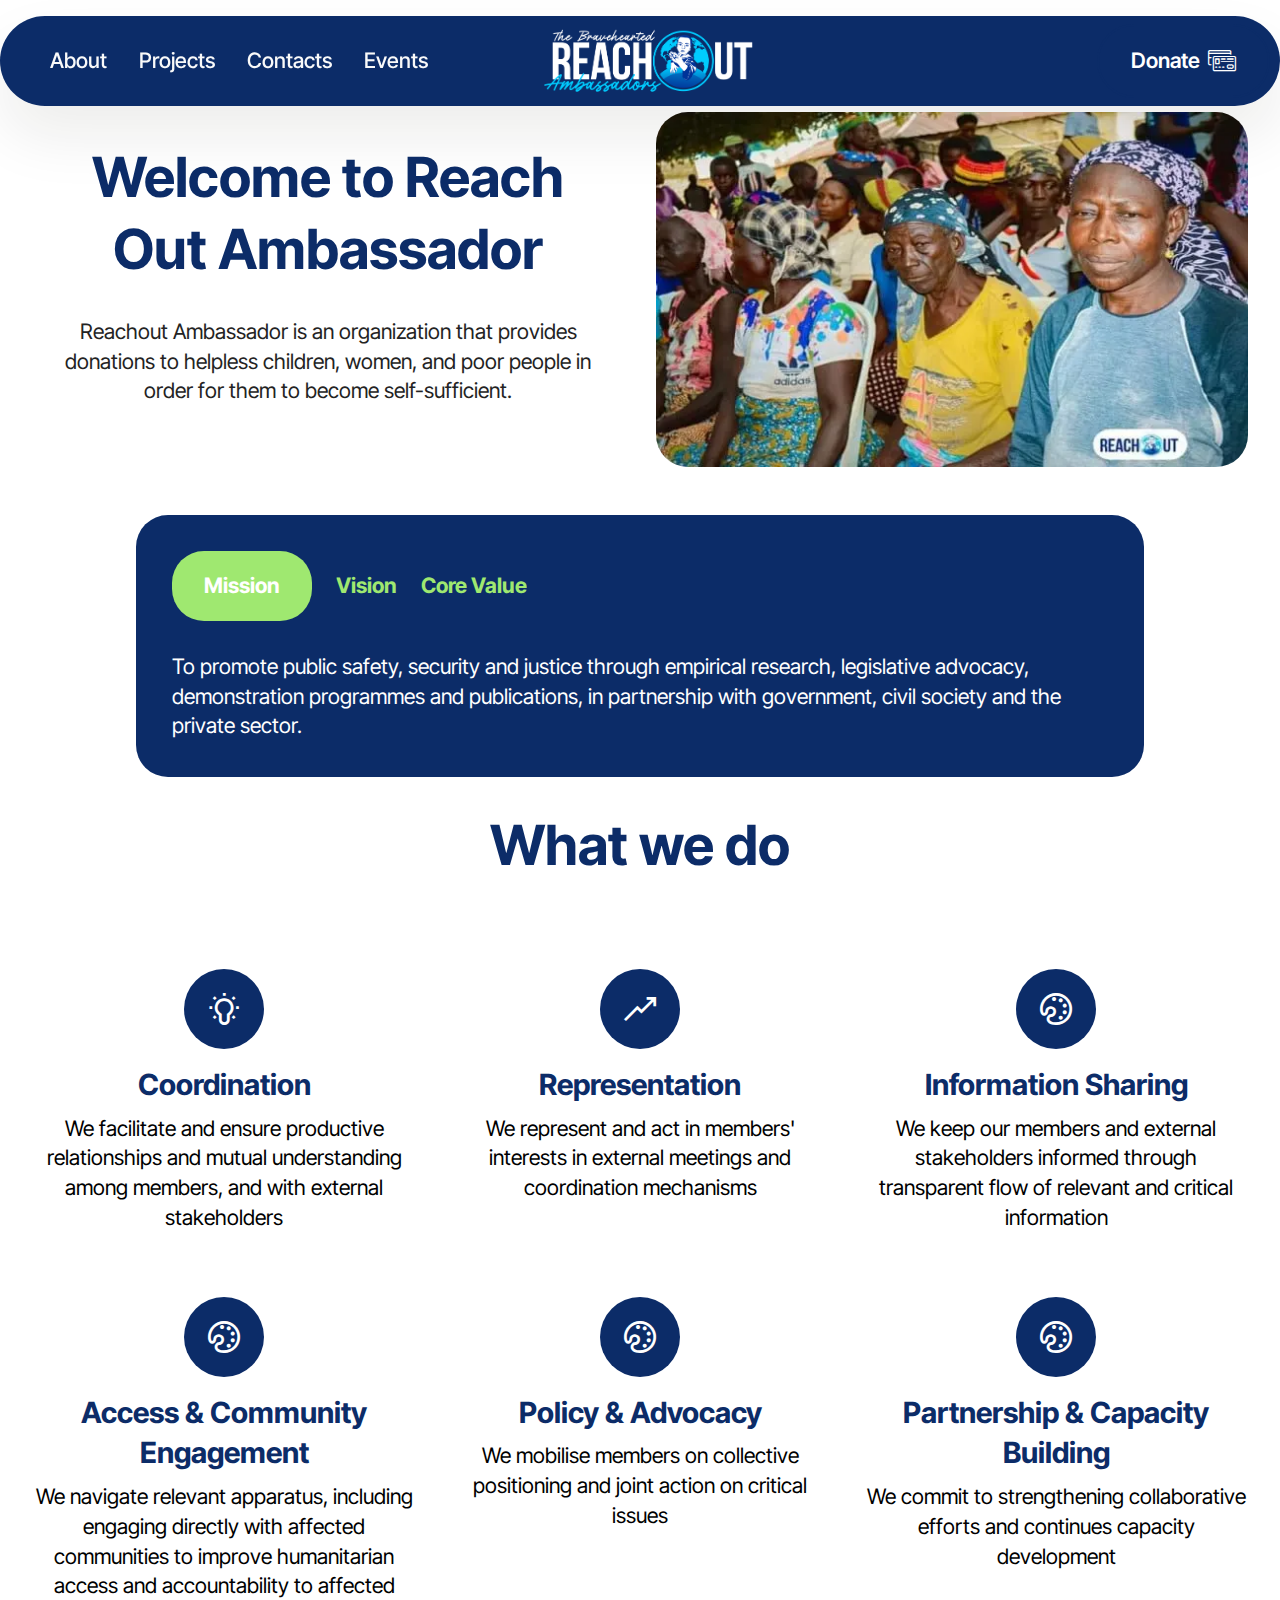
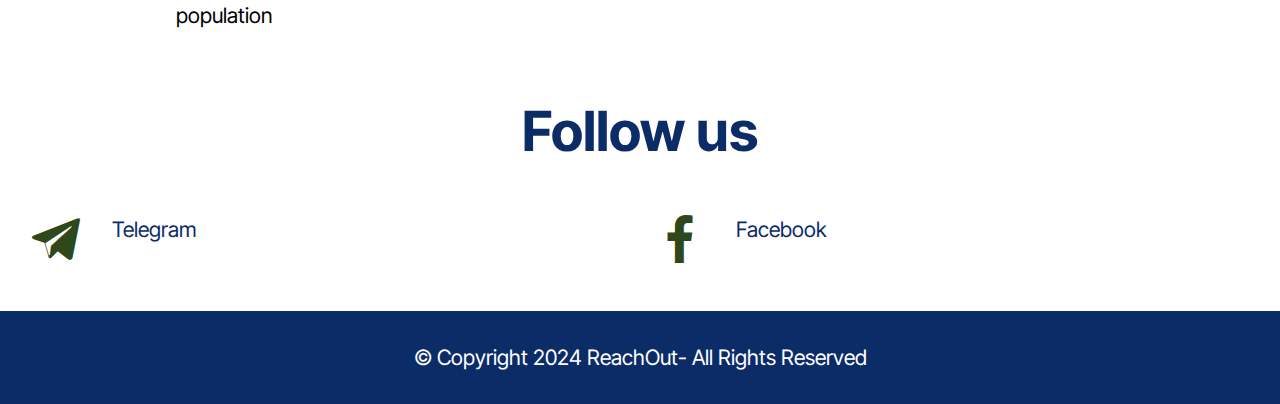
<file: index.html>
<!DOCTYPE html>
<html  >
<head>
  <!-- Site made with Mobirise Website Builder v5.9.24, https://mobirise.com -->
  <meta charset="UTF-8">
  <meta http-equiv="X-UA-Compatible" content="IE=edge">
  <meta name="generator" content="Mobirise v5.9.24, mobirise.com">
  <meta name="viewport" content="width=device-width, initial-scale=1, minimum-scale=1">
  <link rel="shortcut icon" href="assets/images/reachout.png" type="image/x-icon">
  <meta name="description" content="">
  
  
  <title>Home</title>
  <link rel="stylesheet" href="assets/web/assets/mobirise-icons2/mobirise2.css">
  <link rel="stylesheet" href="assets/web/assets/mobirise-icons/mobirise-icons.css">
  <link rel="stylesheet" href="assets/bootstrap/css/bootstrap.min.css">
  <link rel="stylesheet" href="assets/bootstrap/css/bootstrap-grid.min.css">
  <link rel="stylesheet" href="assets/bootstrap/css/bootstrap-reboot.min.css">
  <link rel="stylesheet" href="assets/dropdown/css/style.css">
  <link rel="stylesheet" href="assets/socicon/css/styles.css">
  <link rel="stylesheet" href="assets/theme/css/style.css">
  <link rel="preload" href="https://fonts.googleapis.com/css?family=Inter+Tight:100,200,300,400,500,600,700,800,900,100i,200i,300i,400i,500i,600i,700i,800i,900i&display=swap" as="style" onload="this.onload=null;this.rel='stylesheet'">
  <noscript><link rel="stylesheet" href="https://fonts.googleapis.com/css?family=Inter+Tight:100,200,300,400,500,600,700,800,900,100i,200i,300i,400i,500i,600i,700i,800i,900i&display=swap"></noscript>
  <link rel="preload" as="style" href="assets/mobirise/css/mbr-additional.css?v=uFgCKf"><link rel="stylesheet" href="assets/mobirise/css/mbr-additional.css?v=uFgCKf" type="text/css">

  
  
  
</head>
<body>
  
  <section data-bs-version="5.1" class="menu menu4 cid-ut9Uj3J0Cj" once="menu" id="menu04-0">
	

	<nav class="navbar navbar-dropdown navbar-fixed-top navbar-expand-lg">
		<div class="container">
			<div class="navbar-brand">
				<span class="navbar-logo">
					
						<img src="assets/images/reachout.png" alt="ReachOut Ambassador" style="height: 3.9rem;">
					
				</span>
				
			</div>
			<button class="navbar-toggler" type="button" data-toggle="collapse" data-bs-toggle="collapse" data-target="#navbarSupportedContent" data-bs-target="#navbarSupportedContent" aria-controls="navbarNavAltMarkup" aria-expanded="false" aria-label="Toggle navigation">
				<div class="hamburger">
					<span></span>
					<span></span>
					<span></span>
					<span></span>
				</div>
			</button>
			<div class="collapse navbar-collapse" id="navbarSupportedContent">
				<ul class="navbar-nav nav-dropdown" data-app-modern-menu="true"><li class="nav-item">
						<a class="nav-link link text-white text-primary display-4" href="https://google.com">About</a>
					</li>
					<li class="nav-item">
						<a class="nav-link link show text-white text-primary display-4" href="index.html" aria-expanded="false">Projects</a>
					</li>
					<li class="nav-item">
						<a class="nav-link link text-white text-primary display-4" href="contact.html">Contacts</a>
					</li><li class="nav-item"><a class="nav-link link text-white text-primary display-4" href="event.html" aria-expanded="false">Events</a></li></ul>
				
				<div class="navbar-buttons mbr-section-btn"><a class="btn btn-primary display-4" href="donate.html"><span class="mbri-credit-card mbr-iconfont mbr-iconfont-btn"></span>Donate</a></div>
			</div>
		</div>
	</nav>
</section>

<section data-bs-version="5.1" class="header1 cid-ut9VYM1GdE" id="header01-2">
	

	
	

	<div class="container-fluid">
		<div class="row justify-content-center">
			<div class="col-12 col-md-12 col-lg-6 image-wrapper">
				<img class="w-100" src="assets/images/6715e21a22d491729487386-1-600x360.webp" alt="ROA">
			</div>
			<div class="col-12 col-lg col-md-12">
				<div class="text-wrapper align-left">
					<h1 class="mbr-section-title mbr-fonts-style mb-4 display-2"><strong>Welcome to Reach Out&nbsp;Ambassador</strong></h1>
					<p class="mbr-text mbr-fonts-style mb-4 display-7">
						Reachout Ambassador is an organization that provides donations to helpless children, women, and poor people in order for them to become self-sufficient.
					</p>
					
				</div>
			</div>
		</div>
	</div>
</section>

<section data-bs-version="5.1" class="tabs content18 cid-ut9XvgHuuL" id="tabs1-5">

    

    
    
    <div class="container">
        
        <div class="row justify-content-center">
            <div class="col-12 col-md-10">
                <div class="item-wrapper">
                    <ul class="nav nav-tabs mb-4" role="tablist">
                        <li class="nav-item first mbr-fonts-style"><a class="nav-link mbr-fonts-style show active display-7" role="tab" data-toggle="tab" data-bs-toggle="tab" href="#tabs1-5_tab0" aria-selected="true"><strong>Mission</strong></a></li>
                        <li class="nav-item"><a class="nav-link mbr-fonts-style active display-7" role="tab" data-toggle="tab" data-bs-toggle="tab" href="#tabs1-5_tab1" aria-selected="true"><strong>Vision</strong></a></li>
                        <li class="nav-item"><a class="nav-link mbr-fonts-style active display-7" role="tab" data-toggle="tab" data-bs-toggle="tab" href="#tabs1-5_tab2" aria-selected="true"><strong>Core Value</strong></a></li>
                        
                        
                        
                    </ul>
                    <div class="tab-content">
                        <div id="tab1" class="tab-pane in active" role="tabpanel">
                            <div class="row">
                                <div class="col-md-12">
                                    <p class="mbr-text mbr-fonts-style display-7">
                                        To promote public safety, security and justice through empirical research, legislative advocacy, demonstration programmes and publications, in partnership with government, civil society and the private sector.
                                    </p>
                                </div>
                            </div>
                        </div>
                        <div id="tab2" class="tab-pane" role="tabpanel">
                            <div class="row">
                                <div class="col-md-12">
                                    <p class="mbr-text mbr-fonts-style display-7">
                                        To be the leading civil society organization on public safety, security and justice in Africa. </p>
                                </div>
                            </div>
                        </div>
                        <div id="tab3" class="tab-pane" role="tabpanel">
                            <div class="row">
                                <div class="col-md-12">
                                    <p class="mbr-text mbr-fonts-style display-7">Professionalism
<br>    Integrity
<br>    Team spirit
<br>    Respect for human rights
<br>    Innovation<br></p>
                                </div>
                            </div>
                        </div>
                        
                        
                        
                    </div>
                </div>
            </div>
        </div>
    </div>
</section>

<section data-bs-version="5.1" class="features10 cid-ut9YXDaTfB" id="features010-6">
  

  
  
  <div class="container">
    <div class="row justify-content-center mb-5">
      <div class="col-12 mb-0 content-head">
        <h3 class="mbr-section-title mbr-fonts-style align-center display-2">
          <strong>What we do</strong></h3>
        
      </div>
    </div>
    <div class="row">
      <div class="item features-without-image col-12 col-md-6 col-lg-4">
        <div class="item-wrapper">
          <div class="card-box align-left">
            <div class="iconfont-wrapper mb-3">
              <span class="mbr-iconfont mobi-mbri-idea mobi-mbri"></span>
            </div>
            <h5 class="card-title mbr-fonts-style display-5">
              <strong>Coordination</strong>
            </h5>
            <p class="card-text mbr-fonts-style mb-3 display-7">
              We facilitate and ensure productive relationships and mutual understanding among members, and with external stakeholders 
            </p>
            
          </div>
        </div>
      </div>
      <div class="item features-without-image col-12 col-md-6 col-lg-4">
        <div class="item-wrapper">
          <div class="card-box align-left">
            <div class="iconfont-wrapper mb-3">
              <span class="mbr-iconfont mobi-mbri-growing-chart mobi-mbri"></span>
            </div>
            <h5 class="card-title mbr-fonts-style display-5">
              <strong>Representation</strong>
            </h5>
            <p class="card-text mbr-fonts-style mb-3 display-7">
              We represent and act in members' interests in external meetings and coordination mechanisms 
            </p>
            
          </div>
        </div>
      </div>
      <div class="item features-without-image col-12 col-md-6 col-lg-4">
        <div class="item-wrapper">
          <div class="card-box align-left">
            <div class="iconfont-wrapper mb-3">
              <span class="mbr-iconfont mobi-mbri-change-style mobi-mbri"></span>
            </div>
            <h5 class="card-title mbr-fonts-style display-5"><strong>Information Sharing</strong></h5>
            <p class="card-text mbr-fonts-style mb-3 display-7">
              We keep our members and external stakeholders informed through transparent flow of relevant and critical information
            </p>
            
          </div>
        </div>
      </div><div class="item features-without-image col-12 col-md-6 col-lg-4">
        <div class="item-wrapper">
          <div class="card-box align-left">
            <div class="iconfont-wrapper mb-3">
              <span class="mbr-iconfont mobi-mbri-change-style mobi-mbri"></span>
            </div>
            <h5 class="card-title mbr-fonts-style display-5"><strong>Access &amp; Community Engagement</strong></h5>
            <p class="card-text mbr-fonts-style mb-3 display-7">
              We navigate relevant apparatus, including engaging directly with affected communities to improve humanitarian access and accountability to affected population  
            </p>
            
          </div>
        </div>
      </div><div class="item features-without-image col-12 col-md-6 col-lg-4">
        <div class="item-wrapper">
          <div class="card-box align-left">
            <div class="iconfont-wrapper mb-3">
              <span class="mbr-iconfont mobi-mbri-change-style mobi-mbri"></span>
            </div>
            <h5 class="card-title mbr-fonts-style display-5"><strong>Policy &amp; Advocacy</strong></h5>
            <p class="card-text mbr-fonts-style mb-3 display-7">
              We mobilise members on collective positioning and joint action on critical issues 
            </p>
            
          </div>
        </div>
      </div><div class="item features-without-image col-12 col-md-6 col-lg-4">
        <div class="item-wrapper">
          <div class="card-box align-left">
            <div class="iconfont-wrapper mb-3">
              <span class="mbr-iconfont mobi-mbri-change-style mobi-mbri"></span>
            </div>
            <h5 class="card-title mbr-fonts-style display-5"><strong>Partnership &amp; Capacity Building</strong></h5>
            <p class="card-text mbr-fonts-style mb-3 display-7">
              We commit to strengthening collaborative efforts and continues capacity development 
            </p>
            
          </div>
        </div>
      </div>
    </div>
  </div>
</section>

<section data-bs-version="5.1" class="social02 cid-ut9XrDl7yl" id="social02-4">
	

	
	
	<div class="container">
		<div class="row justify-content-center">
			<div class="col-12 content-head">
				<div class="mb-5">
					<h5 class="mbr-section-title mbr-fonts-style align-center mb-0 display-2">
						<strong>Follow us</strong>
					</h5>
					
				</div>
			</div>
		</div>
		<div class="row">
			
			
			<div class="item features-without-image col-12 col-md-6 col-lg-6 active">
				<div class="item-wrapper">
					<a href="https://t.me/+uTt3WDBaxZhiZTY0" target="_blank"><span class="mbr-iconfont m-auto socicon-telegram socicon"></span></a>
					<div class="card-box">
						<h4 class="card-title mbr-fonts-style mb-1 display-7">
							<strong><a href="https://t.me/+uTt3WDBaxZhiZTY0" class="text-primary" target="_blank">Telegram</a></strong></h4>
						
					</div>
				</div>
			</div>
			
			
			<div class="item features-without-image col-12 col-md-6 col-lg-6">
				<div class="item-wrapper">
					<a href="https://www.facebook.com/share/p/kGeqtqeP5Ja9bac6/?mibextid=oFDknk" target="_blank"><span class="mbr-iconfont m-auto socicon-facebook socicon"></span></a>
					<div class="card-box">
						<h4 class="card-title mbr-fonts-style mb-1 display-7">
							<strong><a href="https://www.facebook.com/share/p/kGeqtqeP5Ja9bac6/?mibextid=oFDknk" class="text-primary">Facebook</a></strong>
						</h4>
						
					</div>
				</div>
			</div>
		</div>
	</div>
</section>

<section data-bs-version="5.1" class="footer4 cid-ut9X4LRyF2" once="footers" id="footer04-3">

    

    

    <div class="container">
        <div class="media-container-row align-center mbr-white">
            <div class="col-12">
                <p class="mbr-text mb-0 mbr-fonts-style display-7">
                    © Copyright 2024 ReachOut- All Rights Reserved
                </p>
            </div>
        </div>
    </div>
</section>
	
	
	<script src="assets/bootstrap/js/bootstrap.bundle.min.js"></script>  <script src="assets/smoothscroll/smooth-scroll.js"></script>  <script src="assets/ytplayer/index.js"></script>  <script src="assets/dropdown/js/navbar-dropdown.js"></script>  <script src="assets/mbr-tabs/mbr-tabs.js"></script>  <script src="assets/theme/js/script.js"></script>  
  
  
</body>
</html>
</file>
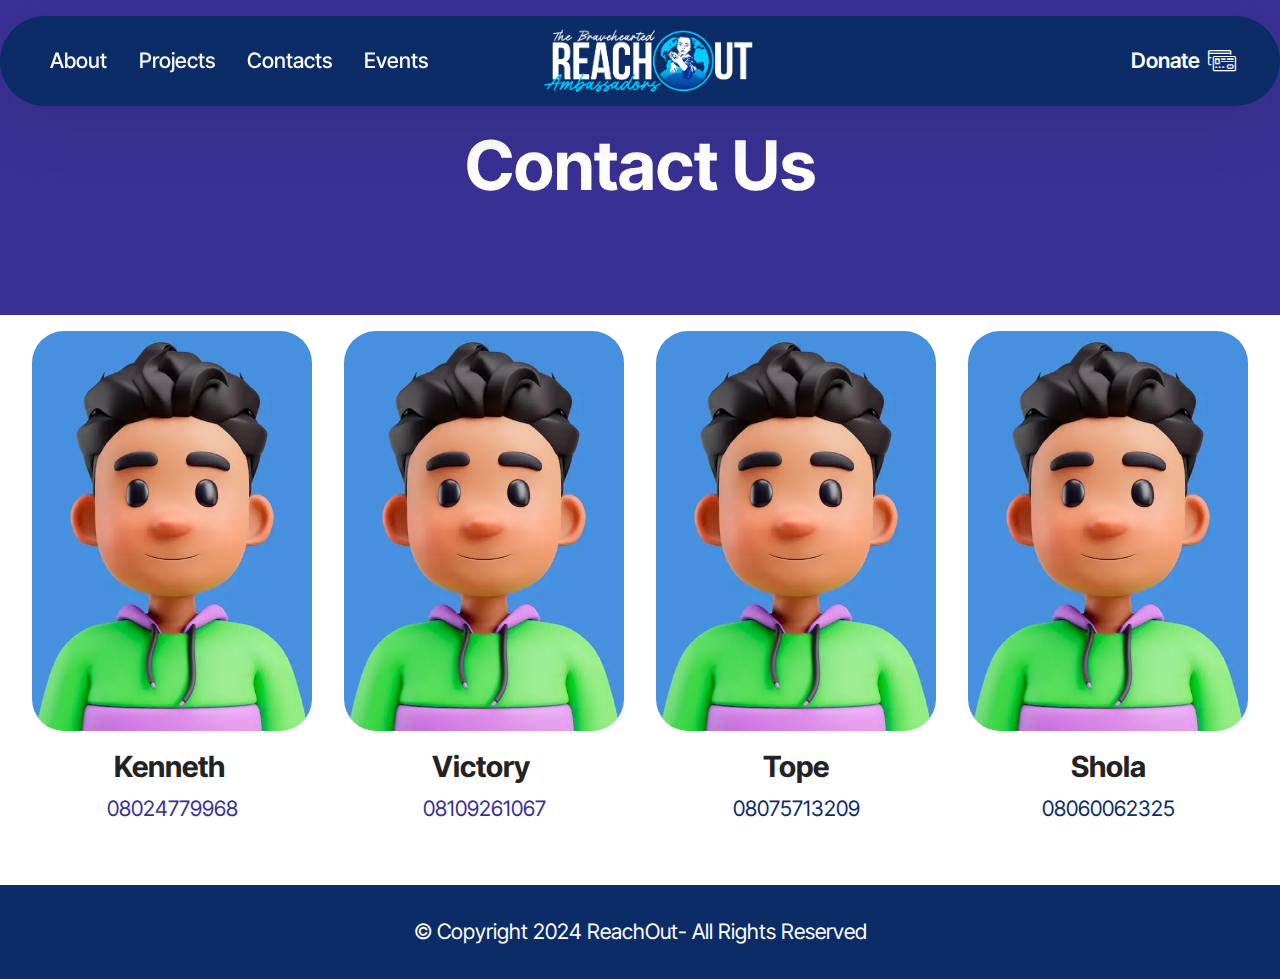
<file: contact.html>
<!DOCTYPE html>
<html  >
<head>
  <!-- Site made with Mobirise Website Builder v5.9.24, https://mobirise.com -->
  <meta charset="UTF-8">
  <meta http-equiv="X-UA-Compatible" content="IE=edge">
  <meta name="generator" content="Mobirise v5.9.24, mobirise.com">
  <meta name="viewport" content="width=device-width, initial-scale=1, minimum-scale=1">
  <link rel="shortcut icon" href="assets/images/reachout.png" type="image/x-icon">
  <meta name="description" content="">
  
  
  <title>Contact</title>
  <link rel="stylesheet" href="assets/web/assets/mobirise-icons2/mobirise2.css">
  <link rel="stylesheet" href="assets/web/assets/mobirise-icons/mobirise-icons.css">
  <link rel="stylesheet" href="assets/bootstrap/css/bootstrap.min.css">
  <link rel="stylesheet" href="assets/bootstrap/css/bootstrap-grid.min.css">
  <link rel="stylesheet" href="assets/bootstrap/css/bootstrap-reboot.min.css">
  <link rel="stylesheet" href="assets/dropdown/css/style.css">
  <link rel="stylesheet" href="assets/theme/css/style.css">
  <link rel="preload" href="https://fonts.googleapis.com/css?family=Inter+Tight:100,200,300,400,500,600,700,800,900,100i,200i,300i,400i,500i,600i,700i,800i,900i&display=swap" as="style" onload="this.onload=null;this.rel='stylesheet'">
  <noscript><link rel="stylesheet" href="https://fonts.googleapis.com/css?family=Inter+Tight:100,200,300,400,500,600,700,800,900,100i,200i,300i,400i,500i,600i,700i,800i,900i&display=swap"></noscript>
  <link rel="preload" as="style" href="assets/mobirise/css/mbr-additional.css?v=DI3eJQ"><link rel="stylesheet" href="assets/mobirise/css/mbr-additional.css?v=DI3eJQ" type="text/css">

  
  
  
</head>
<body>
  
  <section data-bs-version="5.1" class="menu menu4 cid-ut9Uj3J0Cj" once="menu" id="menu04-7">
	

	<nav class="navbar navbar-dropdown navbar-fixed-top navbar-expand-lg">
		<div class="container">
			<div class="navbar-brand">
				<span class="navbar-logo">
					
						<img src="assets/images/reachout.png" alt="ReachOut Ambassador" style="height: 3.9rem;">
					
				</span>
				
			</div>
			<button class="navbar-toggler" type="button" data-toggle="collapse" data-bs-toggle="collapse" data-target="#navbarSupportedContent" data-bs-target="#navbarSupportedContent" aria-controls="navbarNavAltMarkup" aria-expanded="false" aria-label="Toggle navigation">
				<div class="hamburger">
					<span></span>
					<span></span>
					<span></span>
					<span></span>
				</div>
			</button>
			<div class="collapse navbar-collapse" id="navbarSupportedContent">
				<ul class="navbar-nav nav-dropdown" data-app-modern-menu="true"><li class="nav-item">
						<a class="nav-link link text-white text-primary display-4" href="https://google.com">About</a>
					</li>
					<li class="nav-item">
						<a class="nav-link link show text-white text-primary display-4" href="index.html" aria-expanded="false">Projects</a>
					</li>
					<li class="nav-item">
						<a class="nav-link link text-white text-primary display-4" href="contact.html">Contacts</a>
					</li><li class="nav-item"><a class="nav-link link text-white text-primary display-4" href="event.html" aria-expanded="false">Events</a></li></ul>
				
				<div class="navbar-buttons mbr-section-btn"><a class="btn btn-primary display-4" href="donate.html"><span class="mbri-credit-card mbr-iconfont mbr-iconfont-btn"></span>Donate</a></div>
			</div>
		</div>
	</nav>
</section>

<section data-bs-version="5.1" class="header09 startm5 cid-uu200oyRnk" id="header09-f">	
    
	
	
	<div class="container">
		<div class="row">
			<div class="content-wrap col-12 col-md-5">
				<h1 class="mbr-section-title mbr-fonts-style mbr-white mb-4 display-1"><strong>Contact Us</strong></h1>
				
				
				
			</div>
		</div>
	</div>
</section>

<section data-bs-version="5.1" class="people03 cid-uu20zMZ8Kx" id="people03-g">
	
	
	<div class="container">
		<div class="row justify-content-center">
			<div class="col-12 content-head">
				
			</div>
		</div>
		<div class="row">
			<div class="item features-image col-12 col-md-6 col-lg-3">
				<div class="item-wrapper">
					<div class="item-img mb-3">
						<img src="assets/images/3d-illustration-human-avatar-profile-23-2150671143-626x626.webp" alt="" title="" data-slide-to="0" data-bs-slide-to="0">
					</div>
					<div class="item-content align-left">
						<h5 class="item-title mbr-fonts-style display-5"><strong>Kenneth&nbsp;</strong></h5>
						<h6 class="item-subtitle mbr-fonts-style mb-3 display-7"><a href="tel:08024779968" class="text-secondary">08024779968</a></h6>
						
					</div>
					
				</div>
			</div><div class="item features-image col-12 col-md-6 col-lg-3">
				<div class="item-wrapper">
					<div class="item-img mb-3">
						<img src="assets/images/3d-illustration-human-avatar-profile-23-2150671143-626x626.webp" alt="" title="" data-slide-to="1" data-bs-slide-to="1">
					</div>
					<div class="item-content align-left">
						<h5 class="item-title mbr-fonts-style display-5"><strong>Victory&nbsp;</strong></h5>
						<h6 class="item-subtitle mbr-fonts-style mb-3 display-7"><a href="tel:08109261067" class="text-secondary">08109261067</a></h6>
						
					</div>
					
				</div>
			</div><div class="item features-image col-12 col-md-6 col-lg-3">
				<div class="item-wrapper">
					<div class="item-img mb-3">
						<img src="assets/images/3d-illustration-human-avatar-profile-23-2150671143-626x626.webp" alt="" title="" data-slide-to="2" data-bs-slide-to="2">
					</div>
					<div class="item-content align-left">
						<h5 class="item-title mbr-fonts-style display-5"><strong>Tope</strong></h5>
						<h6 class="item-subtitle mbr-fonts-style mb-3 display-7"><a href="tel:08075713209" class="text-primary">08075713209</a></h6>
						
					</div>
					
				</div>
			</div><div class="item features-image col-12 col-md-6 col-lg-3">
				<div class="item-wrapper">
					<div class="item-img mb-3">
						<img src="assets/images/3d-illustration-human-avatar-profile-23-2150671143-626x626.webp" alt="" title="" data-slide-to="3" data-bs-slide-to="3">
					</div>
					<div class="item-content align-left">
						<h5 class="item-title mbr-fonts-style display-5"><strong>Shola</strong></h5>
						<h6 class="item-subtitle mbr-fonts-style mb-3 display-7"><a href="tel:08060062325" class="text-primary">08060062325</a></h6>
						
					</div>
					
				</div>
			</div>
			
			
		</div>
	</div>
</section>

<section data-bs-version="5.1" class="footer4 cid-ut9X4LRyF2" once="footers" id="footer04-8">

    

    

    <div class="container">
        <div class="media-container-row align-center mbr-white">
            <div class="col-12">
                <p class="mbr-text mb-0 mbr-fonts-style display-7">
                    © Copyright 2024 ReachOut- All Rights Reserved
                </p>
            </div>
        </div>
    </div>
</section>
	
	<script src="assets/bootstrap/js/bootstrap.bundle.min.js"></script>  <script src="assets/smoothscroll/smooth-scroll.js"></script>  <script src="assets/ytplayer/index.js"></script>  <script src="assets/dropdown/js/navbar-dropdown.js"></script>  <script src="assets/theme/js/script.js"></script>  
  
  
</body>
</html>
</file>
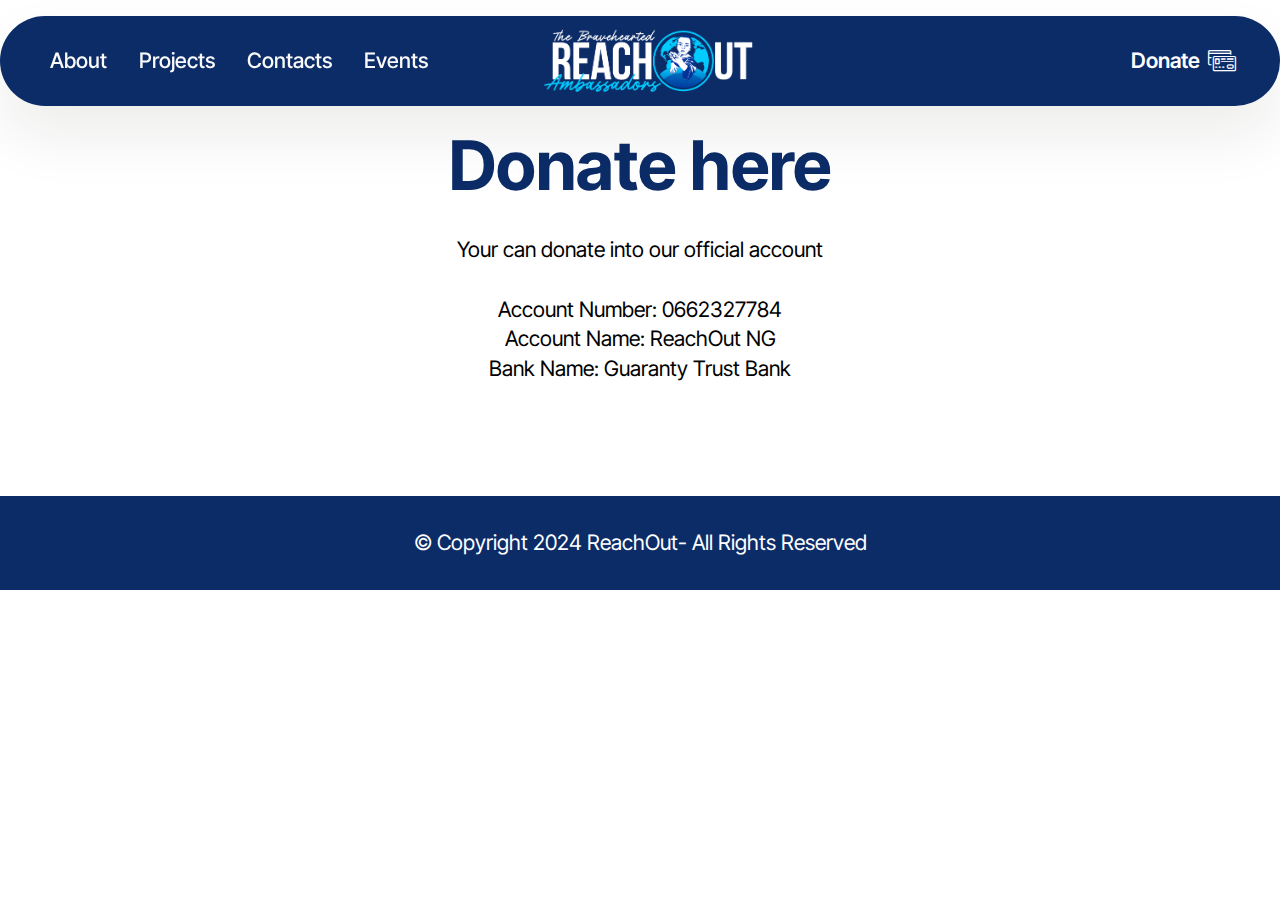
<file: donate.html>
<!DOCTYPE html>
<html  >
<head>
  <!-- Site made with Mobirise Website Builder v5.9.24, https://mobirise.com -->
  <meta charset="UTF-8">
  <meta http-equiv="X-UA-Compatible" content="IE=edge">
  <meta name="generator" content="Mobirise v5.9.24, mobirise.com">
  <meta name="viewport" content="width=device-width, initial-scale=1, minimum-scale=1">
  <link rel="shortcut icon" href="assets/images/reachout.png" type="image/x-icon">
  <meta name="description" content="">
  
  
  <title>Donate</title>
  <link rel="stylesheet" href="assets/web/assets/mobirise-icons2/mobirise2.css">
  <link rel="stylesheet" href="assets/web/assets/mobirise-icons/mobirise-icons.css">
  <link rel="stylesheet" href="assets/bootstrap/css/bootstrap.min.css">
  <link rel="stylesheet" href="assets/bootstrap/css/bootstrap-grid.min.css">
  <link rel="stylesheet" href="assets/bootstrap/css/bootstrap-reboot.min.css">
  <link rel="stylesheet" href="assets/dropdown/css/style.css">
  <link rel="stylesheet" href="assets/theme/css/style.css">
  <link rel="preload" href="https://fonts.googleapis.com/css?family=Inter+Tight:100,200,300,400,500,600,700,800,900,100i,200i,300i,400i,500i,600i,700i,800i,900i&display=swap" as="style" onload="this.onload=null;this.rel='stylesheet'">
  <noscript><link rel="stylesheet" href="https://fonts.googleapis.com/css?family=Inter+Tight:100,200,300,400,500,600,700,800,900,100i,200i,300i,400i,500i,600i,700i,800i,900i&display=swap"></noscript>
  <link rel="preload" as="style" href="assets/mobirise/css/mbr-additional.css?v=kX26Nw"><link rel="stylesheet" href="assets/mobirise/css/mbr-additional.css?v=kX26Nw" type="text/css">

  
  
  
</head>
<body>
  
  <section data-bs-version="5.1" class="menu menu4 cid-ut9Uj3J0Cj" once="menu" id="menu04-9">
	

	<nav class="navbar navbar-dropdown navbar-fixed-top navbar-expand-lg">
		<div class="container">
			<div class="navbar-brand">
				<span class="navbar-logo">
					
						<img src="assets/images/reachout.png" alt="ReachOut Ambassador" style="height: 3.9rem;">
					
				</span>
				
			</div>
			<button class="navbar-toggler" type="button" data-toggle="collapse" data-bs-toggle="collapse" data-target="#navbarSupportedContent" data-bs-target="#navbarSupportedContent" aria-controls="navbarNavAltMarkup" aria-expanded="false" aria-label="Toggle navigation">
				<div class="hamburger">
					<span></span>
					<span></span>
					<span></span>
					<span></span>
				</div>
			</button>
			<div class="collapse navbar-collapse" id="navbarSupportedContent">
				<ul class="navbar-nav nav-dropdown" data-app-modern-menu="true"><li class="nav-item">
						<a class="nav-link link text-white text-primary display-4" href="https://google.com">About</a>
					</li>
					<li class="nav-item">
						<a class="nav-link link show text-white text-primary display-4" href="index.html" aria-expanded="false">Projects</a>
					</li>
					<li class="nav-item">
						<a class="nav-link link text-white text-primary display-4" href="contact.html">Contacts</a>
					</li><li class="nav-item"><a class="nav-link link text-white text-primary display-4" href="event.html" aria-expanded="false">Events</a></li></ul>
				
				<div class="navbar-buttons mbr-section-btn"><a class="btn btn-primary display-4" href="donate.html"><span class="mbri-credit-card mbr-iconfont mbr-iconfont-btn"></span>Donate</a></div>
			</div>
		</div>
	</nav>
</section>

<section data-bs-version="5.1" class="header19 cid-uu1Zgx7muA" id="header19-b">
  

  
  
  <div class="container">
    <div class="row">
      <div class="content-wrap col-12 col-md-7">
        <h1 class="mbr-section-title mbr-fonts-style mb-4 display-1">
          <strong>Donate here</strong></h1>
        <p class="mbr-fonts-style mbr-text mb-4 display-7">Your can donate into our official account<br><br>Account Number: 0662327784
<br>Account Name: ReachOut NG 
<br>Bank Name: Guaranty Trust Bank</p>
        
        
      </div>
    </div>
  </div>
</section>

<section data-bs-version="5.1" class="footer4 cid-ut9X4LRyF2" once="footers" id="footer04-a">

    

    

    <div class="container">
        <div class="media-container-row align-center mbr-white">
            <div class="col-12">
                <p class="mbr-text mb-0 mbr-fonts-style display-7">
                    © Copyright 2024 ReachOut- All Rights Reserved
                </p>
            </div>
        </div>
    </div>
</section>
	
	
	<script src="assets/bootstrap/js/bootstrap.bundle.min.js"></script>  <script src="assets/smoothscroll/smooth-scroll.js"></script>  <script src="assets/ytplayer/index.js"></script>  <script src="assets/dropdown/js/navbar-dropdown.js"></script>  <script src="assets/theme/js/script.js"></script>  
  
  
</body>
</html>
</file>
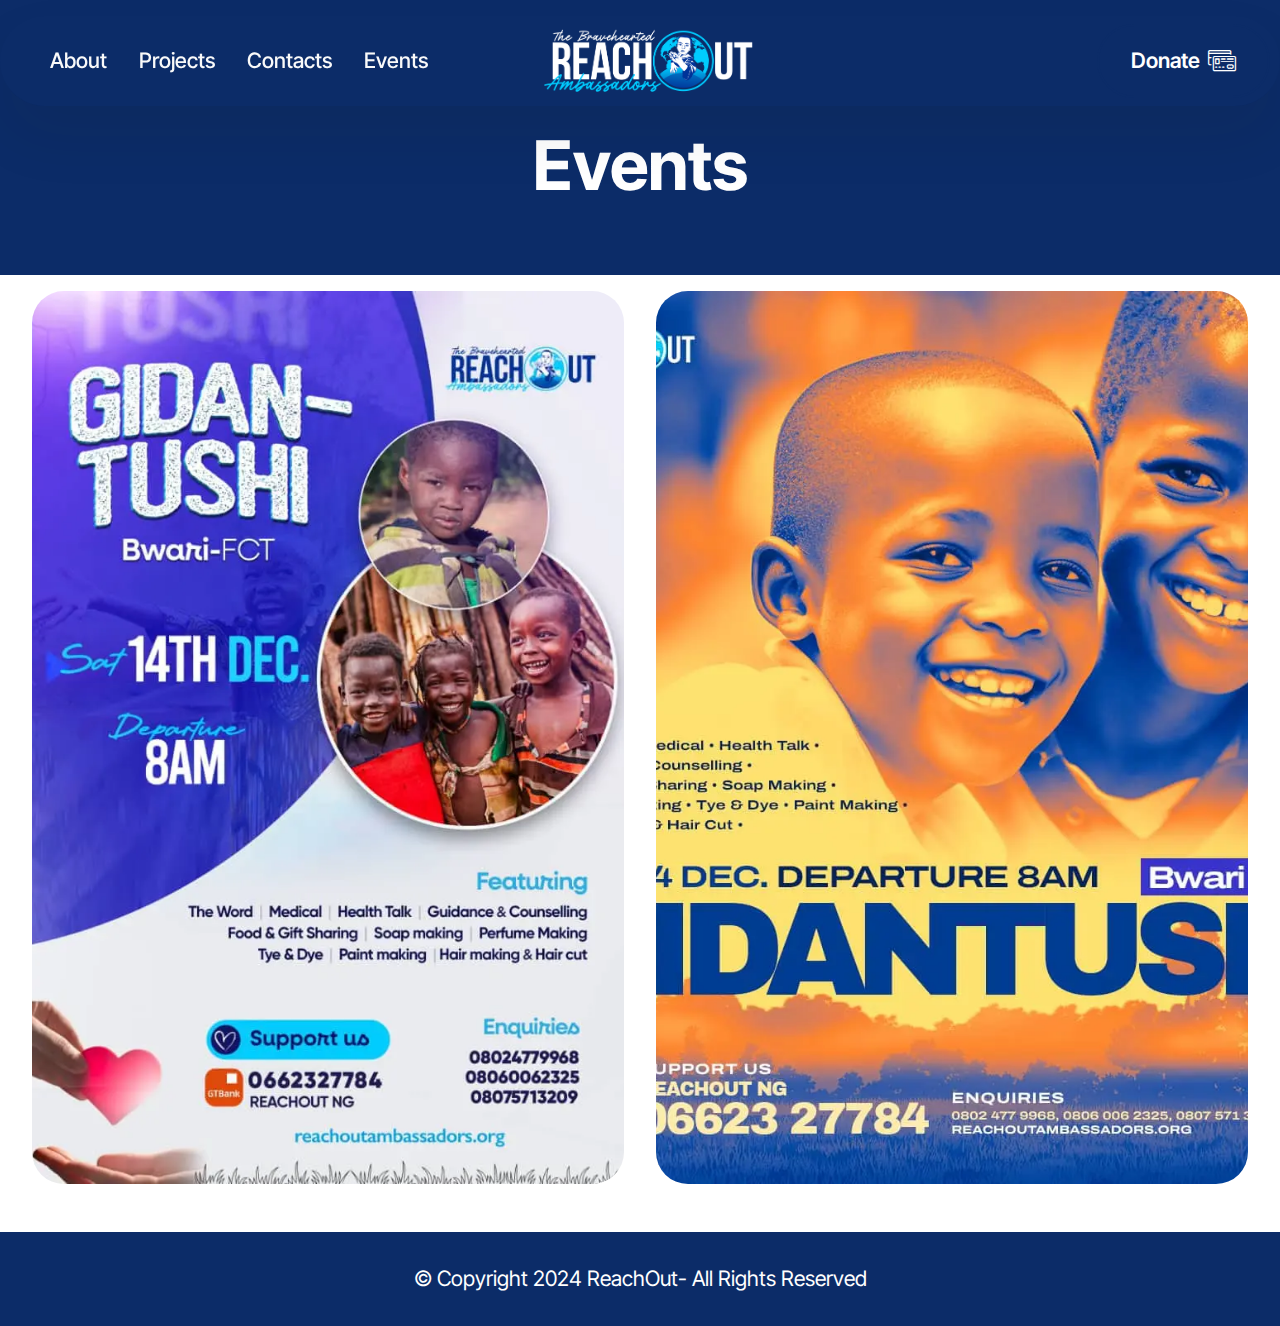
<file: event.html>
<!DOCTYPE html>
<html  >
<head>
  <!-- Site made with Mobirise Website Builder v5.9.24, https://mobirise.com -->
  <meta charset="UTF-8">
  <meta http-equiv="X-UA-Compatible" content="IE=edge">
  <meta name="generator" content="Mobirise v5.9.24, mobirise.com">
  <meta name="viewport" content="width=device-width, initial-scale=1, minimum-scale=1">
  <link rel="shortcut icon" href="assets/images/reachout.png" type="image/x-icon">
  <meta name="description" content="">
  
  
  <title>Event</title>
  <link rel="stylesheet" href="assets/web/assets/mobirise-icons2/mobirise2.css">
  <link rel="stylesheet" href="assets/web/assets/mobirise-icons/mobirise-icons.css">
  <link rel="stylesheet" href="assets/bootstrap/css/bootstrap.min.css">
  <link rel="stylesheet" href="assets/bootstrap/css/bootstrap-grid.min.css">
  <link rel="stylesheet" href="assets/bootstrap/css/bootstrap-reboot.min.css">
  <link rel="stylesheet" href="assets/dropdown/css/style.css">
  <link rel="stylesheet" href="assets/theme/css/style.css">
  <link rel="preload" href="https://fonts.googleapis.com/css?family=Inter+Tight:100,200,300,400,500,600,700,800,900,100i,200i,300i,400i,500i,600i,700i,800i,900i&display=swap" as="style" onload="this.onload=null;this.rel='stylesheet'">
  <noscript><link rel="stylesheet" href="https://fonts.googleapis.com/css?family=Inter+Tight:100,200,300,400,500,600,700,800,900,100i,200i,300i,400i,500i,600i,700i,800i,900i&display=swap"></noscript>
  <link rel="preload" as="style" href="assets/mobirise/css/mbr-additional.css?v=2u9KYn"><link rel="stylesheet" href="assets/mobirise/css/mbr-additional.css?v=2u9KYn" type="text/css">

  
  
  
</head>
<body>
  
  <section data-bs-version="5.1" class="menu menu4 cid-ut9Uj3J0Cj" once="menu" id="menu04-i">
	

	<nav class="navbar navbar-dropdown navbar-fixed-top navbar-expand-lg">
		<div class="container">
			<div class="navbar-brand">
				<span class="navbar-logo">
					
						<img src="assets/images/reachout.png" alt="ReachOut Ambassador" style="height: 3.9rem;">
					
				</span>
				
			</div>
			<button class="navbar-toggler" type="button" data-toggle="collapse" data-bs-toggle="collapse" data-target="#navbarSupportedContent" data-bs-target="#navbarSupportedContent" aria-controls="navbarNavAltMarkup" aria-expanded="false" aria-label="Toggle navigation">
				<div class="hamburger">
					<span></span>
					<span></span>
					<span></span>
					<span></span>
				</div>
			</button>
			<div class="collapse navbar-collapse" id="navbarSupportedContent">
				<ul class="navbar-nav nav-dropdown" data-app-modern-menu="true"><li class="nav-item">
						<a class="nav-link link text-white text-primary display-4" href="https://google.com">About</a>
					</li>
					<li class="nav-item">
						<a class="nav-link link show text-white text-primary display-4" href="index.html" aria-expanded="false">Projects</a>
					</li>
					<li class="nav-item">
						<a class="nav-link link text-white text-primary display-4" href="contact.html">Contacts</a>
					</li><li class="nav-item"><a class="nav-link link text-white text-primary display-4" href="event.html" aria-expanded="false">Events</a></li></ul>
				
				<div class="navbar-buttons mbr-section-btn"><a class="btn btn-primary display-4" href="donate.html"><span class="mbri-credit-card mbr-iconfont mbr-iconfont-btn"></span>Donate</a></div>
			</div>
		</div>
	</nav>
</section>

<section data-bs-version="5.1" class="header13 cid-uuJwjgASQW" id="header13-n">
  

  
  

  <div class="align-center container">
    <div class="row justify-content-center">
      <div class="col-md-12 mb-5 content-head">
        <h1 class="mbr-section-title mbr-fonts-style display-1"><strong>Events</strong></h1>
        
        
      </div>
    </div>

    <div class="row justify-content-center">
      
    </div>
  </div>
</section>

<section data-bs-version="5.1" class="gallery1 mbr-gallery cid-uuJwBiSggU" id="gallery01-o">
    
    

    <div class="container-fluid">
        <div class="row justify-content-center">
            <div class="col-12 content-head">
                
            </div>
        </div>
        
        <div class="row mbr-gallery">
            <div class="col-12 col-md-6 col-lg-6 item gallery-image">
                <div class="item-wrapper mb-3" data-toggle="modal" data-bs-toggle="modal" data-target="#uxsRYXr1Rf-modal" data-bs-target="#uxsRYXr1Rf-modal">
                    <img class="w-100" src="assets/images/whatsapp-image-2024-11-19-at-10.39.34-1c417f4c-1-729x1080.webp" alt="NGO" data-slide-to="0" data-bs-slide-to="0" data-target="#lb-uxsRYXr1Rf" data-bs-target="#lb-uxsRYXr1Rf">
                    <div class="icon-wrapper">
                        <span class="mobi-mbri mobi-mbri-search mbr-iconfont mbr-iconfont-btn"></span>
                    </div>
                </div>
                
            </div>
            <div class="col-12 col-md-6 col-lg-6 item gallery-image">
                <div class="item-wrapper mb-3" data-toggle="modal" data-bs-toggle="modal" data-target="#uxsRYXr1Rf-modal" data-bs-target="#uxsRYXr1Rf-modal">
                    <img class="w-100" src="assets/images/whatsapp-image-2024-11-19-at-10.39.33-5b0d96e8-1-1080x1080.webp" alt="NGO" data-slide-to="1" data-bs-slide-to="1" data-target="#lb-uxsRYXr1Rf" data-bs-target="#lb-uxsRYXr1Rf">
                    <div class="icon-wrapper">
                        <span class="mobi-mbri mobi-mbri-search mbr-iconfont mbr-iconfont-btn"></span>
                    </div>
                </div>
                
            </div>
            
            
            
            
            
            
        </div>

        <div class="modal mbr-slider" tabindex="-1" role="dialog" aria-hidden="true" id="uxsRYXr1Rf-modal">
            <div class="modal-dialog" role="document">
                <div class="modal-content">
                    <div class="modal-body">
                        <div class="carousel slide carousel-fade" data-pause="false" data-bs-pause="false" id="lb-uxsRYXr1Rf" data-ride="carousel" data-bs-ride="carousel" data-interval="5000" data-bs-interval="5000">
                            <div class="carousel-inner">
                                <div class="carousel-item active">
                                    <img class="d-block w-100" src="assets/images/whatsapp-image-2024-11-19-at-10.39.34-1c417f4c-1-729x1080.webp" alt="Mobirise Website Builder">
                                </div>
                                <div class="carousel-item">
                                    <img class="d-block w-100" src="assets/images/whatsapp-image-2024-11-19-at-10.39.33-5b0d96e8-1-1080x1080.webp" alt="Mobirise Website Builder">
                                </div>
                                
                                
                                
                                
                                
                                
                            </div>
                            <ol class="carousel-indicators">
                                <li data-slide-to="0" data-bs-slide-to="0" class="active" data-target="#lb-uxsRYXr1Rf" data-bs-target="#lb-uxsRYXr1Rf"></li>
                                <li data-slide-to="1" data-bs-slide-to="1" data-target="#lb-uxsRYXr1Rf" data-bs-target="#lb-uxsRYXr1Rf"></li>
                                
                                
                                
                                
                                
                                
                            </ol>
                            <a role="button" href="" class="close" data-dismiss="modal" data-bs-dismiss="modal" aria-label="Close">
                            </a>
                            <a class="carousel-control-prev carousel-control" role="button" data-slide="prev" data-bs-slide="prev" href="#lb-uxsRYXr1Rf">
                                <span class="mobi-mbri mobi-mbri-arrow-prev" aria-hidden="true"></span>
                                <span class="sr-only visually-hidden">Previous</span>
                            </a>
                            <a class="carousel-control-next carousel-control" role="button" data-slide="next" data-bs-slide="next" href="#lb-uxsRYXr1Rf">
                                <span class="mobi-mbri mobi-mbri-arrow-next" aria-hidden="true"></span>
                                <span class="sr-only visually-hidden">Next</span>
                            </a>
                        </div>
                    </div>
                </div>
            </div>
        </div>
    </div>
</section>

<section data-bs-version="5.1" class="footer4 cid-ut9X4LRyF2" once="footers" id="footer04-j">

    

    

    <div class="container">
        <div class="media-container-row align-center mbr-white">
            <div class="col-12">
                <p class="mbr-text mb-0 mbr-fonts-style display-7">
                    © Copyright 2024 ReachOut- All Rights Reserved
                </p>
            </div>
        </div>
    </div>
</section>
	
	<script src="assets/bootstrap/js/bootstrap.bundle.min.js"></script>  <script src="assets/smoothscroll/smooth-scroll.js"></script>  <script src="assets/ytplayer/index.js"></script>  <script src="assets/dropdown/js/navbar-dropdown.js"></script>  <script src="assets/theme/js/script.js"></script>  
  
  
</body>
</html>
</file>
<file: assets/web/assets/mobirise-icons2/mobirise2.css>
@font-face {
  font-family: 'Moririse2';
  font-display: swap;
  src:  url('mobirise2.eot?f2bix4');
  src:  url('mobirise2.eot?f2bix4#iefix') format('embedded-opentype'),
    url('mobirise2.ttf?f2bix4') format('truetype'),
    url('mobirise2.woff?f2bix4') format('woff'),
    url('mobirise2.svg?f2bix4#mobirise2') format('svg');
  font-weight: normal;
  font-style: normal;
}

[class^="mobi-"], [class*=" mobi-"] {
  /* use !important to prevent issues with browser extensions that change fonts */
  font-family: 'Moririse2' !important;
  speak: none;
  font-style: normal;
  font-weight: normal;
  font-variant: normal;
  text-transform: none;
  line-height: 1;

  /* Better Font Rendering =========== */
  -webkit-font-smoothing: antialiased;
  -moz-osx-font-smoothing: grayscale;
}

.mobi-mbri-add-submenu:before {
  content: "\e900";
}
.mobi-mbri-alert:before {
  content: "\e901";
}
.mobi-mbri-align-center:before {
  content: "\e902";
}
.mobi-mbri-align-justify:before {
  content: "\e903";
}
.mobi-mbri-align-left:before {
  content: "\e904";
}
.mobi-mbri-align-right:before {
  content: "\e905";
}
.mobi-mbri-android:before {
  content: "\e906";
}
.mobi-mbri-apple:before {
  content: "\e907";
}
.mobi-mbri-arrow-down:before {
  content: "\e908";
}
.mobi-mbri-arrow-next:before {
  content: "\e909";
}
.mobi-mbri-arrow-prev:before {
  content: "\e90a";
}
.mobi-mbri-arrow-up:before {
  content: "\e90b";
}
.mobi-mbri-bold:before {
  content: "\e90c";
}
.mobi-mbri-bookmark:before {
  content: "\e90d";
}
.mobi-mbri-bootstrap:before {
  content: "\e90e";
}
.mobi-mbri-briefcase:before {
  content: "\e90f";
}
.mobi-mbri-browse:before {
  content: "\e910";
}
.mobi-mbri-bulleted-list:before {
  content: "\e911";
}
.mobi-mbri-calendar:before {
  content: "\e912";
}
.mobi-mbri-camera:before {
  content: "\e913";
}
.mobi-mbri-cart-add:before {
  content: "\e914";
}
.mobi-mbri-cart-full:before {
  content: "\e915";
}
.mobi-mbri-cash:before {
  content: "\e916";
}
.mobi-mbri-change-style:before {
  content: "\e917";
}
.mobi-mbri-chat:before {
  content: "\e918";
}
.mobi-mbri-clock:before {
  content: "\e919";
}
.mobi-mbri-close:before {
  content: "\e91a";
}
.mobi-mbri-cloud:before {
  content: "\e91b";
}
.mobi-mbri-code:before {
  content: "\e91c";
}
.mobi-mbri-contact-form:before {
  content: "\e91d";
}
.mobi-mbri-credit-card:before {
  content: "\e91e";
}
.mobi-mbri-cursor-click:before {
  content: "\e91f";
}
.mobi-mbri-cust-feedback:before {
  content: "\e920";
}
.mobi-mbri-database:before {
  content: "\e921";
}
.mobi-mbri-delivery:before {
  content: "\e922";
}
.mobi-mbri-desktop:before {
  content: "\e923";
}
.mobi-mbri-devices:before {
  content: "\e924";
}
.mobi-mbri-down:before {
  content: "\e925";
}
.mobi-mbri-download-2:before {
  content: "\e926";
}
.mobi-mbri-download:before {
  content: "\e927";
}
.mobi-mbri-drag-n-drop-2:before {
  content: "\e928";
}
.mobi-mbri-drag-n-drop:before {
  content: "\e929";
}
.mobi-mbri-edit-2:before {
  content: "\e92a";
}
.mobi-mbri-edit:before {
  content: "\e92b";
}
.mobi-mbri-error:before {
  content: "\e92c";
}
.mobi-mbri-extension:before {
  content: "\e92d";
}
.mobi-mbri-features:before {
  content: "\e92e";
}
.mobi-mbri-file:before {
  content: "\e92f";
}
.mobi-mbri-flag:before {
  content: "\e930";
}
.mobi-mbri-folder:before {
  content: "\e931";
}
.mobi-mbri-gift:before {
  content: "\e932";
}
.mobi-mbri-github:before {
  content: "\e933";
}
.mobi-mbri-globe-2:before {
  content: "\e934";
}
.mobi-mbri-globe:before {
  content: "\e935";
}
.mobi-mbri-growing-chart:before {
  content: "\e936";
}
.mobi-mbri-hearth:before {
  content: "\e937";
}
.mobi-mbri-help:before {
  content: "\e938";
}
.mobi-mbri-home:before {
  content: "\e939";
}
.mobi-mbri-hot-cup:before {
  content: "\e93a";
}
.mobi-mbri-idea:before {
  content: "\e93b";
}
.mobi-mbri-image-gallery:before {
  content: "\e93c";
}
.mobi-mbri-image-slider:before {
  content: "\e93d";
}
.mobi-mbri-info:before {
  content: "\e93e";
}
.mobi-mbri-italic:before {
  content: "\e93f";
}
.mobi-mbri-key:before {
  content: "\e940";
}
.mobi-mbri-laptop:before {
  content: "\e941";
}
.mobi-mbri-layers:before {
  content: "\e942";
}
.mobi-mbri-left-right:before {
  content: "\e943";
}
.mobi-mbri-left:before {
  content: "\e944";
}
.mobi-mbri-letter:before {
  content: "\e945";
}
.mobi-mbri-like:before {
  content: "\e946";
}
.mobi-mbri-link:before {
  content: "\e947";
}
.mobi-mbri-lock:before {
  content: "\e948";
}
.mobi-mbri-login:before {
  content: "\e949";
}
.mobi-mbri-logout:before {
  content: "\e94a";
}
.mobi-mbri-magic-stick:before {
  content: "\e94b";
}
.mobi-mbri-map-pin:before {
  content: "\e94c";
}
.mobi-mbri-menu:before {
  content: "\e94d";
}
.mobi-mbri-mobile-2:before {
  content: "\e94e";
}
.mobi-mbri-mobile-horizontal:before {
  content: "\e94f";
}
.mobi-mbri-mobile:before {
  content: "\e950";
}
.mobi-mbri-mobirise:before {
  content: "\e951";
}
.mobi-mbri-more-horizontal:before {
  content: "\e952";
}
.mobi-mbri-more-vertical:before {
  content: "\e953";
}
.mobi-mbri-music:before {
  content: "\e954";
}
.mobi-mbri-new-file:before {
  content: "\e955";
}
.mobi-mbri-numbered-list:before {
  content: "\e956";
}
.mobi-mbri-opened-folder:before {
  content: "\e957";
}
.mobi-mbri-pages:before {
  content: "\e958";
}
.mobi-mbri-paper-plane:before {
  content: "\e959";
}
.mobi-mbri-paperclip:before {
  content: "\e95a";
}
.mobi-mbri-phone:before {
  content: "\e95b";
}
.mobi-mbri-photo:before {
  content: "\e95c";
}
.mobi-mbri-photos:before {
  content: "\e95d";
}
.mobi-mbri-pin:before {
  content: "\e95e";
}
.mobi-mbri-play:before {
  content: "\e95f";
}
.mobi-mbri-plus:before {
  content: "\e960";
}
.mobi-mbri-preview:before {
  content: "\e961";
}
.mobi-mbri-print:before {
  content: "\e962";
}
.mobi-mbri-protect:before {
  content: "\e963";
}
.mobi-mbri-question:before {
  content: "\e964";
}
.mobi-mbri-quote-left:before {
  content: "\e965";
}
.mobi-mbri-quote-right:before {
  content: "\e966";
}
.mobi-mbri-redo:before {
  content: "\e967";
}
.mobi-mbri-refresh:before {
  content: "\e968";
}
.mobi-mbri-responsive-2:before {
  content: "\e969";
}
.mobi-mbri-responsive:before {
  content: "\e96a";
}
.mobi-mbri-right:before {
  content: "\e96b";
}
.mobi-mbri-rocket:before {
  content: "\e96c";
}
.mobi-mbri-sad-face:before {
  content: "\e96d";
}
.mobi-mbri-sale:before {
  content: "\e96e";
}
.mobi-mbri-save:before {
  content: "\e96f";
}
.mobi-mbri-search:before {
  content: "\e970";
}
.mobi-mbri-setting-2:before {
  content: "\e971";
}
.mobi-mbri-setting-3:before {
  content: "\e972";
}
.mobi-mbri-setting:before {
  content: "\e973";
}
.mobi-mbri-share:before {
  content: "\e974";
}
.mobi-mbri-shopping-bag:before {
  content: "\e975";
}
.mobi-mbri-shopping-basket:before {
  content: "\e976";
}
.mobi-mbri-shopping-cart:before {
  content: "\e977";
}
.mobi-mbri-sites:before {
  content: "\e978";
}
.mobi-mbri-smile-face:before {
  content: "\e979";
}
.mobi-mbri-speed:before {
  content: "\e97a";
}
.mobi-mbri-star:before {
  content: "\e97b";
}
.mobi-mbri-success:before {
  content: "\e97c";
}
.mobi-mbri-sun:before {
  content: "\e97d";
}
.mobi-mbri-sun2:before {
  content: "\e97e";
}
.mobi-mbri-tablet-vertical:before {
  content: "\e97f";
}
.mobi-mbri-tablet:before {
  content: "\e980";
}
.mobi-mbri-target:before {
  content: "\e981";
}
.mobi-mbri-timer:before {
  content: "\e982";
}
.mobi-mbri-to-ftp:before {
  content: "\e983";
}
.mobi-mbri-to-local-drive:before {
  content: "\e984";
}
.mobi-mbri-touch-swipe:before {
  content: "\e985";
}
.mobi-mbri-touch:before {
  content: "\e986";
}
.mobi-mbri-trash:before {
  content: "\e987";
}
.mobi-mbri-underline:before {
  content: "\e988";
}
.mobi-mbri-undo:before {
  content: "\e989";
}
.mobi-mbri-unlink:before {
  content: "\e98a";
}
.mobi-mbri-unlock:before {
  content: "\e98b";
}
.mobi-mbri-up-down:before {
  content: "\e98c";
}
.mobi-mbri-up:before {
  content: "\e98d";
}
.mobi-mbri-update:before {
  content: "\e98e";
}
.mobi-mbri-upload-2:before {
  content: "\e98f";
}
.mobi-mbri-upload:before {
  content: "\e990";
}
.mobi-mbri-user-2:before {
  content: "\e991";
}
.mobi-mbri-user:before {
  content: "\e992";
}
.mobi-mbri-users:before {
  content: "\e993";
}
.mobi-mbri-video-play:before {
  content: "\e994";
}
.mobi-mbri-video:before {
  content: "\e995";
}
.mobi-mbri-watch:before {
  content: "\e996";
}
.mobi-mbri-website-theme-2:before {
  content: "\e997";
}
.mobi-mbri-website-theme:before {
  content: "\e998";
}
.mobi-mbri-wifi:before {
  content: "\e999";
}
.mobi-mbri-windows:before {
  content: "\e99a";
}
.mobi-mbri-zoom-in:before {
  content: "\e99b";
}
.mobi-mbri-zoom-out:before {
  content: "\e99c";
}
</file>
<file: assets/web/assets/mobirise-icons/mobirise-icons.css>
@font-face {
  font-family: 'MobiriseIcons';
  src:  url('mobirise-icons.eot?spat4u');
  src:  url('mobirise-icons.eot?spat4u#iefix') format('embedded-opentype'),
    url('mobirise-icons.ttf?spat4u') format('truetype'),
    url('mobirise-icons.woff?spat4u') format('woff'),
    url('mobirise-icons.svg?spat4u#MobiriseIcons') format('svg');
  font-weight: normal;
  font-style: normal;
  font-display: swap;
}

[class^="mbri-"], [class*=" mbri-"] {
  /* use !important to prevent issues with browser extensions that change fonts */
  font-family: MobiriseIcons !important;
  speak: none;
  font-style: normal;
  font-weight: normal;
  font-variant: normal;
  text-transform: none;
  line-height: 1;

  /* Better Font Rendering =========== */
  -webkit-font-smoothing: antialiased;
  -moz-osx-font-smoothing: grayscale;
}

.mbri-add-submenu:before {
  content: "\e900";
}
.mbri-alert:before {
  content: "\e901";
}
.mbri-align-center:before {
  content: "\e902";
}
.mbri-align-justify:before {
  content: "\e903";
}
.mbri-align-left:before {
  content: "\e904";
}
.mbri-align-right:before {
  content: "\e905";
}
.mbri-android:before {
  content: "\e906";
}
.mbri-apple:before {
  content: "\e907";
}
.mbri-arrow-down:before {
  content: "\e908";
}
.mbri-arrow-next:before {
  content: "\e909";
}
.mbri-arrow-prev:before {
  content: "\e90a";
}
.mbri-arrow-up:before {
  content: "\e90b";
}
.mbri-bold:before {
  content: "\e90c";
}
.mbri-bookmark:before {
  content: "\e90d";
}
.mbri-bootstrap:before {
  content: "\e90e";
}
.mbri-briefcase:before {
  content: "\e90f";
}
.mbri-browse:before {
  content: "\e910";
}
.mbri-bulleted-list:before {
  content: "\e911";
}
.mbri-calendar:before {
  content: "\e912";
}
.mbri-camera:before {
  content: "\e913";
}
.mbri-cart-add:before {
  content: "\e914";
}
.mbri-cart-full:before {
  content: "\e915";
}
.mbri-cash:before {
  content: "\e916";
}
.mbri-change-style:before {
  content: "\e917";
}
.mbri-chat:before {
  content: "\e918";
}
.mbri-clock:before {
  content: "\e919";
}
.mbri-close:before {
  content: "\e91a";
}
.mbri-cloud:before {
  content: "\e91b";
}
.mbri-code:before {
  content: "\e91c";
}
.mbri-contact-form:before {
  content: "\e91d";
}
.mbri-credit-card:before {
  content: "\e91e";
}
.mbri-cursor-click:before {
  content: "\e91f";
}
.mbri-cust-feedback:before {
  content: "\e920";
}
.mbri-database:before {
  content: "\e921";
}
.mbri-delivery:before {
  content: "\e922";
}
.mbri-desktop:before {
  content: "\e923";
}
.mbri-devices:before {
  content: "\e924";
}
.mbri-down:before {
  content: "\e925";
}
.mbri-download:before {
  content: "\e989";
}
.mbri-drag-n-drop:before {
  content: "\e927";
}
.mbri-drag-n-drop2:before {
  content: "\e928";
}
.mbri-edit:before {
  content: "\e929";
}
.mbri-edit2:before {
  content: "\e92a";
}
.mbri-error:before {
  content: "\e92b";
}
.mbri-extension:before {
  content: "\e92c";
}
.mbri-features:before {
  content: "\e92d";
}
.mbri-file:before {
  content: "\e92e";
}
.mbri-flag:before {
  content: "\e92f";
}
.mbri-folder:before {
  content: "\e930";
}
.mbri-gift:before {
  content: "\e931";
}
.mbri-github:before {
  content: "\e932";
}
.mbri-globe:before {
  content: "\e933";
}
.mbri-globe-2:before {
  content: "\e934";
}
.mbri-growing-chart:before {
  content: "\e935";
}
.mbri-hearth:before {
  content: "\e936";
}
.mbri-help:before {
  content: "\e937";
}
.mbri-home:before {
  content: "\e938";
}
.mbri-hot-cup:before {
  content: "\e939";
}
.mbri-idea:before {
  content: "\e93a";
}
.mbri-image-gallery:before {
  content: "\e93b";
}
.mbri-image-slider:before {
  content: "\e93c";
}
.mbri-info:before {
  content: "\e93d";
}
.mbri-italic:before {
  content: "\e93e";
}
.mbri-key:before {
  content: "\e93f";
}
.mbri-laptop:before {
  content: "\e940";
}
.mbri-layers:before {
  content: "\e941";
}
.mbri-left-right:before {
  content: "\e942";
}
.mbri-left:before {
  content: "\e943";
}
.mbri-letter:before {
  content: "\e944";
}
.mbri-like:before {
  content: "\e945";
}
.mbri-link:before {
  content: "\e946";
}
.mbri-lock:before {
  content: "\e947";
}
.mbri-login:before {
  content: "\e948";
}
.mbri-logout:before {
  content: "\e949";
}
.mbri-magic-stick:before {
  content: "\e94a";
}
.mbri-map-pin:before {
  content: "\e94b";
}
.mbri-menu:before {
  content: "\e94c";
}
.mbri-mobile:before {
  content: "\e94d";
}
.mbri-mobile2:before {
  content: "\e94e";
}
.mbri-mobirise:before {
  content: "\e94f";
}
.mbri-more-horizontal:before {
  content: "\e950";
}
.mbri-more-vertical:before {
  content: "\e951";
}
.mbri-music:before {
  content: "\e952";
}
.mbri-new-file:before {
  content: "\e953";
}
.mbri-numbered-list:before {
  content: "\e954";
}
.mbri-opened-folder:before {
  content: "\e955";
}
.mbri-pages:before {
  content: "\e956";
}
.mbri-paper-plane:before {
  content: "\e957";
}
.mbri-paperclip:before {
  content: "\e958";
}
.mbri-photo:before {
  content: "\e959";
}
.mbri-photos:before {
  content: "\e95a";
}
.mbri-pin:before {
  content: "\e95b";
}
.mbri-play:before {
  content: "\e95c";
}
.mbri-plus:before {
  content: "\e95d";
}
.mbri-preview:before {
  content: "\e95e";
}
.mbri-print:before {
  content: "\e95f";
}
.mbri-protect:before {
  content: "\e960";
}
.mbri-question:before {
  content: "\e961";
}
.mbri-quote-left:before {
  content: "\e962";
}
.mbri-quote-right:before {
  content: "\e963";
}
.mbri-refresh:before {
  content: "\e964";
}
.mbri-responsive:before {
  content: "\e965";
}
.mbri-right:before {
  content: "\e966";
}
.mbri-rocket:before {
  content: "\e967";
}
.mbri-sad-face:before {
  content: "\e968";
}
.mbri-sale:before {
  content: "\e969";
}
.mbri-save:before {
  content: "\e96a";
}
.mbri-search:before {
  content: "\e96b";
}
.mbri-setting:before {
  content: "\e96c";
}
.mbri-setting2:before {
  content: "\e96d";
}
.mbri-setting3:before {
  content: "\e96e";
}
.mbri-share:before {
  content: "\e96f";
}
.mbri-shopping-bag:before {
  content: "\e970";
}
.mbri-shopping-basket:before {
  content: "\e971";
}
.mbri-shopping-cart:before {
  content: "\e972";
}
.mbri-sites:before {
  content: "\e973";
}
.mbri-smile-face:before {
  content: "\e974";
}
.mbri-speed:before {
  content: "\e975";
}
.mbri-star:before {
  content: "\e976";
}
.mbri-success:before {
  content: "\e977";
}
.mbri-sun:before {
  content: "\e978";
}
.mbri-sun2:before {
  content: "\e979";
}
.mbri-tablet:before {
  content: "\e97a";
}
.mbri-tablet-vertical:before {
  content: "\e97b";
}
.mbri-target:before {
  content: "\e97c";
}
.mbri-timer:before {
  content: "\e97d";
}
.mbri-to-ftp:before {
  content: "\e97e";
}
.mbri-to-local-drive:before {
  content: "\e97f";
}
.mbri-touch-swipe:before {
  content: "\e980";
}
.mbri-touch:before {
  content: "\e981";
}
.mbri-trash:before {
  content: "\e982";
}
.mbri-underline:before {
  content: "\e983";
}
.mbri-unlink:before {
  content: "\e984";
}
.mbri-unlock:before {
  content: "\e985";
}
.mbri-up-down:before {
  content: "\e986";
}
.mbri-up:before {
  content: "\e987";
}
.mbri-update:before {
  content: "\e988";
}
.mbri-upload:before {
 content: "\e926"; 
}
.mbri-user:before {
  content: "\e98a";
}
.mbri-user2:before {
  content: "\e98b";
}
.mbri-users:before {
  content: "\e98c";
}
.mbri-video:before {
  content: "\e98d";
}
.mbri-video-play:before {
  content: "\e98e";
}
.mbri-watch:before {
  content: "\e98f";
}
.mbri-website-theme:before {
  content: "\e990";
}
.mbri-wifi:before {
  content: "\e991";
}
.mbri-windows:before {
  content: "\e992";
}
.mbri-zoom-out:before {
  content: "\e993";
}
.mbri-redo:before {
  content: "\e994";
}
.mbri-undo:before {
  content: "\e995";
}
</file>
<file: assets/dropdown/css/style.css>
.navbar-dropdown {
  left: 0;
  padding: 0;
  position: absolute;
  right: 0;
  top: 0;
  transition: all 0.45s ease;
  z-index: 1030;
  background: #282828; }
  .navbar-dropdown .navbar-logo {
    margin-right: 0.8rem;
    transition: margin 0.3s ease-in-out;
    vertical-align: middle; }
    .navbar-dropdown .navbar-logo img {
      height: 3.125rem;
      transition: all 0.3s ease-in-out; }
    .navbar-dropdown .navbar-logo.mbr-iconfont {
      font-size: 3.125rem;
      line-height: 3.125rem; }
  .navbar-dropdown .navbar-caption {
    font-weight: 700;
    white-space: normal;
    vertical-align: -4px;
    line-height: 3.125rem !important; }
    .navbar-dropdown .navbar-caption, .navbar-dropdown .navbar-caption:hover {
      color: inherit;
      text-decoration: none; }
  .navbar-dropdown .mbr-iconfont + .navbar-caption {
    vertical-align: -1px; }
  .navbar-dropdown.navbar-fixed-top {
    position: fixed; }
  .navbar-dropdown .navbar-brand span {
    vertical-align: -4px; }
  .navbar-dropdown.bg-color.transparent {
    background: none; }
  .navbar-dropdown.navbar-short .navbar-brand {
    padding: 0.625rem 0; }
    .navbar-dropdown.navbar-short .navbar-brand span {
      vertical-align: -1px; }
  .navbar-dropdown.navbar-short .navbar-caption {
    line-height: 2.375rem !important;
    vertical-align: -2px; }
  .navbar-dropdown.navbar-short .navbar-logo {
    margin-right: 0.5rem; }
    .navbar-dropdown.navbar-short .navbar-logo img {
      height: 2.375rem; }
    .navbar-dropdown.navbar-short .navbar-logo.mbr-iconfont {
      font-size: 2.375rem;
      line-height: 2.375rem; }
  .navbar-dropdown.navbar-short .mbr-table-cell {
    height: 3.625rem; }
  .navbar-dropdown .navbar-close {
    left: 0.6875rem;
    position: fixed;
    top: 0.75rem;
    z-index: 1000; }
  .navbar-dropdown .hamburger-icon {
    content: "";
    display: inline-block;
    vertical-align: middle;
    width: 16px;
    -webkit-box-shadow: 0 -6px 0 1px #282828,0 0 0 1px #282828,0 6px 0 1px #282828;
    -moz-box-shadow: 0 -6px 0 1px #282828,0 0 0 1px #282828,0 6px 0 1px #282828;
    box-shadow: 0 -6px 0 1px #282828,0 0 0 1px #282828,0 6px 0 1px #282828; }

.dropdown-menu .dropdown-toggle[data-toggle="dropdown-submenu"]::after {
  border-bottom: 0.35em solid transparent;
  border-left: 0.35em solid;
  border-right: 0;
  border-top: 0.35em solid transparent;
  margin-left: 0.3rem; }

.dropdown-menu .dropdown-item:focus {
  outline: 0; }

.nav-dropdown {
  font-size: 0.75rem;
  font-weight: 500;
  height: auto !important; }
  .nav-dropdown .nav-btn {
    padding-left: 1rem; }
  .nav-dropdown .link {
    margin: .667em 1.667em;
    font-weight: 500;
    padding: 0;
    transition: color .2s ease-in-out; }
    .nav-dropdown .link.dropdown-toggle {
      margin-right: 2.583em; }
      .nav-dropdown .link.dropdown-toggle::after {
        margin-left: .25rem;
        border-top: 0.35em solid;
        border-right: 0.35em solid transparent;
        border-left: 0.35em solid transparent;
        border-bottom: 0; }
      .nav-dropdown .link.dropdown-toggle[aria-expanded="true"] {
        margin: 0;
        padding: 0.667em 3.263em  0.667em 1.667em; }
  .nav-dropdown .link::after,
  .nav-dropdown .dropdown-item::after {
    color: inherit; }
  .nav-dropdown .btn {
    font-size: 0.75rem;
    font-weight: 700;
    letter-spacing: 0;
    margin-bottom: 0;
    padding-left: 1.25rem;
    padding-right: 1.25rem; }
  .nav-dropdown .dropdown-menu {
    border-radius: 0;
    border: 0;
    left: 0;
    margin: 0;
    padding-bottom: 1.25rem;
    padding-top: 1.25rem;
    position: relative; }
  .nav-dropdown .dropdown-submenu {
    margin-left: 0.125rem;
    top: 0; }
  .nav-dropdown .dropdown-item {
    font-weight: 500;
    line-height: 2;
    padding: 0.3846em 4.615em 0.3846em 1.5385em;
    position: relative;
    transition: color .2s ease-in-out, background-color .2s ease-in-out; }
    .nav-dropdown .dropdown-item::after {
      margin-top: -0.3077em;
      position: absolute;
      right: 1.1538em;
      top: 50%; }
    .nav-dropdown .dropdown-item:focus, .nav-dropdown .dropdown-item:hover {
      background: none; }

@media (max-width: 767px) {
  .nav-dropdown.navbar-toggleable-sm {
    bottom: 0;
    display: none;
    left: 0;
    overflow-x: hidden;
    position: fixed;
    top: 0;
    transform: translateX(-100%);
    -ms-transform: translateX(-100%);
    -webkit-transform: translateX(-100%);
    width: 18.75rem;
    z-index: 999; } }
.nav-dropdown.navbar-toggleable-xl {
  bottom: 0;
  display: none;
  left: 0;
  overflow-x: hidden;
  position: fixed;
  top: 0;
  transform: translateX(-100%);
  -ms-transform: translateX(-100%);
  -webkit-transform: translateX(-100%);
  width: 18.75rem;
  z-index: 999; }

.nav-dropdown-sm {
  display: block !important;
  overflow-x: hidden;
  overflow: auto;
  padding-top: 3.875rem; }
  .nav-dropdown-sm::after {
    content: "";
    display: block;
    height: 3rem;
    width: 100%; }
  .nav-dropdown-sm.collapse.in ~ .navbar-close {
    display: block !important; }
  .nav-dropdown-sm.collapsing, .nav-dropdown-sm.collapse.in {
    transform: translateX(0);
    -ms-transform: translateX(0);
    -webkit-transform: translateX(0);
    transition: all 0.25s ease-out;
    -webkit-transition: all 0.25s ease-out;
    background: #282828; }
  .nav-dropdown-sm.collapsing[aria-expanded="false"] {
    transform: translateX(-100%);
    -ms-transform: translateX(-100%);
    -webkit-transform: translateX(-100%); }
  .nav-dropdown-sm .nav-item {
    display: block;
    margin-left: 0 !important;
    padding-left: 0; }
  .nav-dropdown-sm .link,
  .nav-dropdown-sm .dropdown-item {
    border-top: 1px dotted rgba(255, 255, 255, 0.1);
    font-size: 0.8125rem;
    line-height: 1.6;
    margin: 0 !important;
    padding: 0.875rem 2.4rem 0.875rem 1.5625rem !important;
    position: relative;
    white-space: normal; }
    .nav-dropdown-sm .link:focus, .nav-dropdown-sm .link:hover,
    .nav-dropdown-sm .dropdown-item:focus,
    .nav-dropdown-sm .dropdown-item:hover {
      background: rgba(0, 0, 0, 0.2) !important;
      color: #c0a375; }
  .nav-dropdown-sm .nav-btn {
    position: relative;
    padding: 1.5625rem 1.5625rem 0 1.5625rem; }
    .nav-dropdown-sm .nav-btn::before {
      border-top: 1px dotted rgba(255, 255, 255, 0.1);
      content: "";
      left: 0;
      position: absolute;
      top: 0;
      width: 100%; }
    .nav-dropdown-sm .nav-btn + .nav-btn {
      padding-top: 0.625rem; }
      .nav-dropdown-sm .nav-btn + .nav-btn::before {
        display: none; }
  .nav-dropdown-sm .btn {
    padding: 0.625rem 0; }
  .nav-dropdown-sm .dropdown-toggle[data-toggle="dropdown-submenu"]::after {
    margin-left: .25rem;
    border-top: 0.35em solid;
    border-right: 0.35em solid transparent;
    border-left: 0.35em solid transparent;
    border-bottom: 0; }
  .nav-dropdown-sm .dropdown-toggle[data-toggle="dropdown-submenu"][aria-expanded="true"]::after {
    border-top: 0;
    border-right: 0.35em solid transparent;
    border-left: 0.35em solid transparent;
    border-bottom: 0.35em solid; }
  .nav-dropdown-sm .dropdown-menu {
    margin: 0;
    padding: 0;
    position: relative;
    top: 0;
    left: 0;
    width: 100%;
    border: 0;
    float: none;
    border-radius: 0;
    background: none; }
  .nav-dropdown-sm .dropdown-submenu {
    left: 100%;
    margin-left: 0.125rem;
    margin-top: -1.25rem;
    top: 0; }

.navbar-toggleable-sm .nav-dropdown .dropdown-menu {
  position: absolute; }

.navbar-toggleable-sm .nav-dropdown .dropdown-submenu {
  left: 100%;
  margin-left: 0.125rem;
  margin-top: -1.25rem;
  top: 0; }

.navbar-toggleable-sm.opened .nav-dropdown .dropdown-menu {
  position: relative; }

.navbar-toggleable-sm.opened .nav-dropdown .dropdown-submenu {
  left: 0;
  margin-left: 00rem;
  margin-top: 0rem;
  top: 0; }

.is-builder .nav-dropdown.collapsing {
  transition: none !important; }
</file>
<file: assets/socicon/css/styles.css>
@charset "UTF-8";

@font-face {
  font-family: 'Socicon';
  src:  url('../fonts/socicon.eot');
  src:  url('../fonts/socicon.eot?#iefix') format('embedded-opentype'),
    url('../fonts/socicon.woff2') format('woff2'),
    url('../fonts/socicon.ttf') format('truetype'),
    url('../fonts/socicon.woff') format('woff'),
    url('../fonts/socicon.svg#socicon') format('svg');
  font-weight: normal;
  font-style: normal;
  font-display: swap;
}

[data-icon]:before {
  font-family: "socicon" !important;
  content: attr(data-icon);
  font-style: normal !important;
  font-weight: normal !important;
  font-variant: normal !important;
  text-transform: none !important;
  speak: none;
  line-height: 1;
  -webkit-font-smoothing: antialiased;
  -moz-osx-font-smoothing: grayscale;
}

[class^="socicon-"], [class*=" socicon-"] {
  /* use !important to prevent issues with browser extensions that change fonts */
  font-family: 'Socicon' !important;
  speak: none;
  font-style: normal;
  font-weight: normal;
  font-variant: normal;
  text-transform: none;
  line-height: 1;

  /* Better Font Rendering =========== */
  -webkit-font-smoothing: antialiased;
  -moz-osx-font-smoothing: grayscale;
}

.socicon-500px:before {
  content: "\e000";
}
.socicon-8tracks:before {
  content: "\e001";
}
.socicon-airbnb:before {
  content: "\e002";
}
.socicon-alliance:before {
  content: "\e003";
}
.socicon-amazon:before {
  content: "\e004";
}
.socicon-amplement:before {
  content: "\e005";
}
.socicon-android:before {
  content: "\e006";
}
.socicon-angellist:before {
  content: "\e007";
}
.socicon-apple:before {
  content: "\e008";
}
.socicon-appnet:before {
  content: "\e009";
}
.socicon-baidu:before {
  content: "\e00a";
}
.socicon-bandcamp:before {
  content: "\e00b";
}
.socicon-battlenet:before {
  content: "\e00c";
}
.socicon-mixer:before {
  content: "\e00d";
}
.socicon-bebee:before {
  content: "\e00e";
}
.socicon-bebo:before {
  content: "\e00f";
}
.socicon-behance:before {
  content: "\e010";
}
.socicon-blizzard:before {
  content: "\e011";
}
.socicon-blogger:before {
  content: "\e012";
}
.socicon-buffer:before {
  content: "\e013";
}
.socicon-chrome:before {
  content: "\e014";
}
.socicon-coderwall:before {
  content: "\e015";
}
.socicon-curse:before {
  content: "\e016";
}
.socicon-dailymotion:before {
  content: "\e017";
}
.socicon-deezer:before {
  content: "\e018";
}
.socicon-delicious:before {
  content: "\e019";
}
.socicon-deviantart:before {
  content: "\e01a";
}
.socicon-diablo:before {
  content: "\e01b";
}
.socicon-digg:before {
  content: "\e01c";
}
.socicon-discord:before {
  content: "\e01d";
}
.socicon-disqus:before {
  content: "\e01e";
}
.socicon-douban:before {
  content: "\e01f";
}
.socicon-draugiem:before {
  content: "\e020";
}
.socicon-dribbble:before {
  content: "\e021";
}
.socicon-drupal:before {
  content: "\e022";
}
.socicon-ebay:before {
  content: "\e023";
}
.socicon-ello:before {
  content: "\e024";
}
.socicon-endomodo:before {
  content: "\e025";
}
.socicon-envato:before {
  content: "\e026";
}
.socicon-etsy:before {
  content: "\e027";
}
.socicon-facebook:before {
  content: "\e028";
}
.socicon-feedburner:before {
  content: "\e029";
}
.socicon-filmweb:before {
  content: "\e02a";
}
.socicon-firefox:before {
  content: "\e02b";
}
.socicon-flattr:before {
  content: "\e02c";
}
.socicon-flickr:before {
  content: "\e02d";
}
.socicon-formulr:before {
  content: "\e02e";
}
.socicon-forrst:before {
  content: "\e02f";
}
.socicon-foursquare:before {
  content: "\e030";
}
.socicon-friendfeed:before {
  content: "\e031";
}
.socicon-github:before {
  content: "\e032";
}
.socicon-goodreads:before {
  content: "\e033";
}
.socicon-google:before {
  content: "\e034";
}
.socicon-googlescholar:before {
  content: "\e035";
}
.socicon-googlegroups:before {
  content: "\e036";
}
.socicon-googlephotos:before {
  content: "\e037";
}
.socicon-googleplus:before {
  content: "\e038";
}
.socicon-grooveshark:before {
  content: "\e039";
}
.socicon-hackerrank:before {
  content: "\e03a";
}
.socicon-hearthstone:before {
  content: "\e03b";
}
.socicon-hellocoton:before {
  content: "\e03c";
}
.socicon-heroes:before {
  content: "\e03d";
}
.socicon-smashcast:before {
  content: "\e03e";
}
.socicon-horde:before {
  content: "\e03f";
}
.socicon-houzz:before {
  content: "\e040";
}
.socicon-icq:before {
  content: "\e041";
}
.socicon-identica:before {
  content: "\e042";
}
.socicon-imdb:before {
  content: "\e043";
}
.socicon-instagram:before {
  content: "\e044";
}
.socicon-issuu:before {
  content: "\e045";
}
.socicon-istock:before {
  content: "\e046";
}
.socicon-itunes:before {
  content: "\e047";
}
.socicon-keybase:before {
  content: "\e048";
}
.socicon-lanyrd:before {
  content: "\e049";
}
.socicon-lastfm:before {
  content: "\e04a";
}
.socicon-line:before {
  content: "\e04b";
}
.socicon-linkedin:before {
  content: "\e04c";
}
.socicon-livejournal:before {
  content: "\e04d";
}
.socicon-lyft:before {
  content: "\e04e";
}
.socicon-macos:before {
  content: "\e04f";
}
.socicon-mail:before {
  content: "\e050";
}
.socicon-medium:before {
  content: "\e051";
}
.socicon-meetup:before {
  content: "\e052";
}
.socicon-mixcloud:before {
  content: "\e053";
}
.socicon-modelmayhem:before {
  content: "\e054";
}
.socicon-mumble:before {
  content: "\e055";
}
.socicon-myspace:before {
  content: "\e056";
}
.socicon-newsvine:before {
  content: "\e057";
}
.socicon-nintendo:before {
  content: "\e058";
}
.socicon-npm:before {
  content: "\e059";
}
.socicon-odnoklassniki:before {
  content: "\e05a";
}
.socicon-openid:before {
  content: "\e05b";
}
.socicon-opera:before {
  content: "\e05c";
}
.socicon-outlook:before {
  content: "\e05d";
}
.socicon-overwatch:before {
  content: "\e05e";
}
.socicon-patreon:before {
  content: "\e05f";
}
.socicon-paypal:before {
  content: "\e060";
}
.socicon-periscope:before {
  content: "\e061";
}
.socicon-persona:before {
  content: "\e062";
}
.socicon-pinterest:before {
  content: "\e063";
}
.socicon-play:before {
  content: "\e064";
}
.socicon-player:before {
  content: "\e065";
}
.socicon-playstation:before {
  content: "\e066";
}
.socicon-pocket:before {
  content: "\e067";
}
.socicon-qq:before {
  content: "\e068";
}
.socicon-quora:before {
  content: "\e069";
}
.socicon-raidcall:before {
  content: "\e06a";
}
.socicon-ravelry:before {
  content: "\e06b";
}
.socicon-reddit:before {
  content: "\e06c";
}
.socicon-renren:before {
  content: "\e06d";
}
.socicon-researchgate:before {
  content: "\e06e";
}
.socicon-residentadvisor:before {
  content: "\e06f";
}
.socicon-reverbnation:before {
  content: "\e070";
}
.socicon-rss:before {
  content: "\e071";
}
.socicon-sharethis:before {
  content: "\e072";
}
.socicon-skype:before {
  content: "\e073";
}
.socicon-slideshare:before {
  content: "\e074";
}
.socicon-smugmug:before {
  content: "\e075";
}
.socicon-snapchat:before {
  content: "\e076";
}
.socicon-songkick:before {
  content: "\e077";
}
.socicon-soundcloud:before {
  content: "\e078";
}
.socicon-spotify:before {
  content: "\e079";
}
.socicon-stackexchange:before {
  content: "\e07a";
}
.socicon-stackoverflow:before {
  content: "\e07b";
}
.socicon-starcraft:before {
  content: "\e07c";
}
.socicon-stayfriends:before {
  content: "\e07d";
}
.socicon-steam:before {
  content: "\e07e";
}
.socicon-storehouse:before {
  content: "\e07f";
}
.socicon-strava:before {
  content: "\e080";
}
.socicon-streamjar:before {
  content: "\e081";
}
.socicon-stumbleupon:before {
  content: "\e082";
}
.socicon-swarm:before {
  content: "\e083";
}
.socicon-teamspeak:before {
  content: "\e084";
}
.socicon-teamviewer:before {
  content: "\e085";
}
.socicon-technorati:before {
  content: "\e086";
}
.socicon-telegram:before {
  content: "\e087";
}
.socicon-tripadvisor:before {
  content: "\e088";
}
.socicon-tripit:before {
  content: "\e089";
}
.socicon-triplej:before {
  content: "\e08a";
}
.socicon-tumblr:before {
  content: "\e08b";
}
.socicon-twitch:before {
  content: "\e08c";
}
.socicon-twitter:before {
  content: "\e08d";
}
.socicon-uber:before {
  content: "\e08e";
}
.socicon-ventrilo:before {
  content: "\e08f";
}
.socicon-viadeo:before {
  content: "\e090";
}
.socicon-viber:before {
  content: "\e091";
}
.socicon-viewbug:before {
  content: "\e092";
}
.socicon-vimeo:before {
  content: "\e093";
}
.socicon-vine:before {
  content: "\e094";
}
.socicon-vkontakte:before {
  content: "\e095";
}
.socicon-warcraft:before {
  content: "\e096";
}
.socicon-wechat:before {
  content: "\e097";
}
.socicon-weibo:before {
  content: "\e098";
}
.socicon-whatsapp:before {
  content: "\e099";
}
.socicon-wikipedia:before {
  content: "\e09a";
}
.socicon-windows:before {
  content: "\e09b";
}
.socicon-wordpress:before {
  content: "\e09c";
}
.socicon-wykop:before {
  content: "\e09d";
}
.socicon-xbox:before {
  content: "\e09e";
}
.socicon-xing:before {
  content: "\e09f";
}
.socicon-yahoo:before {
  content: "\e0a0";
}
.socicon-yammer:before {
  content: "\e0a1";
}
.socicon-yandex:before {
  content: "\e0a2";
}
.socicon-yelp:before {
  content: "\e0a3";
}
.socicon-younow:before {
  content: "\e0a4";
}
.socicon-youtube:before {
  content: "\e0a5";
}
.socicon-zapier:before {
  content: "\e0a6";
}
.socicon-zerply:before {
  content: "\e0a7";
}
.socicon-zomato:before {
  content: "\e0a8";
}
.socicon-zynga:before {
  content: "\e0a9";
}
.socicon-spreadshirt:before {
  content: "\e901";
}
.socicon-gamejolt:before {
  content: "\e902";
}
.socicon-trello:before {
  content: "\e903";
}
.socicon-tunein:before {
  content: "\e904";
}
.socicon-bloglovin:before {
  content: "\e905";
}
.socicon-gamewisp:before {
  content: "\e906";
}
.socicon-messenger:before {
  content: "\e907";
}
.socicon-pandora:before {
  content: "\e908";
}
.socicon-augment:before {
  content: "\e909";
}
.socicon-bitbucket:before {
  content: "\e90a";
}
.socicon-fyuse:before {
  content: "\e90b";
}
.socicon-yt-gaming:before {
  content: "\e90c";
}
.socicon-sketchfab:before {
  content: "\e90d";
}
.socicon-mobcrush:before {
  content: "\e90e";
}
.socicon-microsoft:before {
  content: "\e90f";
}
.socicon-realtor:before {
  content: "\e910";
}
.socicon-tidal:before {
  content: "\e911";
}
.socicon-qobuz:before {
  content: "\e912";
}
.socicon-natgeo:before {
  content: "\e913";
}
.socicon-mastodon:before {
  content: "\e914";
}
.socicon-unsplash:before {
  content: "\e915";
}
.socicon-homeadvisor:before {
  content: "\e916";
}
.socicon-angieslist:before {
  content: "\e917";
}
.socicon-codepen:before {
  content: "\e918";
}
.socicon-slack:before {
  content: "\e919";
}
.socicon-openaigym:before {
  content: "\e91a";
}
.socicon-logmein:before {
  content: "\e91b";
}
.socicon-fiverr:before {
  content: "\e91c";
}
.socicon-gotomeeting:before {
  content: "\e91d";
}
.socicon-aliexpress:before {
  content: "\e91e";
}
.socicon-guru:before {
  content: "\e91f";
}
.socicon-appstore:before {
  content: "\e920";
}
.socicon-homes:before {
  content: "\e921";
}
.socicon-zoom:before {
  content: "\e922";
}
.socicon-alibaba:before {
  content: "\e923";
}
.socicon-craigslist:before {
  content: "\e924";
}
.socicon-wix:before {
  content: "\e925";
}
.socicon-redfin:before {
  content: "\e926";
}
.socicon-googlecalendar:before {
  content: "\e927";
}
.socicon-shopify:before {
  content: "\e928";
}
.socicon-freelancer:before {
  content: "\e929";
}
.socicon-seedrs:before {
  content: "\e92a";
}
.socicon-bing:before {
  content: "\e92b";
}
.socicon-doodle:before {
  content: "\e92c";
}
.socicon-bonanza:before {
  content: "\e92d";
}
.socicon-squarespace:before {
  content: "\e92e";
}
.socicon-toptal:before {
  content: "\e92f";
}
.socicon-gust:before {
  content: "\e930";
}
.socicon-ask:before {
  content: "\e931";
}
.socicon-trulia:before {
  content: "\e932";
}
.socicon-loomly:before {
  content: "\e933";
}
.socicon-ghost:before {
  content: "\e934";
}
.socicon-upwork:before {
  content: "\e935";
}
.socicon-fundable:before {
  content: "\e936";
}
.socicon-booking:before {
  content: "\e937";
}
.socicon-googlemaps:before {
  content: "\e938";
}
.socicon-zillow:before {
  content: "\e939";
}
.socicon-niconico:before {
  content: "\e93a";
}
.socicon-toneden:before {
  content: "\e93b";
}
.socicon-crunchbase:before {
  content: "\e93c";
}
.socicon-homefy:before {
  content: "\e93d";
}
.socicon-calendly:before {
  content: "\e93e";
}
.socicon-livemaster:before {
  content: "\e93f";
}
.socicon-udemy:before {
  content: "\e940";
}
.socicon-codered:before {
  content: "\e941";
}
.socicon-origin:before {
  content: "\e942";
}
.socicon-nextdoor:before {
  content: "\e943";
}
.socicon-portfolio:before {
  content: "\e944";
}
.socicon-instructables:before {
  content: "\e945";
}
.socicon-gitlab:before {
  content: "\e946";
}
.socicon-hackernews:before {
  content: "\e947";
}
.socicon-smashwords:before {
  content: "\e948";
}
.socicon-kobo:before {
  content: "\e949";
}
.socicon-bookbub:before {
  content: "\e94a";
}
.socicon-mailru:before {
  content: "\e94b";
}
.socicon-moddb:before {
  content: "\e94c";
}
.socicon-indiedb:before {
  content: "\e94d";
}
.socicon-traxsource:before {
  content: "\e94e";
}
.socicon-gamefor:before {
  content: "\e94f";
}
.socicon-pixiv:before {
  content: "\e950";
}
.socicon-myanimelist:before {
  content: "\e951";
}
.socicon-blackberry:before {
  content: "\e952";
}
.socicon-wickr:before {
  content: "\e953";
}
.socicon-spip:before {
  content: "\e954";
}
.socicon-napster:before {
  content: "\e955";
}
.socicon-beatport:before {
  content: "\e956";
}
.socicon-hackerone:before {
  content: "\e957";
}
.socicon-internet:before {
  content: "\e958";
}
.socicon-ubuntu:before {
  content: "\e959";
}
.socicon-artstation:before {
  content: "\e95a";
}
.socicon-invision:before {
  content: "\e95b";
}
.socicon-torial:before {
  content: "\e95c";
}
.socicon-collectorz:before {
  content: "\e95d";
}
.socicon-seenthis:before {
  content: "\e95e";
}
.socicon-googleplaymusic:before {
  content: "\e95f";
}
.socicon-debian:before {
  content: "\e960";
}
.socicon-filmfreeway:before {
  content: "\e961";
}
.socicon-gnome:before {
  content: "\e962";
}
.socicon-itchio:before {
  content: "\e963";
}
.socicon-jamendo:before {
  content: "\e964";
}
.socicon-mix:before {
  content: "\e965";
}
.socicon-sharepoint:before {
  content: "\e966";
}
.socicon-tinder:before {
  content: "\e967";
}
.socicon-windguru:before {
  content: "\e968";
}
.socicon-cdbaby:before {
  content: "\e969";
}
.socicon-elementaryos:before {
  content: "\e96a";
}
.socicon-stage32:before {
  content: "\e96b";
}
.socicon-tiktok:before {
  content: "\e96c";
}
.socicon-gitter:before {
  content: "\e96d";
}
.socicon-letterboxd:before {
  content: "\e96e";
}
.socicon-threema:before {
  content: "\e96f";
}
.socicon-splice:before {
  content: "\e970";
}
.socicon-metapop:before {
  content: "\e971";
}
.socicon-naver:before {
  content: "\e972";
}
.socicon-remote:before {
  content: "\e973";
}
.socicon-flipboard:before {
  content: "\e974";
}
.socicon-googlehangouts:before {
  content: "\e975";
}
.socicon-dlive:before {
  content: "\e976";
}
.socicon-vsco:before {
  content: "\e977";
}
.socicon-stitcher:before {
  content: "\e978";
}
.socicon-avvo:before {
  content: "\e979";
}
.socicon-redbubble:before {
  content: "\e97a";
}
.socicon-society6:before {
  content: "\e97b";
}
.socicon-zazzle:before {
  content: "\e97c";
}
.socicon-eitaa:before {
  content: "\e97d";
}
.socicon-soroush:before {
  content: "\e97e";
}
.socicon-bale:before {
  content: "\e97f";
}
</file>
<file: assets/theme/css/style.css>
@charset "UTF-8";
section {
  background-color: #ffffff;
}

body {
  font-style: normal;
  line-height: 1.5;
  font-weight: 400;
  color: #232323;
  position: relative;
}

button {
  background-color: transparent;
  border-color: transparent;
}

.embla__button,
.carousel-control {
  background-color: #edefea !important;
  opacity: 0.8 !important;
  color: #464845 !important;
  border-color: #edefea !important;
}

.carousel .close,
.modalWindow .close {
  background-color: #edefea !important;
  color: #464845 !important;
  border-color: #edefea !important;
  opacity: 0.8 !important;
}

.carousel .close:hover,
.modalWindow .close:hover {
  opacity: 1 !important;
}

.carousel-indicators li {
  background-color: #edefea !important;
  border: 2px solid #464845 !important;
}

.carousel-indicators li:hover,
.carousel-indicators li:active {
  opacity: 0.8 !important;
}

.embla__button:hover,
.carousel-control:hover {
  background-color: #edefea !important;
  opacity: 1 !important;
}

.modalWindow-video-container {
  height: 80%;
}

section,
.container,
.container-fluid {
  position: relative;
  word-wrap: break-word;
}

a.mbr-iconfont:hover {
  text-decoration: none;
}

.article .lead p,
.article .lead ul,
.article .lead ol,
.article .lead pre,
.article .lead blockquote {
  margin-bottom: 0;
}

a {
  font-style: normal;
  font-weight: 400;
  cursor: pointer;
}
a, a:hover {
  text-decoration: none;
}

.mbr-section-title {
  font-style: normal;
  line-height: 1.3;
}

.mbr-section-subtitle {
  line-height: 1.3;
}

.mbr-text {
  font-style: normal;
  line-height: 1.7;
}

h1,
h2,
h3,
h4,
h5,
h6,
.display-1,
.display-2,
.display-4,
.display-5,
.display-7,
span,
p,
a {
  line-height: 1;
  word-break: break-word;
  word-wrap: break-word;
  font-weight: 400;
}

b,
strong {
  font-weight: bold;
}

input:-webkit-autofill, input:-webkit-autofill:hover, input:-webkit-autofill:focus, input:-webkit-autofill:active {
  transition-delay: 9999s;
  -webkit-transition-property: background-color, color;
  transition-property: background-color, color;
}

textarea[type=hidden] {
  display: none;
}

section {
  background-position: 50% 50%;
  background-repeat: no-repeat;
  background-size: cover;
}
section .mbr-background-video,
section .mbr-background-video-preview {
  position: absolute;
  bottom: 0;
  left: 0;
  right: 0;
  top: 0;
}

.hidden {
  visibility: hidden;
}

.mbr-z-index20 {
  z-index: 20;
}

/*! Base colors */
.mbr-white {
  color: #ffffff;
}

.mbr-black {
  color: #111111;
}

.mbr-bg-white {
  background-color: #ffffff;
}

.mbr-bg-black {
  background-color: #000000;
}

/*! Text-aligns */
.align-left {
  text-align: left;
}

.align-center {
  text-align: center;
}

.align-right {
  text-align: right;
}

/*! Font-weight  */
.mbr-light {
  font-weight: 300;
}

.mbr-regular {
  font-weight: 400;
}

.mbr-semibold {
  font-weight: 500;
}

.mbr-bold {
  font-weight: 700;
}

/*! Media  */
.media-content {
  flex-basis: 100%;
}

.media-container-row {
  display: flex;
  flex-direction: row;
  flex-wrap: wrap;
  justify-content: center;
  align-content: center;
  align-items: start;
}
.media-container-row .media-size-item {
  width: 400px;
}

.media-container-column {
  display: flex;
  flex-direction: column;
  flex-wrap: wrap;
  justify-content: center;
  align-content: center;
  align-items: stretch;
}
.media-container-column > * {
  width: 100%;
}

@media (min-width: 992px) {
  .media-container-row {
    flex-wrap: nowrap;
  }
}
figure {
  margin-bottom: 0;
  overflow: hidden;
}

figure[mbr-media-size] {
  transition: width 0.1s;
}

img,
iframe {
  display: block;
  width: 100%;
}

.card {
  background-color: transparent;
  border: none;
}

.card-box {
  width: 100%;
}

.card-img {
  text-align: center;
  flex-shrink: 0;
  -webkit-flex-shrink: 0;
}

.media {
  max-width: 100%;
  margin: 0 auto;
}

.mbr-figure {
  align-self: center;
}

.media-container > div {
  max-width: 100%;
}

.mbr-figure img,
.card-img img {
  width: 100%;
}

@media (max-width: 991px) {
  .media-size-item {
    width: auto !important;
  }
  .media {
    width: auto;
  }
  .mbr-figure {
    width: 100% !important;
  }
}
/*! Buttons */
.mbr-section-btn {
  margin-left: -0.6rem;
  margin-right: -0.6rem;
  font-size: 0;
}

.btn {
  font-weight: 600;
  border-width: 1px;
  font-style: normal;
  margin: 0.6rem 0.6rem;
  white-space: normal;
  transition: all 0.2s ease-in-out;
  display: inline-flex;
  align-items: center;
  justify-content: center;
  word-break: break-word;
}

.btn-sm {
  font-weight: 600;
  letter-spacing: 0px;
  transition: all 0.3s ease-in-out;
}

.btn-md {
  font-weight: 600;
  letter-spacing: 0px;
  transition: all 0.3s ease-in-out;
}

.btn-lg {
  font-weight: 600;
  letter-spacing: 0px;
  transition: all 0.3s ease-in-out;
}

.btn-form {
  margin: 0;
}
.btn-form:hover {
  cursor: pointer;
}

nav .mbr-section-btn {
  margin-left: 0rem;
  margin-right: 0rem;
}

/*! Btn icon margin */
.btn .mbr-iconfont,
.btn.btn-sm .mbr-iconfont {
  order: 1;
  cursor: pointer;
  margin-left: 0.5rem;
  vertical-align: sub;
}

.btn.btn-md .mbr-iconfont,
.btn.btn-md .mbr-iconfont {
  margin-left: 0.8rem;
}

.mbr-regular {
  font-weight: 400;
}

.mbr-semibold {
  font-weight: 500;
}

.mbr-bold {
  font-weight: 700;
}

[type=submit] {
  -webkit-appearance: none;
}

/*! Full-screen */
.mbr-fullscreen .mbr-overlay {
  min-height: 100vh;
}

.mbr-fullscreen {
  display: flex;
  display: -moz-flex;
  display: -ms-flex;
  display: -o-flex;
  align-items: center;
  min-height: 100vh;
  padding-top: 3rem;
  padding-bottom: 3rem;
}

/*! Map */
.map {
  height: 25rem;
  position: relative;
}
.map iframe {
  width: 100%;
  height: 100%;
}

/*! Scroll to top arrow */
.mbr-arrow-up {
  bottom: 25px;
  right: 90px;
  position: fixed;
  text-align: right;
  z-index: 5000;
  color: #ffffff;
  font-size: 22px;
}

.mbr-arrow-up a {
  background: rgba(0, 0, 0, 0.2);
  border-radius: 50%;
  color: #fff;
  display: inline-block;
  height: 60px;
  width: 60px;
  border: 2px solid #fff;
  outline-style: none !important;
  position: relative;
  text-decoration: none;
  transition: all 0.3s ease-in-out;
  cursor: pointer;
  text-align: center;
}
.mbr-arrow-up a:hover {
  background-color: rgba(0, 0, 0, 0.4);
}
.mbr-arrow-up a i {
  line-height: 60px;
}

.mbr-arrow-up-icon {
  display: block;
  color: #fff;
}

.mbr-arrow-up-icon::before {
  content: "›";
  display: inline-block;
  font-family: serif;
  font-size: 22px;
  line-height: 1;
  font-style: normal;
  position: relative;
  top: 6px;
  left: -4px;
  transform: rotate(-90deg);
}

/*! Arrow Down */
.mbr-arrow {
  position: absolute;
  bottom: 45px;
  left: 50%;
  width: 60px;
  height: 60px;
  cursor: pointer;
  background-color: rgba(80, 80, 80, 0.5);
  border-radius: 50%;
  transform: translateX(-50%);
}
@media (max-width: 767px) {
  .mbr-arrow {
    display: none;
  }
}
.mbr-arrow > a {
  display: inline-block;
  text-decoration: none;
  outline-style: none;
  animation: arrowdown 1.7s ease-in-out infinite;
  color: #ffffff;
}
.mbr-arrow > a > i {
  position: absolute;
  top: -2px;
  left: 15px;
  font-size: 2rem;
}

#scrollToTop a i::before {
  content: "";
  position: absolute;
  display: block;
  border-bottom: 2.5px solid #fff;
  border-left: 2.5px solid #fff;
  width: 27.8%;
  height: 27.8%;
  left: 50%;
  top: 51%;
  transform: translateY(-30%) translateX(-50%) rotate(135deg);
}

@keyframes arrowdown {
  0% {
    transform: translateY(0px);
  }
  50% {
    transform: translateY(-5px);
  }
  100% {
    transform: translateY(0px);
  }
}
@media (max-width: 500px) {
  .mbr-arrow-up {
    left: 0;
    right: 0;
    text-align: center;
  }
}
/*Gradients animation*/
@keyframes gradient-animation {
  from {
    background-position: 0% 100%;
    animation-timing-function: ease-in-out;
  }
  to {
    background-position: 100% 0%;
    animation-timing-function: ease-in-out;
  }
}
.bg-gradient {
  background-size: 200% 200%;
  animation: gradient-animation 5s infinite alternate;
  -webkit-animation: gradient-animation 5s infinite alternate;
}

.menu .navbar-brand {
  display: -webkit-flex;
}
.menu .navbar-brand span {
  display: flex;
  display: -webkit-flex;
}
.menu .navbar-brand .navbar-caption-wrap {
  display: -webkit-flex;
}
.menu .navbar-brand .navbar-logo img {
  display: -webkit-flex;
  width: auto;
}
@media (min-width: 768px) and (max-width: 991px) {
  .menu .navbar-toggleable-sm .navbar-nav {
    display: -ms-flexbox;
  }
}
@media (max-width: 991px) {
  .menu .navbar-collapse {
    max-height: 93.5vh;
  }
  .menu .navbar-collapse.show {
    overflow: auto;
  }
}
@media (min-width: 992px) {
  .menu .navbar-nav.nav-dropdown {
    display: -webkit-flex;
  }
  .menu .navbar-toggleable-sm .navbar-collapse {
    display: -webkit-flex !important;
  }
  .menu .collapsed .navbar-collapse {
    max-height: 93.5vh;
  }
  .menu .collapsed .navbar-collapse.show {
    overflow: auto;
  }
}
@media (max-width: 767px) {
  .menu .navbar-collapse {
    max-height: 80vh;
  }
}

.nav-link .mbr-iconfont {
  margin-right: 0.5rem;
}

.navbar {
  display: -webkit-flex;
  -webkit-flex-wrap: wrap;
  -webkit-align-items: center;
  -webkit-justify-content: space-between;
}

.navbar-collapse {
  -webkit-flex-basis: 100%;
  -webkit-flex-grow: 1;
  -webkit-align-items: center;
}

.nav-dropdown .link {
  padding: 0.667em 1.667em !important;
  margin: 0 !important;
}

.nav {
  display: -webkit-flex;
  -webkit-flex-wrap: wrap;
}

.row {
  display: -webkit-flex;
  -webkit-flex-wrap: wrap;
}

.justify-content-center {
  -webkit-justify-content: center;
}

.form-inline {
  display: -webkit-flex;
}

.card-wrapper {
  -webkit-flex: 1;
}

.carousel-control {
  z-index: 10;
  display: -webkit-flex;
}

.carousel-controls {
  display: -webkit-flex;
}

.media {
  display: -webkit-flex;
}

.form-group:focus {
  outline: none;
}

.jq-selectbox__select {
  padding: 7px 0;
  position: relative;
}

.jq-selectbox__dropdown {
  overflow: hidden;
  border-radius: 10px;
  position: absolute;
  top: 100%;
  left: 0 !important;
  width: 100% !important;
}

.jq-selectbox__trigger-arrow {
  right: 0;
  transform: translateY(-50%);
}

.jq-selectbox li {
  padding: 1.07em 0.5em;
}

input[type=range] {
  padding-left: 0 !important;
  padding-right: 0 !important;
}

.modal-dialog,
.modal-content {
  height: 100%;
}

.modal-dialog .carousel-inner {
  height: calc(100vh - 1.75rem);
}
@media (max-width: 575px) {
  .modal-dialog .carousel-inner {
    height: calc(100vh - 1rem);
  }
}

.carousel-item {
  text-align: center;
}

.carousel-item img {
  margin: auto;
}

.navbar-toggler {
  align-self: flex-start;
  padding: 0.25rem 0.75rem;
  font-size: 1.25rem;
  line-height: 1;
  background: transparent;
  border: 1px solid transparent;
  border-radius: 0.25rem;
}

.navbar-toggler:focus,
.navbar-toggler:hover {
  text-decoration: none;
  box-shadow: none;
}

.navbar-toggler-icon {
  display: inline-block;
  width: 1.5em;
  height: 1.5em;
  vertical-align: middle;
  content: "";
  background: no-repeat center center;
  background-size: 100% 100%;
}

.navbar-toggler-left {
  position: absolute;
  left: 1rem;
}

.navbar-toggler-right {
  position: absolute;
  right: 1rem;
}

.card-img {
  width: auto;
}

.menu .navbar.collapsed:not(.beta-menu) {
  flex-direction: column;
}

.carousel-item.active,
.carousel-item-next,
.carousel-item-prev {
  display: flex;
}

.note-air-layout .dropup .dropdown-menu,
.note-air-layout .navbar-fixed-bottom .dropdown .dropdown-menu {
  bottom: initial !important;
}

html,
body {
  height: auto;
  min-height: 100vh;
}

.dropup .dropdown-toggle::after {
  display: none;
}

.form-asterisk {
  font-family: initial;
  position: absolute;
  top: -2px;
  font-weight: normal;
}

.form-control-label {
  position: relative;
  cursor: pointer;
  margin-bottom: 0.357em;
  padding: 0;
}

.alert {
  color: #ffffff;
  border-radius: 0;
  border: 0;
  font-size: 1.1rem;
  line-height: 1.5;
  margin-bottom: 1.875rem;
  padding: 1.25rem;
  position: relative;
  text-align: center;
}
.alert.alert-form::after {
  background-color: inherit;
  bottom: -7px;
  content: "";
  display: block;
  height: 14px;
  left: 50%;
  margin-left: -7px;
  position: absolute;
  transform: rotate(45deg);
  width: 14px;
}

.form-control {
  background-color: #ffffff;
  background-clip: border-box;
  color: #232323;
  line-height: 1rem !important;
  height: auto;
  padding: 1.2rem 2rem;
  transition: border-color 0.25s ease 0s;
  border: 1px solid transparent !important;
  border-radius: 4px;
  box-shadow: rgba(0, 0, 0, 0.07) 0px 1px 1px 0px, rgba(0, 0, 0, 0.07) 0px 1px 3px 0px, rgba(0, 0, 0, 0.03) 0px 0px 0px 1px;
}
.form-active .form-control:invalid {
  border-color: red;
}

.row > * {
  padding-right: 1rem;
  padding-left: 1rem;
}

form .row {
  margin-left: -0.6rem;
  margin-right: -0.6rem;
}
form .row [class*=col] {
  padding-left: 0.6rem;
  padding-right: 0.6rem;
}

form .mbr-section-btn {
  padding-left: 0.6rem;
  padding-right: 0.6rem;
}

form .form-check-input {
  margin-top: 0.5;
}

textarea.form-control {
  line-height: 1.5rem !important;
}

.form-group {
  margin-bottom: 1.2rem;
}

.form-control,
form .btn {
  min-height: 48px;
}

.gdpr-block label span.textGDPR input[name=gdpr] {
  top: 7px;
}

.form-control:focus {
  box-shadow: none;
}

:focus {
  outline: none;
}

.mbr-overlay {
  background-color: #000;
  bottom: 0;
  left: 0;
  opacity: 0.5;
  position: absolute;
  right: 0;
  top: 0;
  z-index: 0;
  pointer-events: none;
}

blockquote {
  font-style: italic;
  padding: 3rem;
  font-size: 1.09rem;
  position: relative;
  border-left: 3px solid;
}

ul,
ol,
pre,
blockquote {
  margin-bottom: 2.3125rem;
}

.mt-4 {
  margin-top: 2rem !important;
}

.mb-4 {
  margin-bottom: 2rem !important;
}

.container,
.container-fluid {
  padding-left: 16px;
  padding-right: 16px;
}

.row {
  margin-left: -16px;
  margin-right: -16px;
}
.row > [class*=col] {
  padding-left: 16px;
  padding-right: 16px;
}

@media (min-width: 992px) {
  .container-fluid {
    padding-left: 32px;
    padding-right: 32px;
  }
}
@media (max-width: 991px) {
  .mbr-container {
    padding-left: 16px;
    padding-right: 16px;
  }
}
.app-video-wrapper > img {
  opacity: 1;
}

.app-video-wrapper {
  background: transparent;
}

.item {
  position: relative;
}

.dropdown-menu .dropdown-menu {
  left: 100%;
}

.dropdown-item + .dropdown-menu {
  display: none;
}

.dropdown-item:hover + .dropdown-menu,
.dropdown-menu:hover {
  display: block;
}

@media (min-aspect-ratio: 16/9) {
  .mbr-video-foreground {
    height: 300% !important;
    top: -100% !important;
  }
}
@media (max-aspect-ratio: 16/9) {
  .mbr-video-foreground {
    width: 300% !important;
    left: -100% !important;
  }
}.engine {
	position: absolute;
	text-indent: -2400px;
	text-align: center;
	padding: 0;
	top: 0;
	left: -2400px;
}
</file>
<file: assets/mobirise/css/mbr-additional.css>
.btn {
  border-width: 2px;
}
img,
.card-wrap,
.card-wrapper,
.video-wrapper,
.mbr-figure iframe,
.google-map iframe,
.slide-content,
.plan,
.card,
.item-wrapper {
  border-radius: 2rem !important;
}
.video-wrapper {
  overflow: hidden;
}
body {
  font-family: Inter Tight;
}
.display-1 {
  font-family: 'Inter Tight', sans-serif;
  font-size: 5rem;
  line-height: 1;
}
.display-1 > .mbr-iconfont {
  font-size: 6.25rem;
}
.display-2 {
  font-family: 'Inter Tight', sans-serif;
  font-size: 4rem;
  line-height: 1;
}
.display-2 > .mbr-iconfont {
  font-size: 5rem;
}
.display-4 {
  font-family: 'Inter Tight', sans-serif;
  font-size: 1.4rem;
  line-height: 1.5;
}
.display-4 > .mbr-iconfont {
  font-size: 1.75rem;
}
.display-5 {
  font-family: 'Inter Tight', sans-serif;
  font-size: 2rem;
  line-height: 1.5;
}
.display-5 > .mbr-iconfont {
  font-size: 2.5rem;
}
.display-7 {
  font-family: 'Inter Tight', sans-serif;
  font-size: 1.4rem;
  line-height: 1.3;
}
.display-7 > .mbr-iconfont {
  font-size: 1.75rem;
}
/* ---- Fluid typography for mobile devices ---- */
/* 1.4 - font scale ratio ( bootstrap == 1.42857 ) */
/* 100vw - current viewport width */
/* (48 - 20)  48 == 48rem == 768px, 20 == 20rem == 320px(minimal supported viewport) */
/* 0.65 - min scale variable, may vary */
@media (max-width: 992px) {
  .display-1 {
    font-size: 4rem;
  }
}
@media (max-width: 768px) {
  .display-1 {
    font-size: 3.5rem;
    font-size: calc( 2.4rem + (5 - 2.4) * ((100vw - 20rem) / (48 - 20)));
    line-height: calc( 1.1 * (2.4rem + (5 - 2.4) * ((100vw - 20rem) / (48 - 20))));
  }
  .display-2 {
    font-size: 3.2rem;
    font-size: calc( 2.05rem + (4 - 2.05) * ((100vw - 20rem) / (48 - 20)));
    line-height: calc( 1.3 * (2.05rem + (4 - 2.05) * ((100vw - 20rem) / (48 - 20))));
  }
  .display-4 {
    font-size: 1.12rem;
    font-size: calc( 1.14rem + (1.4 - 1.14) * ((100vw - 20rem) / (48 - 20)));
    line-height: calc( 1.4 * (1.14rem + (1.4 - 1.14) * ((100vw - 20rem) / (48 - 20))));
  }
  .display-5 {
    font-size: 1.6rem;
    font-size: calc( 1.35rem + (2 - 1.35) * ((100vw - 20rem) / (48 - 20)));
    line-height: calc( 1.4 * (1.35rem + (2 - 1.35) * ((100vw - 20rem) / (48 - 20))));
  }
  .display-7 {
    font-size: 1.12rem;
    font-size: calc( 1.14rem + (1.4 - 1.14) * ((100vw - 20rem) / (48 - 20)));
    line-height: calc( 1.4 * (1.14rem + (1.4 - 1.14) * ((100vw - 20rem) / (48 - 20))));
  }
}
@media (min-width: 992px) and (max-width: 1400px) {
  .display-1 {
    font-size: 3.5rem;
    font-size: calc( 2.4rem + (5 - 2.4) * ((100vw - 62rem) / (87 - 62)));
    line-height: calc( 1.1 * (2.4rem + (5 - 2.4) * ((100vw - 62rem) / (87 - 62))));
  }
  .display-2 {
    font-size: 3.2rem;
    font-size: calc( 2.05rem + (4 - 2.05) * ((100vw - 62rem) / (87 - 62)));
    line-height: calc( 1.3 * (2.05rem + (4 - 2.05) * ((100vw - 62rem) / (87 - 62))));
  }
  .display-4 {
    font-size: 1.12rem;
    font-size: calc( 1.14rem + (1.4 - 1.14) * ((100vw - 62rem) / (87 - 62)));
    line-height: calc( 1.4 * (1.14rem + (1.4 - 1.14) * ((100vw - 62rem) / (87 - 62))));
  }
  .display-5 {
    font-size: 1.6rem;
    font-size: calc( 1.35rem + (2 - 1.35) * ((100vw - 62rem) / (87 - 62)));
    line-height: calc( 1.4 * (1.35rem + (2 - 1.35) * ((100vw - 62rem) / (87 - 62))));
  }
  .display-7 {
    font-size: 1.12rem;
    font-size: calc( 1.14rem + (1.4 - 1.14) * ((100vw - 62rem) / (87 - 62)));
    line-height: calc( 1.4 * (1.14rem + (1.4 - 1.14) * ((100vw - 62rem) / (87 - 62))));
  }
}
/* Buttons */
.btn {
  padding: 1.25rem 2rem;
  border-radius: 4px;
}
@media (max-width: 767px) {
  .btn {
    padding: 0.75rem 1.5rem;
  }
}
.btn-sm {
  padding: 0.6rem 1.2rem;
  border-radius: 4px;
}
.btn-md {
  padding: 0.6rem 1.2rem;
  border-radius: 4px;
}
.btn-lg {
  padding: 1.25rem 2rem;
  border-radius: 4px;
}
.bg-primary {
  background-color: #0c2c68 !important;
}
.bg-success {
  background-color: #3a341c !important;
}
.bg-info {
  background-color: #320707 !important;
}
.bg-warning {
  background-color: #a0e2e1 !important;
}
.bg-danger {
  background-color: #0c2c68 !important;
}
.btn-primary,
.btn-primary:active {
  background-color: #0c2c68 !important;
  border-color: #0c2c68 !important;
  color: #ffffff !important;
  box-shadow: none;
}
.btn-primary:hover,
.btn-primary:focus,
.btn-primary.focus,
.btn-primary.active {
  color: inherit;
  background-color: #113f96 !important;
  border-color: #113f96 !important;
  box-shadow: none;
}
.btn-primary.disabled,
.btn-primary:disabled {
  color: #ffffff !important;
  background-color: #113f96 !important;
  border-color: #113f96 !important;
}
.btn-secondary,
.btn-secondary:active {
  background-color: #393193 !important;
  border-color: #393193 !important;
  color: #ffffff !important;
  box-shadow: none;
}
.btn-secondary:hover,
.btn-secondary:focus,
.btn-secondary.focus,
.btn-secondary.active {
  color: inherit;
  background-color: #483eb9 !important;
  border-color: #483eb9 !important;
  box-shadow: none;
}
.btn-secondary.disabled,
.btn-secondary:disabled {
  color: #ffffff !important;
  background-color: #483eb9 !important;
  border-color: #483eb9 !important;
}
.btn-info,
.btn-info:active {
  background-color: #320707 !important;
  border-color: #320707 !important;
  color: #ffffff !important;
  box-shadow: none;
}
.btn-info:hover,
.btn-info:focus,
.btn-info.focus,
.btn-info.active {
  color: inherit;
  background-color: #5f0d0d !important;
  border-color: #5f0d0d !important;
  box-shadow: none;
}
.btn-info.disabled,
.btn-info:disabled {
  color: #ffffff !important;
  background-color: #5f0d0d !important;
  border-color: #5f0d0d !important;
}
.btn-success,
.btn-success:active {
  background-color: #3a341c !important;
  border-color: #3a341c !important;
  color: #ffffff !important;
  box-shadow: none;
}
.btn-success:hover,
.btn-success:focus,
.btn-success.focus,
.btn-success.active {
  color: inherit;
  background-color: #5c532d !important;
  border-color: #5c532d !important;
  box-shadow: none;
}
.btn-success.disabled,
.btn-success:disabled {
  color: #ffffff !important;
  background-color: #5c532d !important;
  border-color: #5c532d !important;
}
.btn-warning,
.btn-warning:active {
  background-color: #a0e2e1 !important;
  border-color: #a0e2e1 !important;
  color: #1f6463 !important;
  box-shadow: none;
}
.btn-warning:hover,
.btn-warning:focus,
.btn-warning.focus,
.btn-warning.active {
  color: inherit;
  background-color: #c7eeed !important;
  border-color: #c7eeed !important;
  box-shadow: none;
}
.btn-warning.disabled,
.btn-warning:disabled {
  color: #1f6463 !important;
  background-color: #c7eeed !important;
  border-color: #c7eeed !important;
}
.btn-danger,
.btn-danger:active {
  background-color: #0c2c68 !important;
  border-color: #0c2c68 !important;
  color: #ffffff !important;
  box-shadow: none;
}
.btn-danger:hover,
.btn-danger:focus,
.btn-danger.focus,
.btn-danger.active {
  color: inherit;
  background-color: #113f96 !important;
  border-color: #113f96 !important;
  box-shadow: none;
}
.btn-danger.disabled,
.btn-danger:disabled {
  color: #ffffff !important;
  background-color: #113f96 !important;
  border-color: #113f96 !important;
}
.btn-white,
.btn-white:active {
  background-color: #eff0ec !important;
  border-color: #eff0ec !important;
  color: #757b62 !important;
  box-shadow: none;
}
.btn-white:hover,
.btn-white:focus,
.btn-white.focus,
.btn-white.active {
  color: inherit;
  background-color: #ffffff !important;
  border-color: #ffffff !important;
  box-shadow: none;
}
.btn-white.disabled,
.btn-white:disabled {
  color: #757b62 !important;
  background-color: #ffffff !important;
  border-color: #ffffff !important;
}
.btn-black,
.btn-black:active {
  background-color: #232323 !important;
  border-color: #232323 !important;
  color: #ffffff !important;
  box-shadow: none;
}
.btn-black:hover,
.btn-black:focus,
.btn-black.focus,
.btn-black.active {
  color: inherit;
  background-color: #3d3d3d !important;
  border-color: #3d3d3d !important;
  box-shadow: none;
}
.btn-black.disabled,
.btn-black:disabled {
  color: #ffffff !important;
  background-color: #3d3d3d !important;
  border-color: #3d3d3d !important;
}
.btn-primary-outline,
.btn-primary-outline:active {
  background-color: transparent !important;
  border-color: #0c2c68;
  color: #0c2c68;
}
.btn-primary-outline:hover,
.btn-primary-outline:focus,
.btn-primary-outline.focus,
.btn-primary-outline.active {
  color: #030b1a !important;
  background-color: transparent !important;
  border-color: #030b1a !important;
  box-shadow: none !important;
}
.btn-primary-outline.disabled,
.btn-primary-outline:disabled {
  color: #ffffff !important;
  background-color: #0c2c68 !important;
  border-color: #0c2c68 !important;
}
.btn-secondary-outline,
.btn-secondary-outline:active {
  background-color: transparent !important;
  border-color: #393193;
  color: #393193;
}
.btn-secondary-outline:hover,
.btn-secondary-outline:focus,
.btn-secondary-outline.focus,
.btn-secondary-outline.active {
  color: #201b52 !important;
  background-color: transparent !important;
  border-color: #201b52 !important;
  box-shadow: none !important;
}
.btn-secondary-outline.disabled,
.btn-secondary-outline:disabled {
  color: #ffffff !important;
  background-color: #393193 !important;
  border-color: #393193 !important;
}
.btn-info-outline,
.btn-info-outline:active {
  background-color: transparent !important;
  border-color: #320707;
  color: #320707;
}
.btn-info-outline:hover,
.btn-info-outline:focus,
.btn-info-outline.focus,
.btn-info-outline.active {
  color: #000000 !important;
  background-color: transparent !important;
  border-color: #000000 !important;
  box-shadow: none !important;
}
.btn-info-outline.disabled,
.btn-info-outline:disabled {
  color: #ffffff !important;
  background-color: #320707 !important;
  border-color: #320707 !important;
}
.btn-success-outline,
.btn-success-outline:active {
  background-color: transparent !important;
  border-color: #3a341c;
  color: #3a341c;
}
.btn-success-outline:hover,
.btn-success-outline:focus,
.btn-success-outline.focus,
.btn-success-outline.active {
  color: #000000 !important;
  background-color: transparent !important;
  border-color: #000000 !important;
  box-shadow: none !important;
}
.btn-success-outline.disabled,
.btn-success-outline:disabled {
  color: #ffffff !important;
  background-color: #3a341c !important;
  border-color: #3a341c !important;
}
.btn-warning-outline,
.btn-warning-outline:active {
  background-color: transparent !important;
  border-color: #a0e2e1;
  color: #a0e2e1;
}
.btn-warning-outline:hover,
.btn-warning-outline:focus,
.btn-warning-outline.focus,
.btn-warning-outline.active {
  color: #5ececc !important;
  background-color: transparent !important;
  border-color: #5ececc !important;
  box-shadow: none !important;
}
.btn-warning-outline.disabled,
.btn-warning-outline:disabled {
  color: #1f6463 !important;
  background-color: #a0e2e1 !important;
  border-color: #a0e2e1 !important;
}
.btn-danger-outline,
.btn-danger-outline:active {
  background-color: transparent !important;
  border-color: #0c2c68;
  color: #0c2c68;
}
.btn-danger-outline:hover,
.btn-danger-outline:focus,
.btn-danger-outline.focus,
.btn-danger-outline.active {
  color: #030b1a !important;
  background-color: transparent !important;
  border-color: #030b1a !important;
  box-shadow: none !important;
}
.btn-danger-outline.disabled,
.btn-danger-outline:disabled {
  color: #ffffff !important;
  background-color: #0c2c68 !important;
  border-color: #0c2c68 !important;
}
.btn-black-outline,
.btn-black-outline:active {
  background-color: transparent !important;
  border-color: #232323;
  color: #232323;
}
.btn-black-outline:hover,
.btn-black-outline:focus,
.btn-black-outline.focus,
.btn-black-outline.active {
  color: #000000 !important;
  background-color: transparent !important;
  border-color: #000000 !important;
  box-shadow: none !important;
}
.btn-black-outline.disabled,
.btn-black-outline:disabled {
  color: #ffffff !important;
  background-color: #232323 !important;
  border-color: #232323 !important;
}
.btn-white-outline,
.btn-white-outline:active {
  background-color: transparent !important;
  border-color: #fafafa;
  color: #fafafa;
}
.btn-white-outline:hover,
.btn-white-outline:focus,
.btn-white-outline.focus,
.btn-white-outline.active {
  color: #cfcfcf !important;
  background-color: transparent !important;
  border-color: #cfcfcf !important;
  box-shadow: none !important;
}
.btn-white-outline.disabled,
.btn-white-outline:disabled {
  color: #7a7a7a !important;
  background-color: #fafafa !important;
  border-color: #fafafa !important;
}
.text-primary {
  color: #0c2c68 !important;
}
.text-secondary {
  color: #393193 !important;
}
.text-success {
  color: #3a341c !important;
}
.text-info {
  color: #320707 !important;
}
.text-warning {
  color: #a0e2e1 !important;
}
.text-danger {
  color: #0c2c68 !important;
}
.text-white {
  color: #fafafa !important;
}
.text-black {
  color: #232323 !important;
}
a.text-primary:hover,
a.text-primary:focus,
a.text-primary.active {
  color: #01050d !important;
}
a.text-secondary:hover,
a.text-secondary:focus,
a.text-secondary.active {
  color: #1b1846 !important;
}
a.text-success:hover,
a.text-success:focus,
a.text-success.active {
  color: #000000 !important;
}
a.text-info:hover,
a.text-info:focus,
a.text-info.active {
  color: #000000 !important;
}
a.text-warning:hover,
a.text-warning:focus,
a.text-warning.active {
  color: #52cac8 !important;
}
a.text-danger:hover,
a.text-danger:focus,
a.text-danger.active {
  color: #01050d !important;
}
a.text-white:hover,
a.text-white:focus,
a.text-white.active {
  color: #c7c7c7 !important;
}
a.text-black:hover,
a.text-black:focus,
a.text-black.active {
  color: #000000 !important;
}
a[class*="text-"]:not(.nav-link):not(.dropdown-item):not([role]):not(.navbar-caption) {
  position: relative;
  background-image: transparent;
  background-size: 10000px 2px;
  background-repeat: no-repeat;
  background-position: 0px 1.2em;
  background-position: -10000px 1.2em;
}
a[class*="text-"]:not(.nav-link):not(.dropdown-item):not([role]):not(.navbar-caption):hover {
  transition: background-position 2s ease-in-out;
  background-image: linear-gradient(currentColor 50%, currentColor 50%);
  background-position: 0px 1.2em;
}
.nav-tabs .nav-link.active {
  color: #0c2c68;
}
.nav-tabs .nav-link:not(.active) {
  color: #232323;
}
.alert-success {
  background-color: #70c770;
}
.alert-info {
  background-color: #320707;
}
.alert-warning {
  background-color: #a0e2e1;
}
.alert-danger {
  background-color: #0c2c68;
}
.mbr-section-btn .btn:not(.btn-form) {
  border-radius: 100px;
}
.mbr-gallery-filter li a {
  border-radius: 100px !important;
}
.mbr-gallery-filter li.active .btn {
  background-color: #0c2c68;
  border-color: #0c2c68;
  color: #ffffff;
}
.mbr-gallery-filter li.active .btn:focus {
  box-shadow: none;
}
.nav-tabs .nav-link {
  border-radius: 100px !important;
}
a,
a:hover {
  color: #0c2c68;
}
.mbr-plan-header.bg-primary .mbr-plan-subtitle,
.mbr-plan-header.bg-primary .mbr-plan-price-desc {
  color: #195cda;
}
.mbr-plan-header.bg-success .mbr-plan-subtitle,
.mbr-plan-header.bg-success .mbr-plan-price-desc {
  color: #c0b27c;
}
.mbr-plan-header.bg-info .mbr-plan-subtitle,
.mbr-plan-header.bg-info .mbr-plan-price-desc {
  color: #f3abab;
}
.mbr-plan-header.bg-warning .mbr-plan-subtitle,
.mbr-plan-header.bg-warning .mbr-plan-price-desc {
  color: #ffffff;
}
.mbr-plan-header.bg-danger .mbr-plan-subtitle,
.mbr-plan-header.bg-danger .mbr-plan-price-desc {
  color: #195cda;
}
/* Scroll to top button*/
.scrollToTop_wraper {
  display: none;
}
.form-control {
  font-family: 'Inter Tight', sans-serif;
  font-size: 1.4rem;
  line-height: 1.3;
  font-weight: 400;
  border-radius: 40px !important;
}
.form-control > .mbr-iconfont {
  font-size: 1.75rem;
}
.form-control:hover,
.form-control:focus {
  box-shadow: rgba(0, 0, 0, 0.07) 0px 1px 1px 0px, rgba(0, 0, 0, 0.07) 0px 1px 3px 0px, rgba(0, 0, 0, 0.03) 0px 0px 0px 1px;
  border-color: #0c2c68 !important;
}
.form-control:-webkit-input-placeholder {
  font-family: 'Inter Tight', sans-serif;
  font-size: 1.4rem;
  line-height: 1.3;
  font-weight: 400;
}
.form-control:-webkit-input-placeholder > .mbr-iconfont {
  font-size: 1.75rem;
}
blockquote {
  border-color: #0c2c68;
}
/* Forms */
.mbr-form .input-group-btn .btn {
  border-radius: 100px !important;
}
.mbr-form .input-group-btn .btn:hover {
  box-shadow: 0 10px 40px 0 rgba(0, 0, 0, 0.2);
}
.mbr-form .input-group-btn button[type="submit"] {
  border-radius: 100px !important;
  padding: 1rem 3rem;
}
.mbr-form .input-group-btn button[type="submit"]:hover {
  box-shadow: 0 10px 40px 0 rgba(0, 0, 0, 0.2);
}
.jq-selectbox li:hover,
.jq-selectbox li.selected {
  background-color: #0c2c68;
  color: #ffffff;
}
.jq-number__spin {
  transition: 0.25s ease;
}
.jq-number__spin:hover {
  border-color: #0c2c68;
}
.jq-selectbox .jq-selectbox__trigger-arrow,
.jq-number__spin.minus:after,
.jq-number__spin.plus:after {
  transition: 0.4s;
  border-top-color: #232323;
  border-bottom-color: #232323;
}
.jq-selectbox:hover .jq-selectbox__trigger-arrow,
.jq-number__spin.minus:hover:after,
.jq-number__spin.plus:hover:after {
  border-top-color: #0c2c68;
  border-bottom-color: #0c2c68;
}
.xdsoft_datetimepicker .xdsoft_calendar td.xdsoft_default,
.xdsoft_datetimepicker .xdsoft_calendar td.xdsoft_current,
.xdsoft_datetimepicker .xdsoft_timepicker .xdsoft_time_box > div > div.xdsoft_current {
  color: #ffffff !important;
  background-color: #0c2c68 !important;
  box-shadow: none !important;
}
.xdsoft_datetimepicker .xdsoft_calendar td:hover,
.xdsoft_datetimepicker .xdsoft_timepicker .xdsoft_time_box > div > div:hover {
  color: #ffffff !important;
  background: #393193 !important;
  box-shadow: none !important;
}
.lazy-bg {
  background-image: none !important;
}
.lazy-placeholder:not(section),
.lazy-none {
  display: block;
  position: relative;
  padding-bottom: 56.25%;
  width: 100%;
  height: auto;
}
iframe.lazy-placeholder,
.lazy-placeholder:after {
  content: '';
  position: absolute;
  width: 200px;
  height: 200px;
  background: transparent no-repeat center;
  background-size: contain;
  top: 50%;
  left: 50%;
  transform: translateX(-50%) translateY(-50%);
  background-image: url("data:image/svg+xml;charset=UTF-8,%3csvg width='32' height='32' viewBox='0 0 64 64' xmlns='http://www.w3.org/2000/svg' stroke='%230c2c68' %3e%3cg fill='none' fill-rule='evenodd'%3e%3cg transform='translate(16 16)' stroke-width='2'%3e%3ccircle stroke-opacity='.5' cx='16' cy='16' r='16'/%3e%3cpath d='M32 16c0-9.94-8.06-16-16-16'%3e%3canimateTransform attributeName='transform' type='rotate' from='0 16 16' to='360 16 16' dur='1s' repeatCount='indefinite'/%3e%3c/path%3e%3c/g%3e%3c/g%3e%3c/svg%3e");
}
section.lazy-placeholder:after {
  opacity: 0.5;
}
body {
  overflow-x: hidden;
}
a {
  transition: color 0.6s;
}
@media (max-width: 1400px) {
  .container {
    max-width: 100%;
  }
}
@media (max-width: 1400px) and (min-width: 768px) {
  .container {
    padding-left: 32px;
    padding-right: 32px;
  }
}
@media (max-width: 1400px) and (min-width: 768px) {
  .container-fluid {
    padding-left: 32px;
    padding-right: 32px;
  }
}
@media (max-width: 767px) {
  .container-fluid {
    padding-left: 16px;
    padding-right: 16px;
  }
}
.cid-ut9Uj3J0Cj {
  z-index: 1000;
  width: 100%;
}
.cid-ut9Uj3J0Cj .dropdown-item:before {
  font-family: Moririse2 !important;
  content: "\e966";
  display: inline-block;
  width: 0;
  position: absolute;
  left: 1rem;
  top: 0.5rem;
  margin-right: 0.5rem;
  line-height: 1;
  font-size: inherit;
  vertical-align: middle;
  text-align: center;
  overflow: hidden;
  transform: scale(0, 1);
  transition: all 0.25s ease-in-out;
}
@media (max-width: 767px) {
  .cid-ut9Uj3J0Cj .navbar-toggler {
    transform: scale(0.8);
  }
}
.cid-ut9Uj3J0Cj .navbar-nav {
  margin: auto;
  margin-left: 0;
}
@media (min-width: 992px) {
  .cid-ut9Uj3J0Cj .navbar-nav {
    max-width: 45%;
  }
}
.cid-ut9Uj3J0Cj .navbar-nav .nav-item {
  padding: 0 !important;
  transition: .3s all !important;
}
.cid-ut9Uj3J0Cj .navbar-nav .nav-item .nav-link {
  padding: 16px !important;
  margin: 0 !important;
  border-radius: 1rem !important;
  transition: .3s all !important;
}
.cid-ut9Uj3J0Cj .navbar-nav .nav-item .nav-link:hover {
  background-color: rgba(27, 31, 10, 0.06);
}
.cid-ut9Uj3J0Cj .navbar-nav .open .nav-link::after {
  transform: rotate(180deg);
}
@media (min-width: 992px) {
  .cid-ut9Uj3J0Cj .navbar-nav .open .nav-link::before {
    content: "";
    width: 100%;
    height: 20px;
    top: 100%;
    background: transparent;
    position: absolute;
  }
}
.cid-ut9Uj3J0Cj .navbar-nav .dropdown-item {
  padding: 12px !important;
  border-radius: 0.5rem !important;
  margin: 0 8px !important;
  transition: .3s all !important;
}
.cid-ut9Uj3J0Cj .navbar-nav .dropdown-item:hover {
  background-color: rgba(27, 31, 10, 0.06);
}
@media (min-width: 992px) {
  .cid-ut9Uj3J0Cj .navbar-nav {
    padding-left: 1.5rem;
  }
}
.cid-ut9Uj3J0Cj .navbar-logo {
  padding-left: 1rem;
  margin: 0 !important;
}
@media (min-width: 992px) {
  .cid-ut9Uj3J0Cj .navbar-logo {
    position: absolute;
    left: 50%;
    top: 50%;
    transform: translate(-50%, -50%);
  }
}
@media (max-width: 767px) {
  .cid-ut9Uj3J0Cj .navbar-logo {
    padding-left: 1rem;
  }
}
.cid-ut9Uj3J0Cj .navbar-brand {
  flex-shrink: 0;
  align-items: center;
  margin-right: 0;
  padding: 10px 0;
  transition: all 0.3s;
  word-break: break-word;
  z-index: 1;
}
.cid-ut9Uj3J0Cj .navbar-brand img {
  max-width: 100%;
  max-height: 100%;
  border-radius: 0px !important;
}
.cid-ut9Uj3J0Cj .navbar-brand .navbar-caption {
  line-height: inherit !important;
}
.cid-ut9Uj3J0Cj .navbar-brand .navbar-logo a {
  outline: none;
}
.cid-ut9Uj3J0Cj .nav-link {
  width: fit-content;
  position: relative;
}
.cid-ut9Uj3J0Cj .navbar-caption {
  padding-left: 2rem;
  padding-right: .5rem;
}
@media (max-width: 767px) {
  .cid-ut9Uj3J0Cj .navbar-caption {
    padding-left: 1rem;
  }
}
@media (max-width: 767px) {
  .cid-ut9Uj3J0Cj .nav-dropdown {
    padding-bottom: 0.5rem;
  }
}
.cid-ut9Uj3J0Cj .nav-dropdown .link.dropdown-toggle::after {
  margin-left: 0.5rem;
  margin-top: 0.2rem;
  transition: .3s all;
}
.cid-ut9Uj3J0Cj .container {
  display: flex;
  height: 90px;
  position: relative;
  padding: 0.5rem 0.6rem;
  flex-wrap: nowrap;
  left: 0;
  right: 0;
  -webkit-box-pack: justify;
  -ms-flex-pack: justify;
  justify-content: flex-end;
  -webkit-box-align: center;
  -webkit-align-items: center;
  -ms-flex-align: center;
  align-items: center;
  border-radius: 100vw;
  margin-top: 1rem;
  background-color: #0c2c68;
  box-shadow: 0 30px 60px 0 rgba(27, 31, 10, 0.08);
}
@media (max-width: 992px) {
  .cid-ut9Uj3J0Cj .container {
    padding-right: 2rem;
  }
}
@media (max-width: 767px) {
  .cid-ut9Uj3J0Cj .container {
    width: 95%;
    height: 56px !important;
    padding-right: 1rem;
    margin-top: 0rem;
  }
}
.cid-ut9Uj3J0Cj .iconfont-wrapper {
  color: #000000 !important;
  font-size: 1.5rem;
  padding-right: 0.5rem;
}
.cid-ut9Uj3J0Cj .dropdown-menu {
  flex-wrap: wrap;
  flex-direction: column;
  max-width: 100%;
  padding: 12px 4px !important;
  border-radius: 1.5rem;
  transition: .3s all !important;
  min-width: auto;
  background: #0c2c68;
}
.cid-ut9Uj3J0Cj .nav-item:focus,
.cid-ut9Uj3J0Cj .nav-link:focus {
  outline: none;
}
.cid-ut9Uj3J0Cj .dropdown .dropdown-menu .dropdown-item {
  width: auto;
  transition: all 0.25s ease-in-out;
}
.cid-ut9Uj3J0Cj .dropdown .dropdown-menu .dropdown-item::after {
  right: 0.5rem;
}
.cid-ut9Uj3J0Cj .dropdown .dropdown-menu .dropdown-item .mbr-iconfont {
  margin-right: 0.5rem;
  vertical-align: sub;
}
.cid-ut9Uj3J0Cj .dropdown .dropdown-menu .dropdown-item .mbr-iconfont:before {
  display: inline-block;
  transform: scale(1, 1);
  transition: all 0.25s ease-in-out;
}
.cid-ut9Uj3J0Cj .collapsed .dropdown-menu .dropdown-item:before {
  display: none;
}
.cid-ut9Uj3J0Cj .collapsed .dropdown .dropdown-menu .dropdown-item {
  padding: 0.235em 1.5em 0.235em 1.5em !important;
  transition: none;
  margin: 0 !important;
}
.cid-ut9Uj3J0Cj .navbar {
  min-height: 90px;
  transition: all 0.3s;
  border-bottom: 1px solid transparent;
  background: transparent !important;
  padding: 0 !important;
  border: none !important;
  box-shadow: none !important;
  border-radius: 0 !important;
}
.cid-ut9Uj3J0Cj .navbar.opened {
  transition: all 0.3s;
}
.cid-ut9Uj3J0Cj .navbar .dropdown-item {
  padding: 0.5rem 1.8rem;
}
.cid-ut9Uj3J0Cj .navbar .navbar-logo img {
  width: auto;
}
.cid-ut9Uj3J0Cj .navbar .navbar-collapse {
  justify-content: flex-end;
}
.cid-ut9Uj3J0Cj .navbar.collapsed {
  justify-content: center;
}
.cid-ut9Uj3J0Cj .navbar.collapsed .nav-item .nav-link::before {
  display: none;
}
.cid-ut9Uj3J0Cj .navbar.collapsed.opened .dropdown-menu {
  top: 0;
}
@media (min-width: 992px) {
  .cid-ut9Uj3J0Cj .navbar.collapsed.opened:not(.navbar-short) .navbar-collapse {
    max-height: calc(98.5vh - 3.9rem);
  }
}
.cid-ut9Uj3J0Cj .navbar.collapsed .dropdown-menu .dropdown-submenu {
  left: 0 !important;
}
.cid-ut9Uj3J0Cj .navbar.collapsed .dropdown-menu .dropdown-item:after {
  right: auto;
}
.cid-ut9Uj3J0Cj .navbar.collapsed .dropdown-menu .dropdown-toggle[data-toggle="dropdown-submenu"]:after {
  margin-left: 0.5rem;
  margin-top: 0.2rem;
  border-top: 0.35em solid;
  border-right: 0.35em solid transparent;
  border-left: 0.35em solid transparent;
  border-bottom: 0;
  top: 41%;
}
.cid-ut9Uj3J0Cj .navbar.collapsed ul.navbar-nav li {
  margin: auto;
}
.cid-ut9Uj3J0Cj .navbar.collapsed .dropdown-menu .dropdown-item {
  padding: 0.25rem 1.5rem;
  text-align: center;
}
.cid-ut9Uj3J0Cj .navbar.collapsed .icons-menu {
  padding-left: 0;
  padding-right: 0;
  padding-top: 0.5rem;
  padding-bottom: 0.5rem;
}
@media (max-width: 767px) {
  .cid-ut9Uj3J0Cj .navbar {
    min-height: 72px;
  }
  .cid-ut9Uj3J0Cj .navbar .navbar-logo img {
    height: 2rem !important;
  }
}
@media (max-width: 991px) {
  .cid-ut9Uj3J0Cj .navbar .nav-item .nav-link::before {
    display: none;
  }
  .cid-ut9Uj3J0Cj .navbar.opened .dropdown-menu {
    top: 0;
  }
  .cid-ut9Uj3J0Cj .navbar .dropdown-menu .dropdown-submenu {
    left: 0 !important;
  }
  .cid-ut9Uj3J0Cj .navbar .dropdown-menu .dropdown-item:after {
    right: auto;
  }
  .cid-ut9Uj3J0Cj .navbar .dropdown-menu .dropdown-toggle[data-toggle="dropdown-submenu"]:after {
    margin-left: 0.5rem;
    margin-top: 0.2rem;
    border-top: 0.35em solid;
    border-right: 0.35em solid transparent;
    border-left: 0.35em solid transparent;
    border-bottom: 0;
    top: 40%;
  }
  .cid-ut9Uj3J0Cj .navbar .dropdown-menu .dropdown-item {
    padding: 0.25rem 1.5rem !important;
    text-align: center;
  }
  .cid-ut9Uj3J0Cj .navbar .navbar-brand {
    flex-shrink: initial;
    flex-basis: auto;
    word-break: break-word;
    padding-right: 10px;
  }
  .cid-ut9Uj3J0Cj .navbar .navbar-toggler {
    flex-basis: auto;
  }
  .cid-ut9Uj3J0Cj .navbar .icons-menu {
    padding-left: 0;
    padding-top: 0.5rem;
    padding-bottom: 0.5rem;
  }
}
.cid-ut9Uj3J0Cj .navbar.navbar-short .navbar-logo img {
  height: 2rem;
}
.cid-ut9Uj3J0Cj .dropdown-item.active,
.cid-ut9Uj3J0Cj .dropdown-item:active {
  background-color: transparent;
}
.cid-ut9Uj3J0Cj .navbar-expand-lg .navbar-nav .nav-link {
  padding: 0;
}
.cid-ut9Uj3J0Cj .nav-dropdown .link.dropdown-toggle {
  margin-right: 1.667em;
}
.cid-ut9Uj3J0Cj .nav-dropdown .link.dropdown-toggle[aria-expanded="true"] {
  margin-right: 0;
  padding: 0.667em 1.667em;
}
.cid-ut9Uj3J0Cj .navbar.navbar-expand-lg .dropdown .dropdown-menu {
  background: #0c2c68;
}
.cid-ut9Uj3J0Cj .navbar.navbar-expand-lg .dropdown .dropdown-menu .dropdown-submenu {
  margin: 0;
  left: 105%;
  transform: none;
  top: -12px;
}
.cid-ut9Uj3J0Cj .navbar .dropdown.open > .dropdown-menu {
  display: flex;
}
.cid-ut9Uj3J0Cj ul.navbar-nav {
  flex-wrap: wrap;
}
.cid-ut9Uj3J0Cj .navbar-buttons {
  text-align: center;
  min-width: 140px;
}
@media (max-width: 992px) {
  .cid-ut9Uj3J0Cj .navbar-buttons {
    text-align: left;
  }
}
.cid-ut9Uj3J0Cj button.navbar-toggler {
  outline: none;
  width: 31px;
  height: 20px;
  cursor: pointer;
  transition: all 0.2s;
  position: relative;
  align-self: center;
}
.cid-ut9Uj3J0Cj button.navbar-toggler .hamburger span {
  position: absolute;
  right: 0;
  width: 30px;
  height: 2px;
  border-right: 5px;
  background-color: #ffffff;
}
.cid-ut9Uj3J0Cj button.navbar-toggler .hamburger span:nth-child(1) {
  top: 0;
  transition: all 0.2s;
}
.cid-ut9Uj3J0Cj button.navbar-toggler .hamburger span:nth-child(2) {
  top: 8px;
  transition: all 0.15s;
}
.cid-ut9Uj3J0Cj button.navbar-toggler .hamburger span:nth-child(3) {
  top: 8px;
  transition: all 0.15s;
}
.cid-ut9Uj3J0Cj button.navbar-toggler .hamburger span:nth-child(4) {
  top: 16px;
  transition: all 0.2s;
}
.cid-ut9Uj3J0Cj nav.opened .hamburger span:nth-child(1) {
  top: 8px;
  width: 0;
  opacity: 0;
  right: 50%;
  transition: all 0.2s;
}
.cid-ut9Uj3J0Cj nav.opened .hamburger span:nth-child(2) {
  transform: rotate(45deg);
  transition: all 0.25s;
}
.cid-ut9Uj3J0Cj nav.opened .hamburger span:nth-child(3) {
  transform: rotate(-45deg);
  transition: all 0.25s;
}
.cid-ut9Uj3J0Cj nav.opened .hamburger span:nth-child(4) {
  top: 8px;
  width: 0;
  opacity: 0;
  right: 50%;
  transition: all 0.2s;
}
.cid-ut9Uj3J0Cj .navbar-dropdown {
  padding: 0 1rem;
}
.cid-ut9Uj3J0Cj a.nav-link {
  display: flex;
  align-items: center;
  justify-content: center;
}
.cid-ut9Uj3J0Cj .icons-menu {
  flex-wrap: nowrap;
  display: flex;
  justify-content: center;
  padding-left: 1rem;
  padding-right: 1rem;
  padding-top: 0.3rem;
  text-align: center;
}
@media (max-width: 992px) {
  .cid-ut9Uj3J0Cj .icons-menu {
    justify-content: flex-start;
    margin-bottom: .5rem;
  }
}
@media screen and (-ms-high-contrast: active), (-ms-high-contrast: none) {
  .cid-ut9Uj3J0Cj .navbar {
    height: 70px;
  }
  .cid-ut9Uj3J0Cj .navbar.opened {
    height: auto;
  }
  .cid-ut9Uj3J0Cj .nav-item .nav-link:hover::before {
    width: 175%;
    max-width: calc(100% + 2rem);
    left: -1rem;
  }
}
.cid-ut9Uj3J0Cj .navbar .dropdown > .dropdown-menu {
  display: none;
  width: max-content;
  max-width: 500px !important;
  transform: translateX(-50%);
  top: calc(100% + 20px);
  left: 50%;
}
.cid-ut9Uj3J0Cj .navbar .dropdown > .dropdown-menu .dropdown-item {
  line-height: 1 !important;
}
.cid-ut9Uj3J0Cj .navbar .dropdown > .dropdown-menu .dropdown .dropdown-item {
  align-items: center;
  display: flex;
  height: max-content !important;
  min-height: max-content !important;
}
.cid-ut9Uj3J0Cj .navbar .dropdown > .dropdown-menu .dropdown .dropdown-item::after {
  display: inline-block;
  position: static;
  margin-left: 0.5rem;
  margin-top: 0;
  margin-right: 0;
  margin-bottom: 0;
  transition: .3s all;
  transform: rotate(-90deg);
}
.cid-ut9Uj3J0Cj .navbar .dropdown > .dropdown-menu .dropdown.open .dropdown-item::after {
  transform: rotate(0deg);
}
.cid-ut9Uj3J0Cj .mbr-section-btn {
  margin: -0.6rem -0.6rem;
}
.cid-ut9Uj3J0Cj .navbar-toggler {
  margin-left: 12px;
  margin-right: 8px;
  order: 1000;
}
@media (max-width: 991px) {
  .cid-ut9Uj3J0Cj .navbar-brand {
    margin-right: auto;
  }
  .cid-ut9Uj3J0Cj .navbar-collapse {
    z-index: -1 !important;
    position: absolute;
    top: 110%;
    left: 0;
    width: 100%;
    padding: 1rem;
    border-radius: 1.5rem;
    background: #0c2c68;
    backdrop-filter: blur(8px);
  }
  .cid-ut9Uj3J0Cj .navbar-nav .nav-item .nav-link::after {
    margin-left: 10px;
  }
  .cid-ut9Uj3J0Cj .navbar-nav .dropdown-item:hover {
    background-color: rgba(27, 31, 10, 0.06);
  }
  .cid-ut9Uj3J0Cj .navbar .dropdown > .dropdown-menu {
    max-width: 100% !important;
    transform: translateX(0);
    top: 10px;
    left: 0;
    padding: 8px !important;
    border-radius: 1rem;
    background-color: rgba(27, 31, 10, 0.04) !important;
  }
  .cid-ut9Uj3J0Cj .navbar .dropdown > .dropdown-menu .dropdown-item {
    padding: 8px !important;
    line-height: 1 !important;
    margin-bottom: 4px !important;
  }
  .cid-ut9Uj3J0Cj .navbar .dropdown > .dropdown-menu .dropdown .dropdown-item {
    align-items: center;
    display: flex;
    height: max-content !important;
    min-height: max-content !important;
  }
  .cid-ut9Uj3J0Cj .navbar .dropdown > .dropdown-menu .dropdown .dropdown-item::after {
    display: inline-block;
    position: static;
    margin-left: 0.5rem;
    margin-top: 0;
    margin-right: 0;
    margin-bottom: 0;
    transition: .3s all;
    transform: rotate(0deg);
  }
  .cid-ut9Uj3J0Cj .navbar .dropdown > .dropdown-menu .dropdown.open .dropdown-item::after {
    transform: rotate(180deg);
  }
  .cid-ut9Uj3J0Cj .navbar .dropdown > .dropdown-menu .dropdown-submenu {
    position: static;
    width: 100%;
    max-width: 100% !important;
    transform: translateX(0) !important;
    top: 0;
    left: 0;
    padding: 8px !important;
    border-radius: 1rem;
    background-color: rgba(27, 31, 10, 0.04) !important;
  }
  .cid-ut9Uj3J0Cj .navbar .dropdown.open > .dropdown-menu {
    display: flex !important;
    flex-direction: column;
    align-items: flex-start;
  }
}
@media (max-width: 575px) {
  .cid-ut9Uj3J0Cj .navbar-collapse {
    padding: 1rem;
  }
}
.cid-ut9VYM1GdE {
  padding-top: 7rem;
  padding-bottom: 2rem;
  background-color: #ffffff;
}
.cid-ut9VYM1GdE .mbr-fallback-image.disabled {
  display: none;
}
.cid-ut9VYM1GdE .mbr-fallback-image {
  display: block;
  background-size: cover;
  background-position: center center;
  width: 100%;
  height: 100%;
  position: absolute;
  top: 0;
}
@media (max-width: 991px) {
  .cid-ut9VYM1GdE .image-wrapper {
    margin-bottom: 1rem;
  }
}
.cid-ut9VYM1GdE .row {
  flex-direction: row-reverse;
}
.cid-ut9VYM1GdE .row {
  align-items: center;
}
@media (max-width: 991px) {
  .cid-ut9VYM1GdE .image-wrapper {
    padding: 1rem;
  }
}
@media (min-width: 992px) {
  .cid-ut9VYM1GdE .text-wrapper {
    padding: 0 2rem;
  }
}
.cid-ut9VYM1GdE .mbr-section-title {
  color: #0c2c68;
  text-align: center;
}
.cid-ut9VYM1GdE .mbr-text,
.cid-ut9VYM1GdE .mbr-section-btn {
  color: #232323;
  text-align: center;
}
.cid-ut9XvgHuuL {
  padding-top: 1rem;
  padding-bottom: 1rem;
  background-color: #ffffff;
}
.cid-ut9XvgHuuL .mbr-fallback-image.disabled {
  display: none;
}
.cid-ut9XvgHuuL .mbr-fallback-image {
  display: block;
  background-size: cover;
  background-position: center center;
  width: 100%;
  height: 100%;
  position: absolute;
  top: 0;
}
.cid-ut9XvgHuuL .nav-tabs .nav-item.open .nav-link:focus,
.cid-ut9XvgHuuL .nav-tabs .nav-link.active:focus {
  outline: none;
}
.cid-ut9XvgHuuL .nav-tabs {
  flex-wrap: wrap;
  border-bottom: none;
}
@media (max-width: 767px) {
  .cid-ut9XvgHuuL .nav-item {
    width: 100%;
    margin-right: 0 !important;
    text-align: center;
  }
}
.cid-ut9XvgHuuL .nav-tabs .nav-item {
  margin-right: 1.5rem;
}
.cid-ut9XvgHuuL .nav-tabs .nav-link {
  transition: padding 0.3s ease, background-color 0.3s ease;
  border: none;
  border-radius: 2rem !important;
  padding: 1.25rem 0!important;
  background-color: transparent!important;
  overflow: hidden!important;
}
.cid-ut9XvgHuuL .nav-tabs .nav-link:not(.active) {
  color: #9fe870;
}
.cid-ut9XvgHuuL .nav-tabs .nav-link.active {
  color: #ffffff !important;
  background-color: #9fe870 !important;
  padding: 1.25rem 2rem!important;
}
.cid-ut9XvgHuuL .mbr-section-title {
  text-align: center;
  color: #ffffff;
}
.cid-ut9XvgHuuL .mbr-section-subtitle {
  text-align: center;
  color: #ffffff;
}
.cid-ut9XvgHuuL .mbr-text {
  color: #fff;
  margin: 0;
}
.cid-ut9XvgHuuL .content-head {
  max-width: 800px;
}
.cid-ut9XvgHuuL .item-wrapper {
  background-color: #0c2c68;
  padding: 2.25rem;
}
@media (max-width: 767px) {
  .cid-ut9XvgHuuL .item-wrapper {
    padding: 2rem 1.5rem;
  }
}
.cid-ut9YXDaTfB {
  padding-top: 1rem;
  padding-bottom: 1rem;
  background-color: #ffffff;
}
.cid-ut9YXDaTfB .mbr-fallback-image.disabled {
  display: none;
}
.cid-ut9YXDaTfB .item-wrapper {
  margin-bottom: 2rem;
  margin-top: 2rem;
}
@media (max-width: 767px) {
  .cid-ut9YXDaTfB .item-wrapper {
    margin-bottom: 1rem;
  }
}
.cid-ut9YXDaTfB .mbr-fallback-image {
  display: block;
  background-size: cover;
  background-position: center center;
  width: 100%;
  height: 100%;
  position: absolute;
  top: 0;
}
.cid-ut9YXDaTfB .mbr-iconfont {
  display: inline-flex;
  font-size: 2rem;
  color: #ffffff;
  width: 80px;
  justify-content: center;
  align-items: center;
  background: #0c2c68;
  height: 80px;
  border-radius: 50%;
}
.cid-ut9YXDaTfB .card-title,
.cid-ut9YXDaTfB .iconfont-wrapper,
.cid-ut9YXDaTfB .card-text {
  color: #000000;
  text-align: center;
}
.cid-ut9YXDaTfB .content-head {
  max-width: 800px;
}
.cid-ut9YXDaTfB .mbr-section-title {
  color: #0c2c68;
}
.cid-ut9YXDaTfB .mbr-section-btn {
  text-align: center;
}
.cid-ut9YXDaTfB .card-title,
.cid-ut9YXDaTfB .iconfont-wrapper {
  color: #0c2c68;
}
.cid-ut9XrDl7yl {
  padding-top: 1rem;
  padding-bottom: 1rem;
  background-color: #ffffff;
}
.cid-ut9XrDl7yl .mbr-fallback-image.disabled {
  display: none;
}
.cid-ut9XrDl7yl .mbr-fallback-image {
  display: block;
  background-size: cover;
  background-position: center center;
  width: 100%;
  height: 100%;
  position: absolute;
  top: 0;
}
.cid-ut9XrDl7yl .item-wrapper {
  display: flex;
  margin-bottom: 2rem;
  border-radius: 0 !important;
}
@media (max-width: 767px) {
  .cid-ut9XrDl7yl .item-wrapper {
    margin-bottom: 1rem;
  }
}
.cid-ut9XrDl7yl .mbr-iconfont {
  font-size: 3rem;
  color: #2e481a;
  padding-right: 2rem;
}
.cid-ut9XrDl7yl .content-head {
  max-width: 800px;
}
.cid-ut9XrDl7yl .mbr-section-title {
  color: #0c2c68;
}
.cid-ut9X4LRyF2 {
  padding-top: 2rem;
  padding-bottom: 2rem;
  background-color: #0c2c68;
  overflow: hidden;
}
.cid-ut9Uj3J0Cj {
  z-index: 1000;
  width: 100%;
}
.cid-ut9Uj3J0Cj .dropdown-item:before {
  font-family: Moririse2 !important;
  content: "\e966";
  display: inline-block;
  width: 0;
  position: absolute;
  left: 1rem;
  top: 0.5rem;
  margin-right: 0.5rem;
  line-height: 1;
  font-size: inherit;
  vertical-align: middle;
  text-align: center;
  overflow: hidden;
  transform: scale(0, 1);
  transition: all 0.25s ease-in-out;
}
@media (max-width: 767px) {
  .cid-ut9Uj3J0Cj .navbar-toggler {
    transform: scale(0.8);
  }
}
.cid-ut9Uj3J0Cj .navbar-nav {
  margin: auto;
  margin-left: 0;
}
@media (min-width: 992px) {
  .cid-ut9Uj3J0Cj .navbar-nav {
    max-width: 45%;
  }
}
.cid-ut9Uj3J0Cj .navbar-nav .nav-item {
  padding: 0 !important;
  transition: .3s all !important;
}
.cid-ut9Uj3J0Cj .navbar-nav .nav-item .nav-link {
  padding: 16px !important;
  margin: 0 !important;
  border-radius: 1rem !important;
  transition: .3s all !important;
}
.cid-ut9Uj3J0Cj .navbar-nav .nav-item .nav-link:hover {
  background-color: rgba(27, 31, 10, 0.06);
}
.cid-ut9Uj3J0Cj .navbar-nav .open .nav-link::after {
  transform: rotate(180deg);
}
@media (min-width: 992px) {
  .cid-ut9Uj3J0Cj .navbar-nav .open .nav-link::before {
    content: "";
    width: 100%;
    height: 20px;
    top: 100%;
    background: transparent;
    position: absolute;
  }
}
.cid-ut9Uj3J0Cj .navbar-nav .dropdown-item {
  padding: 12px !important;
  border-radius: 0.5rem !important;
  margin: 0 8px !important;
  transition: .3s all !important;
}
.cid-ut9Uj3J0Cj .navbar-nav .dropdown-item:hover {
  background-color: rgba(27, 31, 10, 0.06);
}
@media (min-width: 992px) {
  .cid-ut9Uj3J0Cj .navbar-nav {
    padding-left: 1.5rem;
  }
}
.cid-ut9Uj3J0Cj .navbar-logo {
  padding-left: 1rem;
  margin: 0 !important;
}
@media (min-width: 992px) {
  .cid-ut9Uj3J0Cj .navbar-logo {
    position: absolute;
    left: 50%;
    top: 50%;
    transform: translate(-50%, -50%);
  }
}
@media (max-width: 767px) {
  .cid-ut9Uj3J0Cj .navbar-logo {
    padding-left: 1rem;
  }
}
.cid-ut9Uj3J0Cj .navbar-brand {
  flex-shrink: 0;
  align-items: center;
  margin-right: 0;
  padding: 10px 0;
  transition: all 0.3s;
  word-break: break-word;
  z-index: 1;
}
.cid-ut9Uj3J0Cj .navbar-brand img {
  max-width: 100%;
  max-height: 100%;
  border-radius: 0px !important;
}
.cid-ut9Uj3J0Cj .navbar-brand .navbar-caption {
  line-height: inherit !important;
}
.cid-ut9Uj3J0Cj .navbar-brand .navbar-logo a {
  outline: none;
}
.cid-ut9Uj3J0Cj .nav-link {
  width: fit-content;
  position: relative;
}
.cid-ut9Uj3J0Cj .navbar-caption {
  padding-left: 2rem;
  padding-right: .5rem;
}
@media (max-width: 767px) {
  .cid-ut9Uj3J0Cj .navbar-caption {
    padding-left: 1rem;
  }
}
@media (max-width: 767px) {
  .cid-ut9Uj3J0Cj .nav-dropdown {
    padding-bottom: 0.5rem;
  }
}
.cid-ut9Uj3J0Cj .nav-dropdown .link.dropdown-toggle::after {
  margin-left: 0.5rem;
  margin-top: 0.2rem;
  transition: .3s all;
}
.cid-ut9Uj3J0Cj .container {
  display: flex;
  height: 90px;
  position: relative;
  padding: 0.5rem 0.6rem;
  flex-wrap: nowrap;
  left: 0;
  right: 0;
  -webkit-box-pack: justify;
  -ms-flex-pack: justify;
  justify-content: flex-end;
  -webkit-box-align: center;
  -webkit-align-items: center;
  -ms-flex-align: center;
  align-items: center;
  border-radius: 100vw;
  margin-top: 1rem;
  background-color: #0c2c68;
  box-shadow: 0 30px 60px 0 rgba(27, 31, 10, 0.08);
}
@media (max-width: 992px) {
  .cid-ut9Uj3J0Cj .container {
    padding-right: 2rem;
  }
}
@media (max-width: 767px) {
  .cid-ut9Uj3J0Cj .container {
    width: 95%;
    height: 56px !important;
    padding-right: 1rem;
    margin-top: 0rem;
  }
}
.cid-ut9Uj3J0Cj .iconfont-wrapper {
  color: #000000 !important;
  font-size: 1.5rem;
  padding-right: 0.5rem;
}
.cid-ut9Uj3J0Cj .dropdown-menu {
  flex-wrap: wrap;
  flex-direction: column;
  max-width: 100%;
  padding: 12px 4px !important;
  border-radius: 1.5rem;
  transition: .3s all !important;
  min-width: auto;
  background: #0c2c68;
}
.cid-ut9Uj3J0Cj .nav-item:focus,
.cid-ut9Uj3J0Cj .nav-link:focus {
  outline: none;
}
.cid-ut9Uj3J0Cj .dropdown .dropdown-menu .dropdown-item {
  width: auto;
  transition: all 0.25s ease-in-out;
}
.cid-ut9Uj3J0Cj .dropdown .dropdown-menu .dropdown-item::after {
  right: 0.5rem;
}
.cid-ut9Uj3J0Cj .dropdown .dropdown-menu .dropdown-item .mbr-iconfont {
  margin-right: 0.5rem;
  vertical-align: sub;
}
.cid-ut9Uj3J0Cj .dropdown .dropdown-menu .dropdown-item .mbr-iconfont:before {
  display: inline-block;
  transform: scale(1, 1);
  transition: all 0.25s ease-in-out;
}
.cid-ut9Uj3J0Cj .collapsed .dropdown-menu .dropdown-item:before {
  display: none;
}
.cid-ut9Uj3J0Cj .collapsed .dropdown .dropdown-menu .dropdown-item {
  padding: 0.235em 1.5em 0.235em 1.5em !important;
  transition: none;
  margin: 0 !important;
}
.cid-ut9Uj3J0Cj .navbar {
  min-height: 90px;
  transition: all 0.3s;
  border-bottom: 1px solid transparent;
  background: transparent !important;
  padding: 0 !important;
  border: none !important;
  box-shadow: none !important;
  border-radius: 0 !important;
}
.cid-ut9Uj3J0Cj .navbar.opened {
  transition: all 0.3s;
}
.cid-ut9Uj3J0Cj .navbar .dropdown-item {
  padding: 0.5rem 1.8rem;
}
.cid-ut9Uj3J0Cj .navbar .navbar-logo img {
  width: auto;
}
.cid-ut9Uj3J0Cj .navbar .navbar-collapse {
  justify-content: flex-end;
}
.cid-ut9Uj3J0Cj .navbar.collapsed {
  justify-content: center;
}
.cid-ut9Uj3J0Cj .navbar.collapsed .nav-item .nav-link::before {
  display: none;
}
.cid-ut9Uj3J0Cj .navbar.collapsed.opened .dropdown-menu {
  top: 0;
}
@media (min-width: 992px) {
  .cid-ut9Uj3J0Cj .navbar.collapsed.opened:not(.navbar-short) .navbar-collapse {
    max-height: calc(98.5vh - 3.9rem);
  }
}
.cid-ut9Uj3J0Cj .navbar.collapsed .dropdown-menu .dropdown-submenu {
  left: 0 !important;
}
.cid-ut9Uj3J0Cj .navbar.collapsed .dropdown-menu .dropdown-item:after {
  right: auto;
}
.cid-ut9Uj3J0Cj .navbar.collapsed .dropdown-menu .dropdown-toggle[data-toggle="dropdown-submenu"]:after {
  margin-left: 0.5rem;
  margin-top: 0.2rem;
  border-top: 0.35em solid;
  border-right: 0.35em solid transparent;
  border-left: 0.35em solid transparent;
  border-bottom: 0;
  top: 41%;
}
.cid-ut9Uj3J0Cj .navbar.collapsed ul.navbar-nav li {
  margin: auto;
}
.cid-ut9Uj3J0Cj .navbar.collapsed .dropdown-menu .dropdown-item {
  padding: 0.25rem 1.5rem;
  text-align: center;
}
.cid-ut9Uj3J0Cj .navbar.collapsed .icons-menu {
  padding-left: 0;
  padding-right: 0;
  padding-top: 0.5rem;
  padding-bottom: 0.5rem;
}
@media (max-width: 767px) {
  .cid-ut9Uj3J0Cj .navbar {
    min-height: 72px;
  }
  .cid-ut9Uj3J0Cj .navbar .navbar-logo img {
    height: 2rem !important;
  }
}
@media (max-width: 991px) {
  .cid-ut9Uj3J0Cj .navbar .nav-item .nav-link::before {
    display: none;
  }
  .cid-ut9Uj3J0Cj .navbar.opened .dropdown-menu {
    top: 0;
  }
  .cid-ut9Uj3J0Cj .navbar .dropdown-menu .dropdown-submenu {
    left: 0 !important;
  }
  .cid-ut9Uj3J0Cj .navbar .dropdown-menu .dropdown-item:after {
    right: auto;
  }
  .cid-ut9Uj3J0Cj .navbar .dropdown-menu .dropdown-toggle[data-toggle="dropdown-submenu"]:after {
    margin-left: 0.5rem;
    margin-top: 0.2rem;
    border-top: 0.35em solid;
    border-right: 0.35em solid transparent;
    border-left: 0.35em solid transparent;
    border-bottom: 0;
    top: 40%;
  }
  .cid-ut9Uj3J0Cj .navbar .dropdown-menu .dropdown-item {
    padding: 0.25rem 1.5rem !important;
    text-align: center;
  }
  .cid-ut9Uj3J0Cj .navbar .navbar-brand {
    flex-shrink: initial;
    flex-basis: auto;
    word-break: break-word;
    padding-right: 10px;
  }
  .cid-ut9Uj3J0Cj .navbar .navbar-toggler {
    flex-basis: auto;
  }
  .cid-ut9Uj3J0Cj .navbar .icons-menu {
    padding-left: 0;
    padding-top: 0.5rem;
    padding-bottom: 0.5rem;
  }
}
.cid-ut9Uj3J0Cj .navbar.navbar-short .navbar-logo img {
  height: 2rem;
}
.cid-ut9Uj3J0Cj .dropdown-item.active,
.cid-ut9Uj3J0Cj .dropdown-item:active {
  background-color: transparent;
}
.cid-ut9Uj3J0Cj .navbar-expand-lg .navbar-nav .nav-link {
  padding: 0;
}
.cid-ut9Uj3J0Cj .nav-dropdown .link.dropdown-toggle {
  margin-right: 1.667em;
}
.cid-ut9Uj3J0Cj .nav-dropdown .link.dropdown-toggle[aria-expanded="true"] {
  margin-right: 0;
  padding: 0.667em 1.667em;
}
.cid-ut9Uj3J0Cj .navbar.navbar-expand-lg .dropdown .dropdown-menu {
  background: #0c2c68;
}
.cid-ut9Uj3J0Cj .navbar.navbar-expand-lg .dropdown .dropdown-menu .dropdown-submenu {
  margin: 0;
  left: 105%;
  transform: none;
  top: -12px;
}
.cid-ut9Uj3J0Cj .navbar .dropdown.open > .dropdown-menu {
  display: flex;
}
.cid-ut9Uj3J0Cj ul.navbar-nav {
  flex-wrap: wrap;
}
.cid-ut9Uj3J0Cj .navbar-buttons {
  text-align: center;
  min-width: 140px;
}
@media (max-width: 992px) {
  .cid-ut9Uj3J0Cj .navbar-buttons {
    text-align: left;
  }
}
.cid-ut9Uj3J0Cj button.navbar-toggler {
  outline: none;
  width: 31px;
  height: 20px;
  cursor: pointer;
  transition: all 0.2s;
  position: relative;
  align-self: center;
}
.cid-ut9Uj3J0Cj button.navbar-toggler .hamburger span {
  position: absolute;
  right: 0;
  width: 30px;
  height: 2px;
  border-right: 5px;
  background-color: #ffffff;
}
.cid-ut9Uj3J0Cj button.navbar-toggler .hamburger span:nth-child(1) {
  top: 0;
  transition: all 0.2s;
}
.cid-ut9Uj3J0Cj button.navbar-toggler .hamburger span:nth-child(2) {
  top: 8px;
  transition: all 0.15s;
}
.cid-ut9Uj3J0Cj button.navbar-toggler .hamburger span:nth-child(3) {
  top: 8px;
  transition: all 0.15s;
}
.cid-ut9Uj3J0Cj button.navbar-toggler .hamburger span:nth-child(4) {
  top: 16px;
  transition: all 0.2s;
}
.cid-ut9Uj3J0Cj nav.opened .hamburger span:nth-child(1) {
  top: 8px;
  width: 0;
  opacity: 0;
  right: 50%;
  transition: all 0.2s;
}
.cid-ut9Uj3J0Cj nav.opened .hamburger span:nth-child(2) {
  transform: rotate(45deg);
  transition: all 0.25s;
}
.cid-ut9Uj3J0Cj nav.opened .hamburger span:nth-child(3) {
  transform: rotate(-45deg);
  transition: all 0.25s;
}
.cid-ut9Uj3J0Cj nav.opened .hamburger span:nth-child(4) {
  top: 8px;
  width: 0;
  opacity: 0;
  right: 50%;
  transition: all 0.2s;
}
.cid-ut9Uj3J0Cj .navbar-dropdown {
  padding: 0 1rem;
}
.cid-ut9Uj3J0Cj a.nav-link {
  display: flex;
  align-items: center;
  justify-content: center;
}
.cid-ut9Uj3J0Cj .icons-menu {
  flex-wrap: nowrap;
  display: flex;
  justify-content: center;
  padding-left: 1rem;
  padding-right: 1rem;
  padding-top: 0.3rem;
  text-align: center;
}
@media (max-width: 992px) {
  .cid-ut9Uj3J0Cj .icons-menu {
    justify-content: flex-start;
    margin-bottom: .5rem;
  }
}
@media screen and (-ms-high-contrast: active), (-ms-high-contrast: none) {
  .cid-ut9Uj3J0Cj .navbar {
    height: 70px;
  }
  .cid-ut9Uj3J0Cj .navbar.opened {
    height: auto;
  }
  .cid-ut9Uj3J0Cj .nav-item .nav-link:hover::before {
    width: 175%;
    max-width: calc(100% + 2rem);
    left: -1rem;
  }
}
.cid-ut9Uj3J0Cj .navbar .dropdown > .dropdown-menu {
  display: none;
  width: max-content;
  max-width: 500px !important;
  transform: translateX(-50%);
  top: calc(100% + 20px);
  left: 50%;
}
.cid-ut9Uj3J0Cj .navbar .dropdown > .dropdown-menu .dropdown-item {
  line-height: 1 !important;
}
.cid-ut9Uj3J0Cj .navbar .dropdown > .dropdown-menu .dropdown .dropdown-item {
  align-items: center;
  display: flex;
  height: max-content !important;
  min-height: max-content !important;
}
.cid-ut9Uj3J0Cj .navbar .dropdown > .dropdown-menu .dropdown .dropdown-item::after {
  display: inline-block;
  position: static;
  margin-left: 0.5rem;
  margin-top: 0;
  margin-right: 0;
  margin-bottom: 0;
  transition: .3s all;
  transform: rotate(-90deg);
}
.cid-ut9Uj3J0Cj .navbar .dropdown > .dropdown-menu .dropdown.open .dropdown-item::after {
  transform: rotate(0deg);
}
.cid-ut9Uj3J0Cj .mbr-section-btn {
  margin: -0.6rem -0.6rem;
}
.cid-ut9Uj3J0Cj .navbar-toggler {
  margin-left: 12px;
  margin-right: 8px;
  order: 1000;
}
@media (max-width: 991px) {
  .cid-ut9Uj3J0Cj .navbar-brand {
    margin-right: auto;
  }
  .cid-ut9Uj3J0Cj .navbar-collapse {
    z-index: -1 !important;
    position: absolute;
    top: 110%;
    left: 0;
    width: 100%;
    padding: 1rem;
    border-radius: 1.5rem;
    background: #0c2c68;
    backdrop-filter: blur(8px);
  }
  .cid-ut9Uj3J0Cj .navbar-nav .nav-item .nav-link::after {
    margin-left: 10px;
  }
  .cid-ut9Uj3J0Cj .navbar-nav .dropdown-item:hover {
    background-color: rgba(27, 31, 10, 0.06);
  }
  .cid-ut9Uj3J0Cj .navbar .dropdown > .dropdown-menu {
    max-width: 100% !important;
    transform: translateX(0);
    top: 10px;
    left: 0;
    padding: 8px !important;
    border-radius: 1rem;
    background-color: rgba(27, 31, 10, 0.04) !important;
  }
  .cid-ut9Uj3J0Cj .navbar .dropdown > .dropdown-menu .dropdown-item {
    padding: 8px !important;
    line-height: 1 !important;
    margin-bottom: 4px !important;
  }
  .cid-ut9Uj3J0Cj .navbar .dropdown > .dropdown-menu .dropdown .dropdown-item {
    align-items: center;
    display: flex;
    height: max-content !important;
    min-height: max-content !important;
  }
  .cid-ut9Uj3J0Cj .navbar .dropdown > .dropdown-menu .dropdown .dropdown-item::after {
    display: inline-block;
    position: static;
    margin-left: 0.5rem;
    margin-top: 0;
    margin-right: 0;
    margin-bottom: 0;
    transition: .3s all;
    transform: rotate(0deg);
  }
  .cid-ut9Uj3J0Cj .navbar .dropdown > .dropdown-menu .dropdown.open .dropdown-item::after {
    transform: rotate(180deg);
  }
  .cid-ut9Uj3J0Cj .navbar .dropdown > .dropdown-menu .dropdown-submenu {
    position: static;
    width: 100%;
    max-width: 100% !important;
    transform: translateX(0) !important;
    top: 0;
    left: 0;
    padding: 8px !important;
    border-radius: 1rem;
    background-color: rgba(27, 31, 10, 0.04) !important;
  }
  .cid-ut9Uj3J0Cj .navbar .dropdown.open > .dropdown-menu {
    display: flex !important;
    flex-direction: column;
    align-items: flex-start;
  }
}
@media (max-width: 575px) {
  .cid-ut9Uj3J0Cj .navbar-collapse {
    padding: 1rem;
  }
}
.cid-uu200oyRnk {
  display: flex;
  padding-top: 3rem;
  padding-bottom: 0rem;
  background-color: #393193;
}
.cid-uu200oyRnk .mbr-fallback-image.disabled {
  display: none;
}
.cid-uu200oyRnk .mbr-fallback-image {
  display: block;
  background-size: cover;
  background-position: center center;
  width: 100%;
  height: 100%;
  position: absolute;
  top: 0;
}
.cid-uu200oyRnk .content-wrap {
  padding: 5rem 1rem;
}
@media (min-width: 992px) {
  .cid-uu200oyRnk .content-wrap {
    padding: 5rem 3rem;
  }
}
@media (min-width: 768px) {
  .cid-uu200oyRnk {
    align-items: center;
  }
  .cid-uu200oyRnk .row {
    justify-content: center;
  }
}
@media (max-width: 991px) and (min-width: 768px) {
  .cid-uu200oyRnk .content-wrap {
    min-width: 50%;
  }
}
@media (max-width: 767px) {
  .cid-uu200oyRnk {
    -webkit-align-items: center;
    align-items: center;
  }
  .cid-uu200oyRnk .mbr-row {
    -webkit-justify-content: center;
    justify-content: center;
  }
  .cid-uu200oyRnk .content-wrap {
    width: 100%;
  }
}
.cid-uu200oyRnk .mbr-section-title {
  text-align: center;
}
.cid-uu200oyRnk .mbr-text,
.cid-uu200oyRnk .mbr-section-btn {
  text-align: center;
}
.cid-uu20zMZ8Kx {
  padding-top: 1rem;
  padding-bottom: 1rem;
  background-color: #ffffff;
}
.cid-uu20zMZ8Kx .item-subtitle {
  line-height: 1.2;
  color: #000000;
  text-align: center;
}
.cid-uu20zMZ8Kx img,
.cid-uu20zMZ8Kx .item-img {
  width: 100%;
  height: 100%;
  height: 400px;
  object-fit: cover;
}
.cid-uu20zMZ8Kx .item:focus,
.cid-uu20zMZ8Kx span:focus {
  outline: none;
}
.cid-uu20zMZ8Kx .item {
  margin-bottom: 2rem;
}
@media (max-width: 767px) {
  .cid-uu20zMZ8Kx .item {
    margin-bottom: 1rem;
  }
}
.cid-uu20zMZ8Kx .item-wrapper {
  position: relative;
  border-radius: 4px;
  display: flex;
  flex-flow: column nowrap;
}
.cid-uu20zMZ8Kx .mbr-section-btn {
  margin-top: auto !important;
}
.cid-uu20zMZ8Kx .mbr-section-title {
  color: #232323;
}
.cid-uu20zMZ8Kx .mbr-text,
.cid-uu20zMZ8Kx .mbr-section-btn {
  color: #a6a99c;
  text-align: center;
}
.cid-uu20zMZ8Kx .item-title {
  color: #232323;
  text-align: center;
}
.cid-uu20zMZ8Kx .content-head {
  max-width: 800px;
}
.cid-ut9X4LRyF2 {
  padding-top: 2rem;
  padding-bottom: 2rem;
  background-color: #0c2c68;
  overflow: hidden;
}
.cid-ut9Uj3J0Cj {
  z-index: 1000;
  width: 100%;
}
.cid-ut9Uj3J0Cj .dropdown-item:before {
  font-family: Moririse2 !important;
  content: "\e966";
  display: inline-block;
  width: 0;
  position: absolute;
  left: 1rem;
  top: 0.5rem;
  margin-right: 0.5rem;
  line-height: 1;
  font-size: inherit;
  vertical-align: middle;
  text-align: center;
  overflow: hidden;
  transform: scale(0, 1);
  transition: all 0.25s ease-in-out;
}
@media (max-width: 767px) {
  .cid-ut9Uj3J0Cj .navbar-toggler {
    transform: scale(0.8);
  }
}
.cid-ut9Uj3J0Cj .navbar-nav {
  margin: auto;
  margin-left: 0;
}
@media (min-width: 992px) {
  .cid-ut9Uj3J0Cj .navbar-nav {
    max-width: 45%;
  }
}
.cid-ut9Uj3J0Cj .navbar-nav .nav-item {
  padding: 0 !important;
  transition: .3s all !important;
}
.cid-ut9Uj3J0Cj .navbar-nav .nav-item .nav-link {
  padding: 16px !important;
  margin: 0 !important;
  border-radius: 1rem !important;
  transition: .3s all !important;
}
.cid-ut9Uj3J0Cj .navbar-nav .nav-item .nav-link:hover {
  background-color: rgba(27, 31, 10, 0.06);
}
.cid-ut9Uj3J0Cj .navbar-nav .open .nav-link::after {
  transform: rotate(180deg);
}
@media (min-width: 992px) {
  .cid-ut9Uj3J0Cj .navbar-nav .open .nav-link::before {
    content: "";
    width: 100%;
    height: 20px;
    top: 100%;
    background: transparent;
    position: absolute;
  }
}
.cid-ut9Uj3J0Cj .navbar-nav .dropdown-item {
  padding: 12px !important;
  border-radius: 0.5rem !important;
  margin: 0 8px !important;
  transition: .3s all !important;
}
.cid-ut9Uj3J0Cj .navbar-nav .dropdown-item:hover {
  background-color: rgba(27, 31, 10, 0.06);
}
@media (min-width: 992px) {
  .cid-ut9Uj3J0Cj .navbar-nav {
    padding-left: 1.5rem;
  }
}
.cid-ut9Uj3J0Cj .navbar-logo {
  padding-left: 1rem;
  margin: 0 !important;
}
@media (min-width: 992px) {
  .cid-ut9Uj3J0Cj .navbar-logo {
    position: absolute;
    left: 50%;
    top: 50%;
    transform: translate(-50%, -50%);
  }
}
@media (max-width: 767px) {
  .cid-ut9Uj3J0Cj .navbar-logo {
    padding-left: 1rem;
  }
}
.cid-ut9Uj3J0Cj .navbar-brand {
  flex-shrink: 0;
  align-items: center;
  margin-right: 0;
  padding: 10px 0;
  transition: all 0.3s;
  word-break: break-word;
  z-index: 1;
}
.cid-ut9Uj3J0Cj .navbar-brand img {
  max-width: 100%;
  max-height: 100%;
  border-radius: 0px !important;
}
.cid-ut9Uj3J0Cj .navbar-brand .navbar-caption {
  line-height: inherit !important;
}
.cid-ut9Uj3J0Cj .navbar-brand .navbar-logo a {
  outline: none;
}
.cid-ut9Uj3J0Cj .nav-link {
  width: fit-content;
  position: relative;
}
.cid-ut9Uj3J0Cj .navbar-caption {
  padding-left: 2rem;
  padding-right: .5rem;
}
@media (max-width: 767px) {
  .cid-ut9Uj3J0Cj .navbar-caption {
    padding-left: 1rem;
  }
}
@media (max-width: 767px) {
  .cid-ut9Uj3J0Cj .nav-dropdown {
    padding-bottom: 0.5rem;
  }
}
.cid-ut9Uj3J0Cj .nav-dropdown .link.dropdown-toggle::after {
  margin-left: 0.5rem;
  margin-top: 0.2rem;
  transition: .3s all;
}
.cid-ut9Uj3J0Cj .container {
  display: flex;
  height: 90px;
  position: relative;
  padding: 0.5rem 0.6rem;
  flex-wrap: nowrap;
  left: 0;
  right: 0;
  -webkit-box-pack: justify;
  -ms-flex-pack: justify;
  justify-content: flex-end;
  -webkit-box-align: center;
  -webkit-align-items: center;
  -ms-flex-align: center;
  align-items: center;
  border-radius: 100vw;
  margin-top: 1rem;
  background-color: #0c2c68;
  box-shadow: 0 30px 60px 0 rgba(27, 31, 10, 0.08);
}
@media (max-width: 992px) {
  .cid-ut9Uj3J0Cj .container {
    padding-right: 2rem;
  }
}
@media (max-width: 767px) {
  .cid-ut9Uj3J0Cj .container {
    width: 95%;
    height: 56px !important;
    padding-right: 1rem;
    margin-top: 0rem;
  }
}
.cid-ut9Uj3J0Cj .iconfont-wrapper {
  color: #000000 !important;
  font-size: 1.5rem;
  padding-right: 0.5rem;
}
.cid-ut9Uj3J0Cj .dropdown-menu {
  flex-wrap: wrap;
  flex-direction: column;
  max-width: 100%;
  padding: 12px 4px !important;
  border-radius: 1.5rem;
  transition: .3s all !important;
  min-width: auto;
  background: #0c2c68;
}
.cid-ut9Uj3J0Cj .nav-item:focus,
.cid-ut9Uj3J0Cj .nav-link:focus {
  outline: none;
}
.cid-ut9Uj3J0Cj .dropdown .dropdown-menu .dropdown-item {
  width: auto;
  transition: all 0.25s ease-in-out;
}
.cid-ut9Uj3J0Cj .dropdown .dropdown-menu .dropdown-item::after {
  right: 0.5rem;
}
.cid-ut9Uj3J0Cj .dropdown .dropdown-menu .dropdown-item .mbr-iconfont {
  margin-right: 0.5rem;
  vertical-align: sub;
}
.cid-ut9Uj3J0Cj .dropdown .dropdown-menu .dropdown-item .mbr-iconfont:before {
  display: inline-block;
  transform: scale(1, 1);
  transition: all 0.25s ease-in-out;
}
.cid-ut9Uj3J0Cj .collapsed .dropdown-menu .dropdown-item:before {
  display: none;
}
.cid-ut9Uj3J0Cj .collapsed .dropdown .dropdown-menu .dropdown-item {
  padding: 0.235em 1.5em 0.235em 1.5em !important;
  transition: none;
  margin: 0 !important;
}
.cid-ut9Uj3J0Cj .navbar {
  min-height: 90px;
  transition: all 0.3s;
  border-bottom: 1px solid transparent;
  background: transparent !important;
  padding: 0 !important;
  border: none !important;
  box-shadow: none !important;
  border-radius: 0 !important;
}
.cid-ut9Uj3J0Cj .navbar.opened {
  transition: all 0.3s;
}
.cid-ut9Uj3J0Cj .navbar .dropdown-item {
  padding: 0.5rem 1.8rem;
}
.cid-ut9Uj3J0Cj .navbar .navbar-logo img {
  width: auto;
}
.cid-ut9Uj3J0Cj .navbar .navbar-collapse {
  justify-content: flex-end;
}
.cid-ut9Uj3J0Cj .navbar.collapsed {
  justify-content: center;
}
.cid-ut9Uj3J0Cj .navbar.collapsed .nav-item .nav-link::before {
  display: none;
}
.cid-ut9Uj3J0Cj .navbar.collapsed.opened .dropdown-menu {
  top: 0;
}
@media (min-width: 992px) {
  .cid-ut9Uj3J0Cj .navbar.collapsed.opened:not(.navbar-short) .navbar-collapse {
    max-height: calc(98.5vh - 3.9rem);
  }
}
.cid-ut9Uj3J0Cj .navbar.collapsed .dropdown-menu .dropdown-submenu {
  left: 0 !important;
}
.cid-ut9Uj3J0Cj .navbar.collapsed .dropdown-menu .dropdown-item:after {
  right: auto;
}
.cid-ut9Uj3J0Cj .navbar.collapsed .dropdown-menu .dropdown-toggle[data-toggle="dropdown-submenu"]:after {
  margin-left: 0.5rem;
  margin-top: 0.2rem;
  border-top: 0.35em solid;
  border-right: 0.35em solid transparent;
  border-left: 0.35em solid transparent;
  border-bottom: 0;
  top: 41%;
}
.cid-ut9Uj3J0Cj .navbar.collapsed ul.navbar-nav li {
  margin: auto;
}
.cid-ut9Uj3J0Cj .navbar.collapsed .dropdown-menu .dropdown-item {
  padding: 0.25rem 1.5rem;
  text-align: center;
}
.cid-ut9Uj3J0Cj .navbar.collapsed .icons-menu {
  padding-left: 0;
  padding-right: 0;
  padding-top: 0.5rem;
  padding-bottom: 0.5rem;
}
@media (max-width: 767px) {
  .cid-ut9Uj3J0Cj .navbar {
    min-height: 72px;
  }
  .cid-ut9Uj3J0Cj .navbar .navbar-logo img {
    height: 2rem !important;
  }
}
@media (max-width: 991px) {
  .cid-ut9Uj3J0Cj .navbar .nav-item .nav-link::before {
    display: none;
  }
  .cid-ut9Uj3J0Cj .navbar.opened .dropdown-menu {
    top: 0;
  }
  .cid-ut9Uj3J0Cj .navbar .dropdown-menu .dropdown-submenu {
    left: 0 !important;
  }
  .cid-ut9Uj3J0Cj .navbar .dropdown-menu .dropdown-item:after {
    right: auto;
  }
  .cid-ut9Uj3J0Cj .navbar .dropdown-menu .dropdown-toggle[data-toggle="dropdown-submenu"]:after {
    margin-left: 0.5rem;
    margin-top: 0.2rem;
    border-top: 0.35em solid;
    border-right: 0.35em solid transparent;
    border-left: 0.35em solid transparent;
    border-bottom: 0;
    top: 40%;
  }
  .cid-ut9Uj3J0Cj .navbar .dropdown-menu .dropdown-item {
    padding: 0.25rem 1.5rem !important;
    text-align: center;
  }
  .cid-ut9Uj3J0Cj .navbar .navbar-brand {
    flex-shrink: initial;
    flex-basis: auto;
    word-break: break-word;
    padding-right: 10px;
  }
  .cid-ut9Uj3J0Cj .navbar .navbar-toggler {
    flex-basis: auto;
  }
  .cid-ut9Uj3J0Cj .navbar .icons-menu {
    padding-left: 0;
    padding-top: 0.5rem;
    padding-bottom: 0.5rem;
  }
}
.cid-ut9Uj3J0Cj .navbar.navbar-short .navbar-logo img {
  height: 2rem;
}
.cid-ut9Uj3J0Cj .dropdown-item.active,
.cid-ut9Uj3J0Cj .dropdown-item:active {
  background-color: transparent;
}
.cid-ut9Uj3J0Cj .navbar-expand-lg .navbar-nav .nav-link {
  padding: 0;
}
.cid-ut9Uj3J0Cj .nav-dropdown .link.dropdown-toggle {
  margin-right: 1.667em;
}
.cid-ut9Uj3J0Cj .nav-dropdown .link.dropdown-toggle[aria-expanded="true"] {
  margin-right: 0;
  padding: 0.667em 1.667em;
}
.cid-ut9Uj3J0Cj .navbar.navbar-expand-lg .dropdown .dropdown-menu {
  background: #0c2c68;
}
.cid-ut9Uj3J0Cj .navbar.navbar-expand-lg .dropdown .dropdown-menu .dropdown-submenu {
  margin: 0;
  left: 105%;
  transform: none;
  top: -12px;
}
.cid-ut9Uj3J0Cj .navbar .dropdown.open > .dropdown-menu {
  display: flex;
}
.cid-ut9Uj3J0Cj ul.navbar-nav {
  flex-wrap: wrap;
}
.cid-ut9Uj3J0Cj .navbar-buttons {
  text-align: center;
  min-width: 140px;
}
@media (max-width: 992px) {
  .cid-ut9Uj3J0Cj .navbar-buttons {
    text-align: left;
  }
}
.cid-ut9Uj3J0Cj button.navbar-toggler {
  outline: none;
  width: 31px;
  height: 20px;
  cursor: pointer;
  transition: all 0.2s;
  position: relative;
  align-self: center;
}
.cid-ut9Uj3J0Cj button.navbar-toggler .hamburger span {
  position: absolute;
  right: 0;
  width: 30px;
  height: 2px;
  border-right: 5px;
  background-color: #ffffff;
}
.cid-ut9Uj3J0Cj button.navbar-toggler .hamburger span:nth-child(1) {
  top: 0;
  transition: all 0.2s;
}
.cid-ut9Uj3J0Cj button.navbar-toggler .hamburger span:nth-child(2) {
  top: 8px;
  transition: all 0.15s;
}
.cid-ut9Uj3J0Cj button.navbar-toggler .hamburger span:nth-child(3) {
  top: 8px;
  transition: all 0.15s;
}
.cid-ut9Uj3J0Cj button.navbar-toggler .hamburger span:nth-child(4) {
  top: 16px;
  transition: all 0.2s;
}
.cid-ut9Uj3J0Cj nav.opened .hamburger span:nth-child(1) {
  top: 8px;
  width: 0;
  opacity: 0;
  right: 50%;
  transition: all 0.2s;
}
.cid-ut9Uj3J0Cj nav.opened .hamburger span:nth-child(2) {
  transform: rotate(45deg);
  transition: all 0.25s;
}
.cid-ut9Uj3J0Cj nav.opened .hamburger span:nth-child(3) {
  transform: rotate(-45deg);
  transition: all 0.25s;
}
.cid-ut9Uj3J0Cj nav.opened .hamburger span:nth-child(4) {
  top: 8px;
  width: 0;
  opacity: 0;
  right: 50%;
  transition: all 0.2s;
}
.cid-ut9Uj3J0Cj .navbar-dropdown {
  padding: 0 1rem;
}
.cid-ut9Uj3J0Cj a.nav-link {
  display: flex;
  align-items: center;
  justify-content: center;
}
.cid-ut9Uj3J0Cj .icons-menu {
  flex-wrap: nowrap;
  display: flex;
  justify-content: center;
  padding-left: 1rem;
  padding-right: 1rem;
  padding-top: 0.3rem;
  text-align: center;
}
@media (max-width: 992px) {
  .cid-ut9Uj3J0Cj .icons-menu {
    justify-content: flex-start;
    margin-bottom: .5rem;
  }
}
@media screen and (-ms-high-contrast: active), (-ms-high-contrast: none) {
  .cid-ut9Uj3J0Cj .navbar {
    height: 70px;
  }
  .cid-ut9Uj3J0Cj .navbar.opened {
    height: auto;
  }
  .cid-ut9Uj3J0Cj .nav-item .nav-link:hover::before {
    width: 175%;
    max-width: calc(100% + 2rem);
    left: -1rem;
  }
}
.cid-ut9Uj3J0Cj .navbar .dropdown > .dropdown-menu {
  display: none;
  width: max-content;
  max-width: 500px !important;
  transform: translateX(-50%);
  top: calc(100% + 20px);
  left: 50%;
}
.cid-ut9Uj3J0Cj .navbar .dropdown > .dropdown-menu .dropdown-item {
  line-height: 1 !important;
}
.cid-ut9Uj3J0Cj .navbar .dropdown > .dropdown-menu .dropdown .dropdown-item {
  align-items: center;
  display: flex;
  height: max-content !important;
  min-height: max-content !important;
}
.cid-ut9Uj3J0Cj .navbar .dropdown > .dropdown-menu .dropdown .dropdown-item::after {
  display: inline-block;
  position: static;
  margin-left: 0.5rem;
  margin-top: 0;
  margin-right: 0;
  margin-bottom: 0;
  transition: .3s all;
  transform: rotate(-90deg);
}
.cid-ut9Uj3J0Cj .navbar .dropdown > .dropdown-menu .dropdown.open .dropdown-item::after {
  transform: rotate(0deg);
}
.cid-ut9Uj3J0Cj .mbr-section-btn {
  margin: -0.6rem -0.6rem;
}
.cid-ut9Uj3J0Cj .navbar-toggler {
  margin-left: 12px;
  margin-right: 8px;
  order: 1000;
}
@media (max-width: 991px) {
  .cid-ut9Uj3J0Cj .navbar-brand {
    margin-right: auto;
  }
  .cid-ut9Uj3J0Cj .navbar-collapse {
    z-index: -1 !important;
    position: absolute;
    top: 110%;
    left: 0;
    width: 100%;
    padding: 1rem;
    border-radius: 1.5rem;
    background: #0c2c68;
    backdrop-filter: blur(8px);
  }
  .cid-ut9Uj3J0Cj .navbar-nav .nav-item .nav-link::after {
    margin-left: 10px;
  }
  .cid-ut9Uj3J0Cj .navbar-nav .dropdown-item:hover {
    background-color: rgba(27, 31, 10, 0.06);
  }
  .cid-ut9Uj3J0Cj .navbar .dropdown > .dropdown-menu {
    max-width: 100% !important;
    transform: translateX(0);
    top: 10px;
    left: 0;
    padding: 8px !important;
    border-radius: 1rem;
    background-color: rgba(27, 31, 10, 0.04) !important;
  }
  .cid-ut9Uj3J0Cj .navbar .dropdown > .dropdown-menu .dropdown-item {
    padding: 8px !important;
    line-height: 1 !important;
    margin-bottom: 4px !important;
  }
  .cid-ut9Uj3J0Cj .navbar .dropdown > .dropdown-menu .dropdown .dropdown-item {
    align-items: center;
    display: flex;
    height: max-content !important;
    min-height: max-content !important;
  }
  .cid-ut9Uj3J0Cj .navbar .dropdown > .dropdown-menu .dropdown .dropdown-item::after {
    display: inline-block;
    position: static;
    margin-left: 0.5rem;
    margin-top: 0;
    margin-right: 0;
    margin-bottom: 0;
    transition: .3s all;
    transform: rotate(0deg);
  }
  .cid-ut9Uj3J0Cj .navbar .dropdown > .dropdown-menu .dropdown.open .dropdown-item::after {
    transform: rotate(180deg);
  }
  .cid-ut9Uj3J0Cj .navbar .dropdown > .dropdown-menu .dropdown-submenu {
    position: static;
    width: 100%;
    max-width: 100% !important;
    transform: translateX(0) !important;
    top: 0;
    left: 0;
    padding: 8px !important;
    border-radius: 1rem;
    background-color: rgba(27, 31, 10, 0.04) !important;
  }
  .cid-ut9Uj3J0Cj .navbar .dropdown.open > .dropdown-menu {
    display: flex !important;
    flex-direction: column;
    align-items: flex-start;
  }
}
@media (max-width: 575px) {
  .cid-ut9Uj3J0Cj .navbar-collapse {
    padding: 1rem;
  }
}
.cid-uu1Zgx7muA {
  display: flex;
  padding-top: 3rem;
  padding-bottom: 0rem;
  background-color: #ffffff;
}
.cid-uu1Zgx7muA .content-wrap {
  padding: 5rem 1rem;
}
@media (min-width: 992px) {
  .cid-uu1Zgx7muA .content-wrap {
    padding: 5rem 3rem;
  }
}
@media (min-width: 768px) {
  .cid-uu1Zgx7muA {
    align-items: center;
  }
  .cid-uu1Zgx7muA .row {
    justify-content: center;
  }
}
@media (max-width: 991px) and (min-width: 768px) {
  .cid-uu1Zgx7muA .content-wrap {
    min-width: 50%;
  }
}
@media (max-width: 767px) {
  .cid-uu1Zgx7muA {
    -webkit-align-items: center;
    align-items: center;
  }
  .cid-uu1Zgx7muA .mbr-row {
    -webkit-justify-content: center;
    justify-content: center;
  }
  .cid-uu1Zgx7muA .content-wrap {
    width: 100%;
  }
}
.cid-uu1Zgx7muA .mbr-section-title {
  text-align: center;
  color: #0c2c68;
}
.cid-uu1Zgx7muA .mbr-text,
.cid-uu1Zgx7muA .mbr-section-btn {
  text-align: center;
  color: #000000;
}
.cid-uu1Zgx7muA .mbr-description {
  text-align: center;
  color: #ffffff;
}
.cid-ut9X4LRyF2 {
  padding-top: 2rem;
  padding-bottom: 2rem;
  background-color: #0c2c68;
  overflow: hidden;
}
.cid-ut9Uj3J0Cj {
  z-index: 1000;
  width: 100%;
}
.cid-ut9Uj3J0Cj .dropdown-item:before {
  font-family: Moririse2 !important;
  content: "\e966";
  display: inline-block;
  width: 0;
  position: absolute;
  left: 1rem;
  top: 0.5rem;
  margin-right: 0.5rem;
  line-height: 1;
  font-size: inherit;
  vertical-align: middle;
  text-align: center;
  overflow: hidden;
  transform: scale(0, 1);
  transition: all 0.25s ease-in-out;
}
@media (max-width: 767px) {
  .cid-ut9Uj3J0Cj .navbar-toggler {
    transform: scale(0.8);
  }
}
.cid-ut9Uj3J0Cj .navbar-nav {
  margin: auto;
  margin-left: 0;
}
@media (min-width: 992px) {
  .cid-ut9Uj3J0Cj .navbar-nav {
    max-width: 45%;
  }
}
.cid-ut9Uj3J0Cj .navbar-nav .nav-item {
  padding: 0 !important;
  transition: .3s all !important;
}
.cid-ut9Uj3J0Cj .navbar-nav .nav-item .nav-link {
  padding: 16px !important;
  margin: 0 !important;
  border-radius: 1rem !important;
  transition: .3s all !important;
}
.cid-ut9Uj3J0Cj .navbar-nav .nav-item .nav-link:hover {
  background-color: rgba(27, 31, 10, 0.06);
}
.cid-ut9Uj3J0Cj .navbar-nav .open .nav-link::after {
  transform: rotate(180deg);
}
@media (min-width: 992px) {
  .cid-ut9Uj3J0Cj .navbar-nav .open .nav-link::before {
    content: "";
    width: 100%;
    height: 20px;
    top: 100%;
    background: transparent;
    position: absolute;
  }
}
.cid-ut9Uj3J0Cj .navbar-nav .dropdown-item {
  padding: 12px !important;
  border-radius: 0.5rem !important;
  margin: 0 8px !important;
  transition: .3s all !important;
}
.cid-ut9Uj3J0Cj .navbar-nav .dropdown-item:hover {
  background-color: rgba(27, 31, 10, 0.06);
}
@media (min-width: 992px) {
  .cid-ut9Uj3J0Cj .navbar-nav {
    padding-left: 1.5rem;
  }
}
.cid-ut9Uj3J0Cj .navbar-logo {
  padding-left: 1rem;
  margin: 0 !important;
}
@media (min-width: 992px) {
  .cid-ut9Uj3J0Cj .navbar-logo {
    position: absolute;
    left: 50%;
    top: 50%;
    transform: translate(-50%, -50%);
  }
}
@media (max-width: 767px) {
  .cid-ut9Uj3J0Cj .navbar-logo {
    padding-left: 1rem;
  }
}
.cid-ut9Uj3J0Cj .navbar-brand {
  flex-shrink: 0;
  align-items: center;
  margin-right: 0;
  padding: 10px 0;
  transition: all 0.3s;
  word-break: break-word;
  z-index: 1;
}
.cid-ut9Uj3J0Cj .navbar-brand img {
  max-width: 100%;
  max-height: 100%;
  border-radius: 0px !important;
}
.cid-ut9Uj3J0Cj .navbar-brand .navbar-caption {
  line-height: inherit !important;
}
.cid-ut9Uj3J0Cj .navbar-brand .navbar-logo a {
  outline: none;
}
.cid-ut9Uj3J0Cj .nav-link {
  width: fit-content;
  position: relative;
}
.cid-ut9Uj3J0Cj .navbar-caption {
  padding-left: 2rem;
  padding-right: .5rem;
}
@media (max-width: 767px) {
  .cid-ut9Uj3J0Cj .navbar-caption {
    padding-left: 1rem;
  }
}
@media (max-width: 767px) {
  .cid-ut9Uj3J0Cj .nav-dropdown {
    padding-bottom: 0.5rem;
  }
}
.cid-ut9Uj3J0Cj .nav-dropdown .link.dropdown-toggle::after {
  margin-left: 0.5rem;
  margin-top: 0.2rem;
  transition: .3s all;
}
.cid-ut9Uj3J0Cj .container {
  display: flex;
  height: 90px;
  position: relative;
  padding: 0.5rem 0.6rem;
  flex-wrap: nowrap;
  left: 0;
  right: 0;
  -webkit-box-pack: justify;
  -ms-flex-pack: justify;
  justify-content: flex-end;
  -webkit-box-align: center;
  -webkit-align-items: center;
  -ms-flex-align: center;
  align-items: center;
  border-radius: 100vw;
  margin-top: 1rem;
  background-color: #0c2c68;
  box-shadow: 0 30px 60px 0 rgba(27, 31, 10, 0.08);
}
@media (max-width: 992px) {
  .cid-ut9Uj3J0Cj .container {
    padding-right: 2rem;
  }
}
@media (max-width: 767px) {
  .cid-ut9Uj3J0Cj .container {
    width: 95%;
    height: 56px !important;
    padding-right: 1rem;
    margin-top: 0rem;
  }
}
.cid-ut9Uj3J0Cj .iconfont-wrapper {
  color: #000000 !important;
  font-size: 1.5rem;
  padding-right: 0.5rem;
}
.cid-ut9Uj3J0Cj .dropdown-menu {
  flex-wrap: wrap;
  flex-direction: column;
  max-width: 100%;
  padding: 12px 4px !important;
  border-radius: 1.5rem;
  transition: .3s all !important;
  min-width: auto;
  background: #0c2c68;
}
.cid-ut9Uj3J0Cj .nav-item:focus,
.cid-ut9Uj3J0Cj .nav-link:focus {
  outline: none;
}
.cid-ut9Uj3J0Cj .dropdown .dropdown-menu .dropdown-item {
  width: auto;
  transition: all 0.25s ease-in-out;
}
.cid-ut9Uj3J0Cj .dropdown .dropdown-menu .dropdown-item::after {
  right: 0.5rem;
}
.cid-ut9Uj3J0Cj .dropdown .dropdown-menu .dropdown-item .mbr-iconfont {
  margin-right: 0.5rem;
  vertical-align: sub;
}
.cid-ut9Uj3J0Cj .dropdown .dropdown-menu .dropdown-item .mbr-iconfont:before {
  display: inline-block;
  transform: scale(1, 1);
  transition: all 0.25s ease-in-out;
}
.cid-ut9Uj3J0Cj .collapsed .dropdown-menu .dropdown-item:before {
  display: none;
}
.cid-ut9Uj3J0Cj .collapsed .dropdown .dropdown-menu .dropdown-item {
  padding: 0.235em 1.5em 0.235em 1.5em !important;
  transition: none;
  margin: 0 !important;
}
.cid-ut9Uj3J0Cj .navbar {
  min-height: 90px;
  transition: all 0.3s;
  border-bottom: 1px solid transparent;
  background: transparent !important;
  padding: 0 !important;
  border: none !important;
  box-shadow: none !important;
  border-radius: 0 !important;
}
.cid-ut9Uj3J0Cj .navbar.opened {
  transition: all 0.3s;
}
.cid-ut9Uj3J0Cj .navbar .dropdown-item {
  padding: 0.5rem 1.8rem;
}
.cid-ut9Uj3J0Cj .navbar .navbar-logo img {
  width: auto;
}
.cid-ut9Uj3J0Cj .navbar .navbar-collapse {
  justify-content: flex-end;
}
.cid-ut9Uj3J0Cj .navbar.collapsed {
  justify-content: center;
}
.cid-ut9Uj3J0Cj .navbar.collapsed .nav-item .nav-link::before {
  display: none;
}
.cid-ut9Uj3J0Cj .navbar.collapsed.opened .dropdown-menu {
  top: 0;
}
@media (min-width: 992px) {
  .cid-ut9Uj3J0Cj .navbar.collapsed.opened:not(.navbar-short) .navbar-collapse {
    max-height: calc(98.5vh - 3.9rem);
  }
}
.cid-ut9Uj3J0Cj .navbar.collapsed .dropdown-menu .dropdown-submenu {
  left: 0 !important;
}
.cid-ut9Uj3J0Cj .navbar.collapsed .dropdown-menu .dropdown-item:after {
  right: auto;
}
.cid-ut9Uj3J0Cj .navbar.collapsed .dropdown-menu .dropdown-toggle[data-toggle="dropdown-submenu"]:after {
  margin-left: 0.5rem;
  margin-top: 0.2rem;
  border-top: 0.35em solid;
  border-right: 0.35em solid transparent;
  border-left: 0.35em solid transparent;
  border-bottom: 0;
  top: 41%;
}
.cid-ut9Uj3J0Cj .navbar.collapsed ul.navbar-nav li {
  margin: auto;
}
.cid-ut9Uj3J0Cj .navbar.collapsed .dropdown-menu .dropdown-item {
  padding: 0.25rem 1.5rem;
  text-align: center;
}
.cid-ut9Uj3J0Cj .navbar.collapsed .icons-menu {
  padding-left: 0;
  padding-right: 0;
  padding-top: 0.5rem;
  padding-bottom: 0.5rem;
}
@media (max-width: 767px) {
  .cid-ut9Uj3J0Cj .navbar {
    min-height: 72px;
  }
  .cid-ut9Uj3J0Cj .navbar .navbar-logo img {
    height: 2rem !important;
  }
}
@media (max-width: 991px) {
  .cid-ut9Uj3J0Cj .navbar .nav-item .nav-link::before {
    display: none;
  }
  .cid-ut9Uj3J0Cj .navbar.opened .dropdown-menu {
    top: 0;
  }
  .cid-ut9Uj3J0Cj .navbar .dropdown-menu .dropdown-submenu {
    left: 0 !important;
  }
  .cid-ut9Uj3J0Cj .navbar .dropdown-menu .dropdown-item:after {
    right: auto;
  }
  .cid-ut9Uj3J0Cj .navbar .dropdown-menu .dropdown-toggle[data-toggle="dropdown-submenu"]:after {
    margin-left: 0.5rem;
    margin-top: 0.2rem;
    border-top: 0.35em solid;
    border-right: 0.35em solid transparent;
    border-left: 0.35em solid transparent;
    border-bottom: 0;
    top: 40%;
  }
  .cid-ut9Uj3J0Cj .navbar .dropdown-menu .dropdown-item {
    padding: 0.25rem 1.5rem !important;
    text-align: center;
  }
  .cid-ut9Uj3J0Cj .navbar .navbar-brand {
    flex-shrink: initial;
    flex-basis: auto;
    word-break: break-word;
    padding-right: 10px;
  }
  .cid-ut9Uj3J0Cj .navbar .navbar-toggler {
    flex-basis: auto;
  }
  .cid-ut9Uj3J0Cj .navbar .icons-menu {
    padding-left: 0;
    padding-top: 0.5rem;
    padding-bottom: 0.5rem;
  }
}
.cid-ut9Uj3J0Cj .navbar.navbar-short .navbar-logo img {
  height: 2rem;
}
.cid-ut9Uj3J0Cj .dropdown-item.active,
.cid-ut9Uj3J0Cj .dropdown-item:active {
  background-color: transparent;
}
.cid-ut9Uj3J0Cj .navbar-expand-lg .navbar-nav .nav-link {
  padding: 0;
}
.cid-ut9Uj3J0Cj .nav-dropdown .link.dropdown-toggle {
  margin-right: 1.667em;
}
.cid-ut9Uj3J0Cj .nav-dropdown .link.dropdown-toggle[aria-expanded="true"] {
  margin-right: 0;
  padding: 0.667em 1.667em;
}
.cid-ut9Uj3J0Cj .navbar.navbar-expand-lg .dropdown .dropdown-menu {
  background: #0c2c68;
}
.cid-ut9Uj3J0Cj .navbar.navbar-expand-lg .dropdown .dropdown-menu .dropdown-submenu {
  margin: 0;
  left: 105%;
  transform: none;
  top: -12px;
}
.cid-ut9Uj3J0Cj .navbar .dropdown.open > .dropdown-menu {
  display: flex;
}
.cid-ut9Uj3J0Cj ul.navbar-nav {
  flex-wrap: wrap;
}
.cid-ut9Uj3J0Cj .navbar-buttons {
  text-align: center;
  min-width: 140px;
}
@media (max-width: 992px) {
  .cid-ut9Uj3J0Cj .navbar-buttons {
    text-align: left;
  }
}
.cid-ut9Uj3J0Cj button.navbar-toggler {
  outline: none;
  width: 31px;
  height: 20px;
  cursor: pointer;
  transition: all 0.2s;
  position: relative;
  align-self: center;
}
.cid-ut9Uj3J0Cj button.navbar-toggler .hamburger span {
  position: absolute;
  right: 0;
  width: 30px;
  height: 2px;
  border-right: 5px;
  background-color: #ffffff;
}
.cid-ut9Uj3J0Cj button.navbar-toggler .hamburger span:nth-child(1) {
  top: 0;
  transition: all 0.2s;
}
.cid-ut9Uj3J0Cj button.navbar-toggler .hamburger span:nth-child(2) {
  top: 8px;
  transition: all 0.15s;
}
.cid-ut9Uj3J0Cj button.navbar-toggler .hamburger span:nth-child(3) {
  top: 8px;
  transition: all 0.15s;
}
.cid-ut9Uj3J0Cj button.navbar-toggler .hamburger span:nth-child(4) {
  top: 16px;
  transition: all 0.2s;
}
.cid-ut9Uj3J0Cj nav.opened .hamburger span:nth-child(1) {
  top: 8px;
  width: 0;
  opacity: 0;
  right: 50%;
  transition: all 0.2s;
}
.cid-ut9Uj3J0Cj nav.opened .hamburger span:nth-child(2) {
  transform: rotate(45deg);
  transition: all 0.25s;
}
.cid-ut9Uj3J0Cj nav.opened .hamburger span:nth-child(3) {
  transform: rotate(-45deg);
  transition: all 0.25s;
}
.cid-ut9Uj3J0Cj nav.opened .hamburger span:nth-child(4) {
  top: 8px;
  width: 0;
  opacity: 0;
  right: 50%;
  transition: all 0.2s;
}
.cid-ut9Uj3J0Cj .navbar-dropdown {
  padding: 0 1rem;
}
.cid-ut9Uj3J0Cj a.nav-link {
  display: flex;
  align-items: center;
  justify-content: center;
}
.cid-ut9Uj3J0Cj .icons-menu {
  flex-wrap: nowrap;
  display: flex;
  justify-content: center;
  padding-left: 1rem;
  padding-right: 1rem;
  padding-top: 0.3rem;
  text-align: center;
}
@media (max-width: 992px) {
  .cid-ut9Uj3J0Cj .icons-menu {
    justify-content: flex-start;
    margin-bottom: .5rem;
  }
}
@media screen and (-ms-high-contrast: active), (-ms-high-contrast: none) {
  .cid-ut9Uj3J0Cj .navbar {
    height: 70px;
  }
  .cid-ut9Uj3J0Cj .navbar.opened {
    height: auto;
  }
  .cid-ut9Uj3J0Cj .nav-item .nav-link:hover::before {
    width: 175%;
    max-width: calc(100% + 2rem);
    left: -1rem;
  }
}
.cid-ut9Uj3J0Cj .navbar .dropdown > .dropdown-menu {
  display: none;
  width: max-content;
  max-width: 500px !important;
  transform: translateX(-50%);
  top: calc(100% + 20px);
  left: 50%;
}
.cid-ut9Uj3J0Cj .navbar .dropdown > .dropdown-menu .dropdown-item {
  line-height: 1 !important;
}
.cid-ut9Uj3J0Cj .navbar .dropdown > .dropdown-menu .dropdown .dropdown-item {
  align-items: center;
  display: flex;
  height: max-content !important;
  min-height: max-content !important;
}
.cid-ut9Uj3J0Cj .navbar .dropdown > .dropdown-menu .dropdown .dropdown-item::after {
  display: inline-block;
  position: static;
  margin-left: 0.5rem;
  margin-top: 0;
  margin-right: 0;
  margin-bottom: 0;
  transition: .3s all;
  transform: rotate(-90deg);
}
.cid-ut9Uj3J0Cj .navbar .dropdown > .dropdown-menu .dropdown.open .dropdown-item::after {
  transform: rotate(0deg);
}
.cid-ut9Uj3J0Cj .mbr-section-btn {
  margin: -0.6rem -0.6rem;
}
.cid-ut9Uj3J0Cj .navbar-toggler {
  margin-left: 12px;
  margin-right: 8px;
  order: 1000;
}
@media (max-width: 991px) {
  .cid-ut9Uj3J0Cj .navbar-brand {
    margin-right: auto;
  }
  .cid-ut9Uj3J0Cj .navbar-collapse {
    z-index: -1 !important;
    position: absolute;
    top: 110%;
    left: 0;
    width: 100%;
    padding: 1rem;
    border-radius: 1.5rem;
    background: #0c2c68;
    backdrop-filter: blur(8px);
  }
  .cid-ut9Uj3J0Cj .navbar-nav .nav-item .nav-link::after {
    margin-left: 10px;
  }
  .cid-ut9Uj3J0Cj .navbar-nav .dropdown-item:hover {
    background-color: rgba(27, 31, 10, 0.06);
  }
  .cid-ut9Uj3J0Cj .navbar .dropdown > .dropdown-menu {
    max-width: 100% !important;
    transform: translateX(0);
    top: 10px;
    left: 0;
    padding: 8px !important;
    border-radius: 1rem;
    background-color: rgba(27, 31, 10, 0.04) !important;
  }
  .cid-ut9Uj3J0Cj .navbar .dropdown > .dropdown-menu .dropdown-item {
    padding: 8px !important;
    line-height: 1 !important;
    margin-bottom: 4px !important;
  }
  .cid-ut9Uj3J0Cj .navbar .dropdown > .dropdown-menu .dropdown .dropdown-item {
    align-items: center;
    display: flex;
    height: max-content !important;
    min-height: max-content !important;
  }
  .cid-ut9Uj3J0Cj .navbar .dropdown > .dropdown-menu .dropdown .dropdown-item::after {
    display: inline-block;
    position: static;
    margin-left: 0.5rem;
    margin-top: 0;
    margin-right: 0;
    margin-bottom: 0;
    transition: .3s all;
    transform: rotate(0deg);
  }
  .cid-ut9Uj3J0Cj .navbar .dropdown > .dropdown-menu .dropdown.open .dropdown-item::after {
    transform: rotate(180deg);
  }
  .cid-ut9Uj3J0Cj .navbar .dropdown > .dropdown-menu .dropdown-submenu {
    position: static;
    width: 100%;
    max-width: 100% !important;
    transform: translateX(0) !important;
    top: 0;
    left: 0;
    padding: 8px !important;
    border-radius: 1rem;
    background-color: rgba(27, 31, 10, 0.04) !important;
  }
  .cid-ut9Uj3J0Cj .navbar .dropdown.open > .dropdown-menu {
    display: flex !important;
    flex-direction: column;
    align-items: flex-start;
  }
}
@media (max-width: 575px) {
  .cid-ut9Uj3J0Cj .navbar-collapse {
    padding: 1rem;
  }
}
.cid-uuJwjgASQW {
  padding-top: 8rem;
  padding-bottom: 1rem;
  background-color: #0c2c68;
}
.cid-uuJwjgASQW .mbr-fallback-image.disabled {
  display: none;
}
.cid-uuJwjgASQW .mbr-fallback-image {
  display: block;
  background-size: cover;
  background-position: center center;
  width: 100%;
  height: 100%;
  position: absolute;
  top: 0;
}
.cid-uuJwjgASQW .image-wrap img {
  width: 100%;
}
@media (min-width: 992px) {
  .cid-uuJwjgASQW .image-wrap img {
    display: block;
    margin: auto;
    width: 70%;
  }
}
.cid-uuJwjgASQW .row-links {
  width: 100%;
  justify-content: center;
}
.cid-uuJwjgASQW .header-menu {
  margin-top: 2rem;
  list-style: none;
  display: flex;
  justify-content: center;
  flex-wrap: wrap;
  padding: 0;
  margin-bottom: 0;
}
.cid-uuJwjgASQW .header-menu li {
  padding: 0 1rem 1rem 1rem;
}
.cid-uuJwjgASQW .header-menu li p {
  margin: 0;
}
.cid-uuJwjgASQW .content-head {
  max-width: 800px;
}
.cid-uuJwjgASQW .mbr-section-title {
  color: #ffffff;
}
.cid-uuJwBiSggU {
  padding-top: 1rem;
  padding-bottom: 1rem;
  background-color: #ffffff;
}
.cid-uuJwBiSggU .item {
  margin-bottom: 2rem;
}
@media (max-width: 767px) {
  .cid-uuJwBiSggU .item {
    margin-bottom: 1rem;
  }
}
.cid-uuJwBiSggU .item-wrapper {
  height: 100%;
  position: relative;
}
.cid-uuJwBiSggU .item-wrapper img {
  height: 100%;
  object-fit: cover;
}
.cid-uuJwBiSggU .item-wrapper .icon-wrapper {
  pointer-events: none;
  position: absolute;
  width: 60px;
  height: 60px;
  font-size: 22px;
  left: 50%;
  top: 50%;
  display: flex;
  align-items: center;
  justify-content: center;
  border: 2px solid transparent;
  border-radius: 50%;
  opacity: 0;
  color: #464845 !important;
  transform: translateX(-50%) translateY(-50%);
  background-color: #edefea !important;
  transition: 0.2s;
}
.cid-uuJwBiSggU .item-wrapper:hover .icon-wrapper {
  opacity: 1;
}
.cid-uuJwBiSggU .carousel-control,
.cid-uuJwBiSggU .close {
  background: #1b1b1b;
}
.cid-uuJwBiSggU .carousel-control-prev {
  margin-left: 2.5rem;
}
.cid-uuJwBiSggU .carousel-control-prev span {
  margin-right: 5px;
}
.cid-uuJwBiSggU .carousel-control-next {
  margin-right: 2.5rem;
}
.cid-uuJwBiSggU .carousel-control-next span {
  margin-left: 5px;
}
.cid-uuJwBiSggU .close {
  position: fixed;
  opacity: 0.5;
  font-size: 22px;
  font-weight: 300;
  width: 60px;
  height: 60px;
  border-radius: 50%;
  color: #fff;
  top: 2.5rem;
  right: 2.5rem;
  border: 2px solid #fff;
  text-shadow: none;
  z-index: 5;
  transition: opacity 0.3s ease;
  font-family: 'Moririse2';
  align-items: center;
  justify-content: center;
  display: flex;
}
.cid-uuJwBiSggU .close::before {
  content: '\e91a';
}
.cid-uuJwBiSggU .close:hover {
  opacity: 1;
  background: #000;
  color: #fff;
}
.cid-uuJwBiSggU .carousel-control {
  display: flex;
  top: 50%;
  width: 60px;
  height: 60px;
  margin-top: -1.5rem;
  font-size: 22px;
  background-color: rgba(0, 0, 0, 0.5);
  border: 2px solid #fff;
  border-radius: 50%;
  transition: all 0.3s;
}
.cid-uuJwBiSggU .carousel-control.carousel-control-prev {
  left: 0;
  margin-left: 2.5rem;
}
.cid-uuJwBiSggU .carousel-control.carousel-control-next {
  right: 0;
  margin-right: 2.5rem;
}
@media (max-width: 767px) {
  .cid-uuJwBiSggU .carousel-control {
    top: auto;
    bottom: 1rem;
  }
}
.cid-uuJwBiSggU .carousel-indicators {
  position: absolute;
  bottom: 0;
  margin-bottom: 3px;
}
.cid-uuJwBiSggU .carousel-indicators li {
  max-width: 15px;
  height: 15px;
  width: 15px;
  max-height: 15px;
  margin: 3px;
  background-color: rgba(0, 0, 0, 0.5);
  border: 2px solid #fff;
  border-radius: 50%;
  opacity: 0.5;
  transition: all 0.3s;
}
.cid-uuJwBiSggU .carousel-indicators li.active,
.cid-uuJwBiSggU .carousel-indicators li:hover {
  opacity: 0.9;
}
.cid-uuJwBiSggU .carousel-indicators li::after,
.cid-uuJwBiSggU .carousel-indicators li::before {
  content: none;
}
.cid-uuJwBiSggU .carousel-indicators.ie-fix {
  left: 50%;
  display: block;
  width: 60%;
  margin-left: -30%;
  text-align: center;
}
@media (max-width: 768px) {
  .cid-uuJwBiSggU .carousel-indicators {
    display: none !important;
  }
}
@media (max-width: 991px) {
  .cid-uuJwBiSggU .carousel-indicators {
    margin-bottom: 3.625rem !important;
    padding-left: 2.5rem;
    padding-right: 2.5rem;
  }
}
@media (max-width: 767px) {
  .cid-uuJwBiSggU .carousel-indicators {
    display: none;
  }
}
.cid-uuJwBiSggU .carousel-inner {
  display: flex;
  align-items: center;
}
.cid-uuJwBiSggU .carousel-inner > .active {
  display: block;
}
.cid-uuJwBiSggU .carousel-control.left {
  left: 0;
  margin-left: 2.5rem;
}
.cid-uuJwBiSggU .carousel-control.right {
  right: 0;
  margin-right: 2.5rem;
}
.cid-uuJwBiSggU .carousel-control:hover {
  background: #1b1b1b;
  color: #fff;
  opacity: 1;
}
@media (max-width: 768px) {
  .cid-uuJwBiSggU .carousel-control,
  .cid-uuJwBiSggU .carousel-indicators,
  .cid-uuJwBiSggU .modal .close {
    position: fixed;
  }
}
@media (max-width: 767px) {
  .cid-uuJwBiSggU .mbr-slider .carousel-control {
    top: auto;
    bottom: 20px;
  }
  .cid-uuJwBiSggU .mbr-slider > .container .carousel-control {
    margin-bottom: 0;
  }
}
.cid-uuJwBiSggU .carousel-indicators .active,
.cid-uuJwBiSggU .carousel-indicators li {
  width: 7px;
  height: 7px;
  margin: 3px;
  background: #000000;
  opacity: 0.5;
  border: 4px solid #000000;
}
.cid-uuJwBiSggU .carousel-indicators .active {
  background: #fff;
}
.cid-uuJwBiSggU .carousel-indicators li {
  max-width: 15px;
  max-height: 15px;
  border-radius: 50%;
}
.cid-uuJwBiSggU .modal {
  padding-left: 0 !important;
  position: fixed;
  overflow: hidden;
  padding-right: 0 !important;
}
.cid-uuJwBiSggU .modal-dialog {
  margin: 0 auto;
  max-width: 100%;
  padding-left: 1rem;
  padding-right: 1rem;
}
.cid-uuJwBiSggU .modal-content {
  border-radius: 0;
  border: none;
  background: transparent;
}
.cid-uuJwBiSggU .modal-body {
  padding: 0;
  display: flex;
  align-items: center;
}
.cid-uuJwBiSggU .modal-body img {
  width: 100%;
  object-fit: contain;
  max-height: calc(100vh - 1.75rem);
}
.cid-uuJwBiSggU .carousel {
  width: 100%;
}
.cid-uuJwBiSggU .modal-backdrop.in {
  opacity: 0.8;
}
.cid-uuJwBiSggU .modal.fade .modal-dialog {
  transition: margin-top 0.3s ease-out;
}
.cid-uuJwBiSggU .modal.fade .modal-dialog,
.cid-uuJwBiSggU .modal.in .modal-dialog {
  transform: none;
}
.cid-uuJwBiSggU .mbr-gallery .item-wrapper {
  cursor: pointer;
}
.cid-uuJwBiSggU .content-head {
  max-width: 800px;
}
.cid-ut9X4LRyF2 {
  padding-top: 2rem;
  padding-bottom: 2rem;
  background-color: #0c2c68;
  overflow: hidden;
}
</file>
